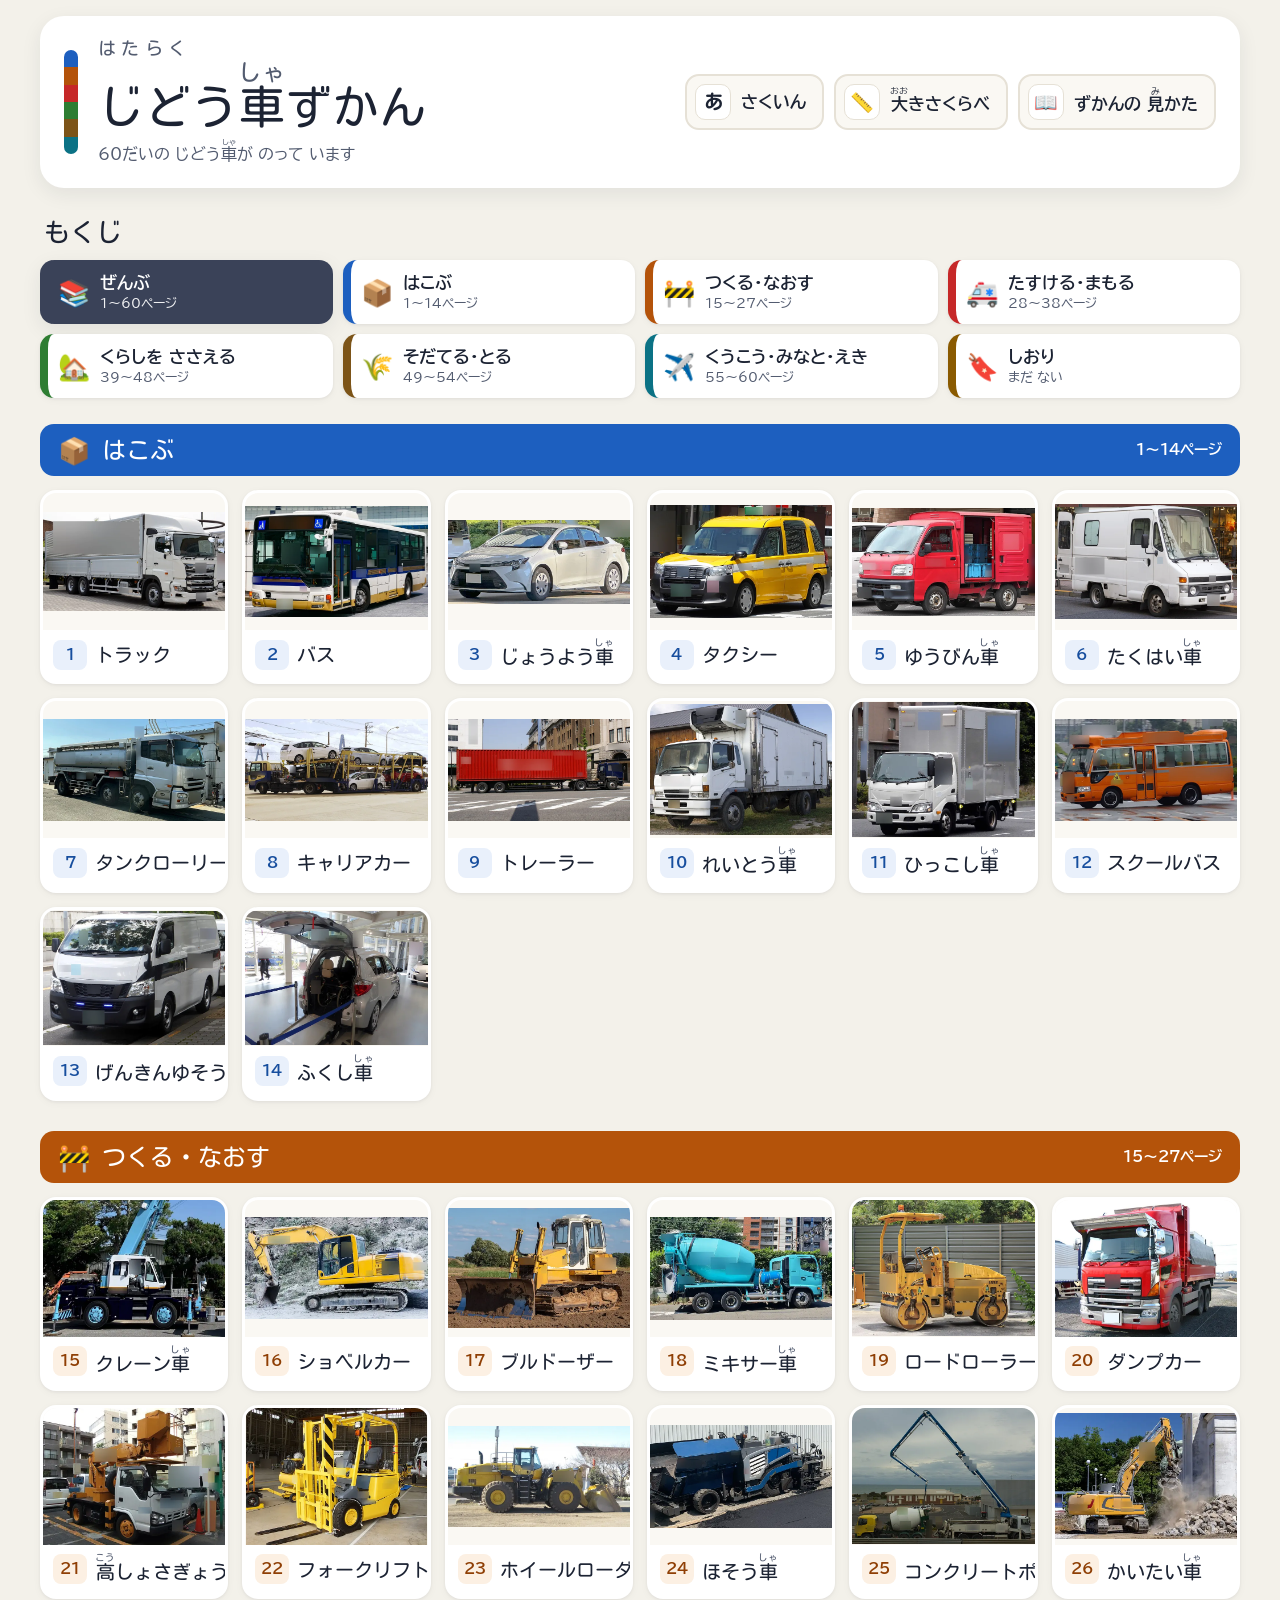
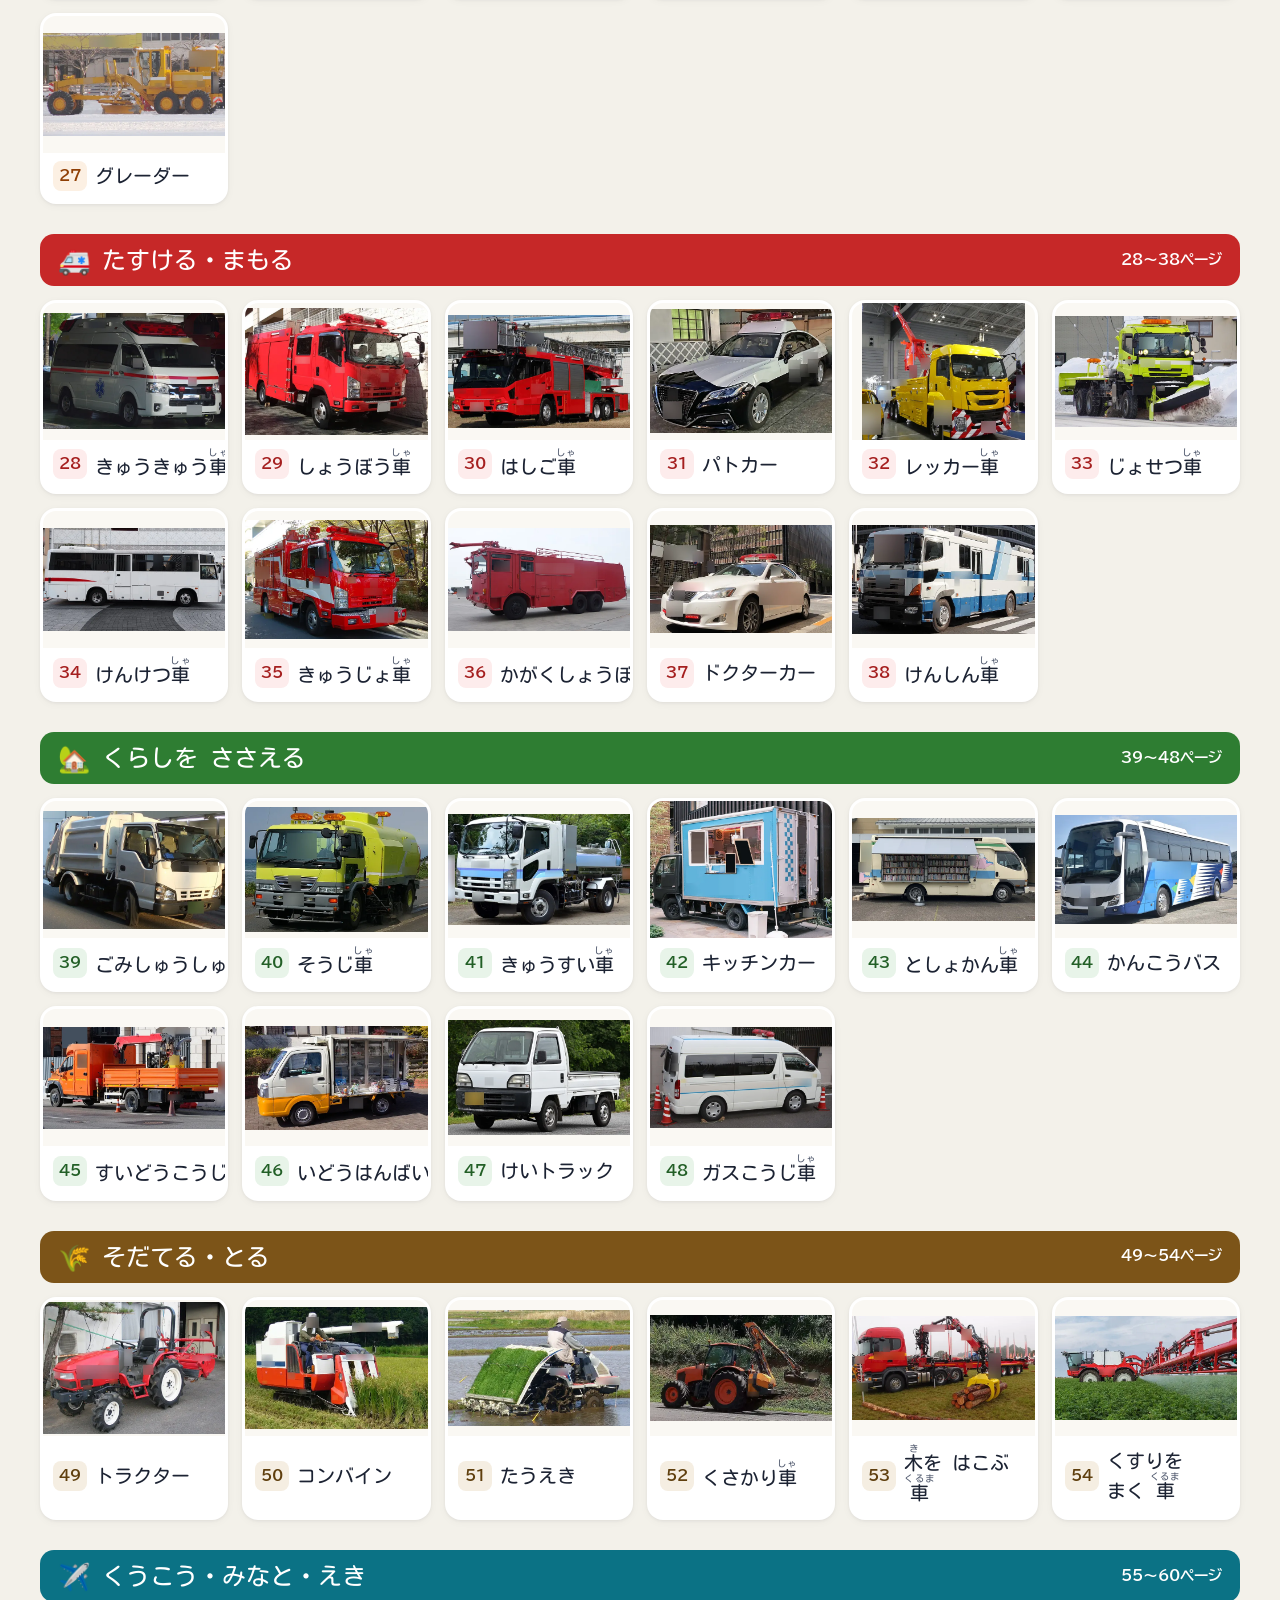
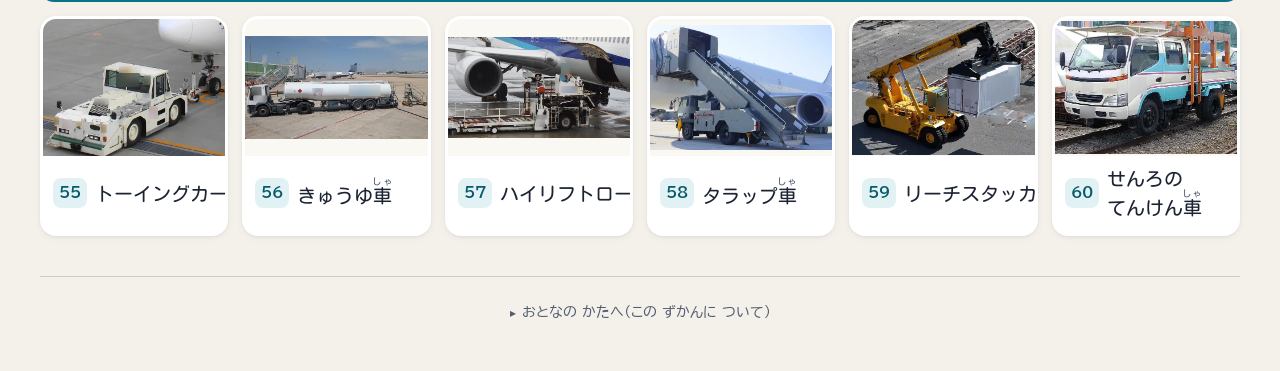
<file: index.html>
<!DOCTYPE html>
<html lang="ja">

<head>
  <meta charset="UTF-8">
  <meta name="viewport" content="width=device-width, initial-scale=1.0">
  <title>じどう車ずかん - はたらく じどう車 60だい</title>
  <meta name="description" content="小学1年生 国語「じどう車くらべ」「じどう車ずかんを つくろう」で つかう、はたらく じどう車の ずかん。60だいの 写真と 見出しの ついた せつめいを よんで、しごとと つくりを じぶんで 見つける ための ずかんです。">
  <meta property="og:type" content="website">
  <meta property="og:site_name" content="GIGA school">
  <meta property="og:locale" content="ja_JP">
  <meta property="og:title" content="じどう車ずかん - はたらく じどう車 60だい">
  <meta property="og:description" content="小学1年生 国語「じどう車くらべ」「じどう車ずかんを つくろう」で つかう、はたらく じどう車の ずかん。60だいの 写真と 見出しの ついた せつめいを よんで、しごとと つくりを じぶんで 見つける ための ずかんです。">
  <meta property="og:url" content="https://jidosha-zukan.giga-school.com/">
  <meta property="og:image" content="https://giga-school.com/assets/og.png">
  <meta property="og:image:width" content="1200">
  <meta property="og:image:height" content="630">
  <meta property="og:image:alt" content="GIGA school｜学校で使える Web アプリ">
  <meta name="twitter:card" content="summary_large_image">
  <link rel="icon" type="image/svg+xml"
    href="data:image/svg+xml,%3Csvg xmlns='http://www.w3.org/2000/svg' viewBox='0 0 100 100'%3E%3Ctext y='.9em' font-size='90'%3E%F0%9F%9A%9A%3C/text%3E%3C/svg%3E">
  <!-- 書体は自分のところから配る（生成物。node tools/fonts/build-fonts.mjs で作り直す）。
       ここに Google Fonts への link を戻さないこと。学校のフィルタが
       塞ぐと書体が当たらず、塞ぎ方によっては画面そのものが出ない。 -->
  <link rel="stylesheet" href="./fonts.css" />
  <link rel="stylesheet" href="index.css">
  <link rel="stylesheet" href="hon.css">
  <link rel="stylesheet" href="kansatsu.css">
  <link rel="stylesheet" href="car3d.css">
</head>

<body>
  <a class="skip-link" href="#main">ほんぶんへ すすむ</a>

  <!-- ============ ずかんの 中の ページで 出す ほそい バー ============
       もくじ（#/）では 出さない。ほかの ページでは「もくじに もどる」と、
       車の ページでは「しおり」を 出す。 -->
  <div class="topbar" id="topbar" hidden>
    <a class="btn btn--nav" id="btn-back" href="#/"><span aria-hidden="true">←</span> もくじ</a>
    <p class="topbar__where" id="topbar-where"></p>
    <button class="btn btn--shiori" id="btn-shiori" type="button" aria-pressed="false" hidden>
      <span class="btn--shiori__ico" aria-hidden="true">🔖</span><span class="btn--shiori__text">しおりを はさむ</span>
    </button>
  </div>

  <main id="main">

    <!-- ==================== ひょうし と もくじ（#/） ==================== -->
    <section class="view" id="view-mokuji">
      <header class="cover">
        <div class="cover__spine" aria-hidden="true"><i></i><i></i><i></i><i></i><i></i><i></i></div>
        <div class="cover__text">
          <p class="cover__kicker">はたらく</p>
          <h1 class="cover__title">じどう<ruby>車<rt>しゃ</rt></ruby>ずかん</h1>
          <p class="cover__sub">60だいの じどう<ruby>車<rt>しゃ</rt></ruby>が のって います</p>
        </div>
        <nav class="cover__nav" aria-label="ずかんの とくべつな ページ">
          <a class="booklink" href="#/sakuin"><span class="booklink__ico" aria-hidden="true">あ</span><span>さくいん</span></a>
          <a class="booklink" href="#/kurabe"><span class="booklink__ico" aria-hidden="true">📏</span><span><ruby>大<rt>おお</rt></ruby>きさくらべ</span></a>
          <a class="booklink" href="#/mikata"><span class="booklink__ico" aria-hidden="true">📖</span><span>ずかんの <ruby>見<rt>み</rt></ruby>かた</span></a>
        </nav>
      </header>

      <h2 class="mokuji__h" id="mokuji-h">もくじ</h2>
      <!-- しごとの なかま（しょう）の つめ。中身は app.js の renderTabs() -->
      <nav class="tabs" id="tabs" aria-labelledby="mokuji-h"></nav>

      <div class="grid" id="grid"></div>
      <p class="empty" id="empty" hidden>
        まだ しおりを はさんだ ページが ありません。<br>
        <ruby>車<rt>くるま</rt></ruby>の ページの <ruby>上<rt>うえ</rt></ruby>に ある「🔖 しおりを はさむ」を おすと、ここに あつまります。
      </p>
    </section>

    <!-- ==================== 車の ページ（#/car/<id>。中身は hon.js） ==================== -->
    <section class="view" id="view-page" hidden></section>

    <!-- ==================== さくいん（#/sakuin） ==================== -->
    <section class="view" id="view-sakuin" hidden></section>

    <!-- ==================== ずかんの 見かた（#/mikata） ==================== -->
    <section class="view" id="view-mikata" hidden></section>

    <!-- ==================== 大きさくらべ（#/kurabe） ==================== -->
    <section class="view" id="view-compare" hidden></section>

    <!-- ============ くわしく 見る（ぜんがめん。#/kansatsu/<id>） ============ -->
    <section class="view" id="view-kansatsu" hidden></section>

  </main>

  <!-- 子どもには いらない ことは、ここに 小さく まとめる -->
  <footer class="site-footer">
    <details class="otona">
      <summary>おとなの かたへ（この ずかんに ついて）</summary>
      <div class="otona__body">
        <p>
          小学1年生 国語「じどう車くらべ」「じどう車ずかんを つくろう」で、
          図書室の 図鑑の かわりに 読む ための ずかんです。
          文は 教科書の 型（「〜しごとを して います」「その ために」）では 書いて いません。
          どれが しごとで どれが つくりかを、子どもが 読んで 見つける ためです。
        </p>
        <p>
          文は、消防・警察・自治体・メーカー などの 公式の 資料で しらべて 新しく 書き、
          べつの 人が もう いちど たしかめて います。資料は 各ページの いちばん 下に あります。
          イラストと 3Dは この サイトで 作りました。
          写真は 使って よいと きめられた 本物の 写真です（<a href="credits.html">写真の 出典</a>）。
        </p>
      </div>
    </details>
    <!-- ⚠️ 行き先の リンクを 手で 書かない こと。中身は 正本の 部品
         standards/web/giga-app-links.js（配布物 web/giga-app-links.js）が
         この 中に 出す。文言も 並びも 行き先も、あちらで 決まって いる。
         ここに 手で 書くと、次に 文言が 変わった ときに 42 本ぶんの
         直し忘れが 起きる。

         ⚠️ <div> にしないこと。そこで 改行が 入って、1 行に 収まらなく なる。

         ⚠️ data-links で「つかいかた」を 外して ある。この アプリには まだ
            docs/manual/ が 無く、既定の まま 出すと 行き止まりの リンクに なる。
            マニュアルを 書いたら、この 属性ごと 消す こと。 -->
    <p class="site-footer__links"><span data-giga-links data-links="terms,privacy"></span></p>
  </footer>

  <!-- 利用規約・プライバシーへの 行き先を、上の <span data-giga-links> に 出す。 -->
  <script src="web/giga-app-links.js" defer></script>

  <script src="car-art.js"></script>
  <script src="cars-data.js"></script>
  <script src="photo-credits.js"></script>
  <script src="parts-data.js"></script>
  <!-- 車の ページ（hon-data.js が 中身、hon.js が 画面） -->
  <script src="hon-data.js"></script>
  <script src="hon.js"></script>
  <script src="kansatsu-common.js"></script>
  <script src="kansatsu.js"></script>
  <script src="kansatsu3d.js"></script>

  <!-- 3Dモデル（つかえる 端末だけ 読みこむ。だめでも イラストで そのまま 動きます）

       car3d.js は three.js を いっしょに つれて くるので、ふたつで 1MB を こえます。
       3Dを つかうのは「くわしく 見る」だけなので、そこを ひらいた ときに
       はじめて 読みこみます（app.js が window.jzLoad3d() を よぶ）。 -->
  <script type="module">
    var loading = null;
    window.jzLoad3d = function () {
      if (loading) { return loading; }                /* 読みこみは 1かいだけ */
      loading = import('./car3d.js').then(function (m) {
        window.jz3d = { createViewer: m.createViewer, MODEL3D: m.MODEL3D };
        window.dispatchEvent(new CustomEvent('jz3d-ready'));
      }).catch(function () { /* 3Dなしで つづける */ });
      return loading;
    };
    /* app.js より さきに この module が 走るとは かぎらないので、
       app.js が よびそこねた ぶんを ここで ひろう */
    if (window.jzNeeds3d) { window.jzLoad3d(); }
  </script>

  <script src="app.js"></script>
</body>

</html>
</file>
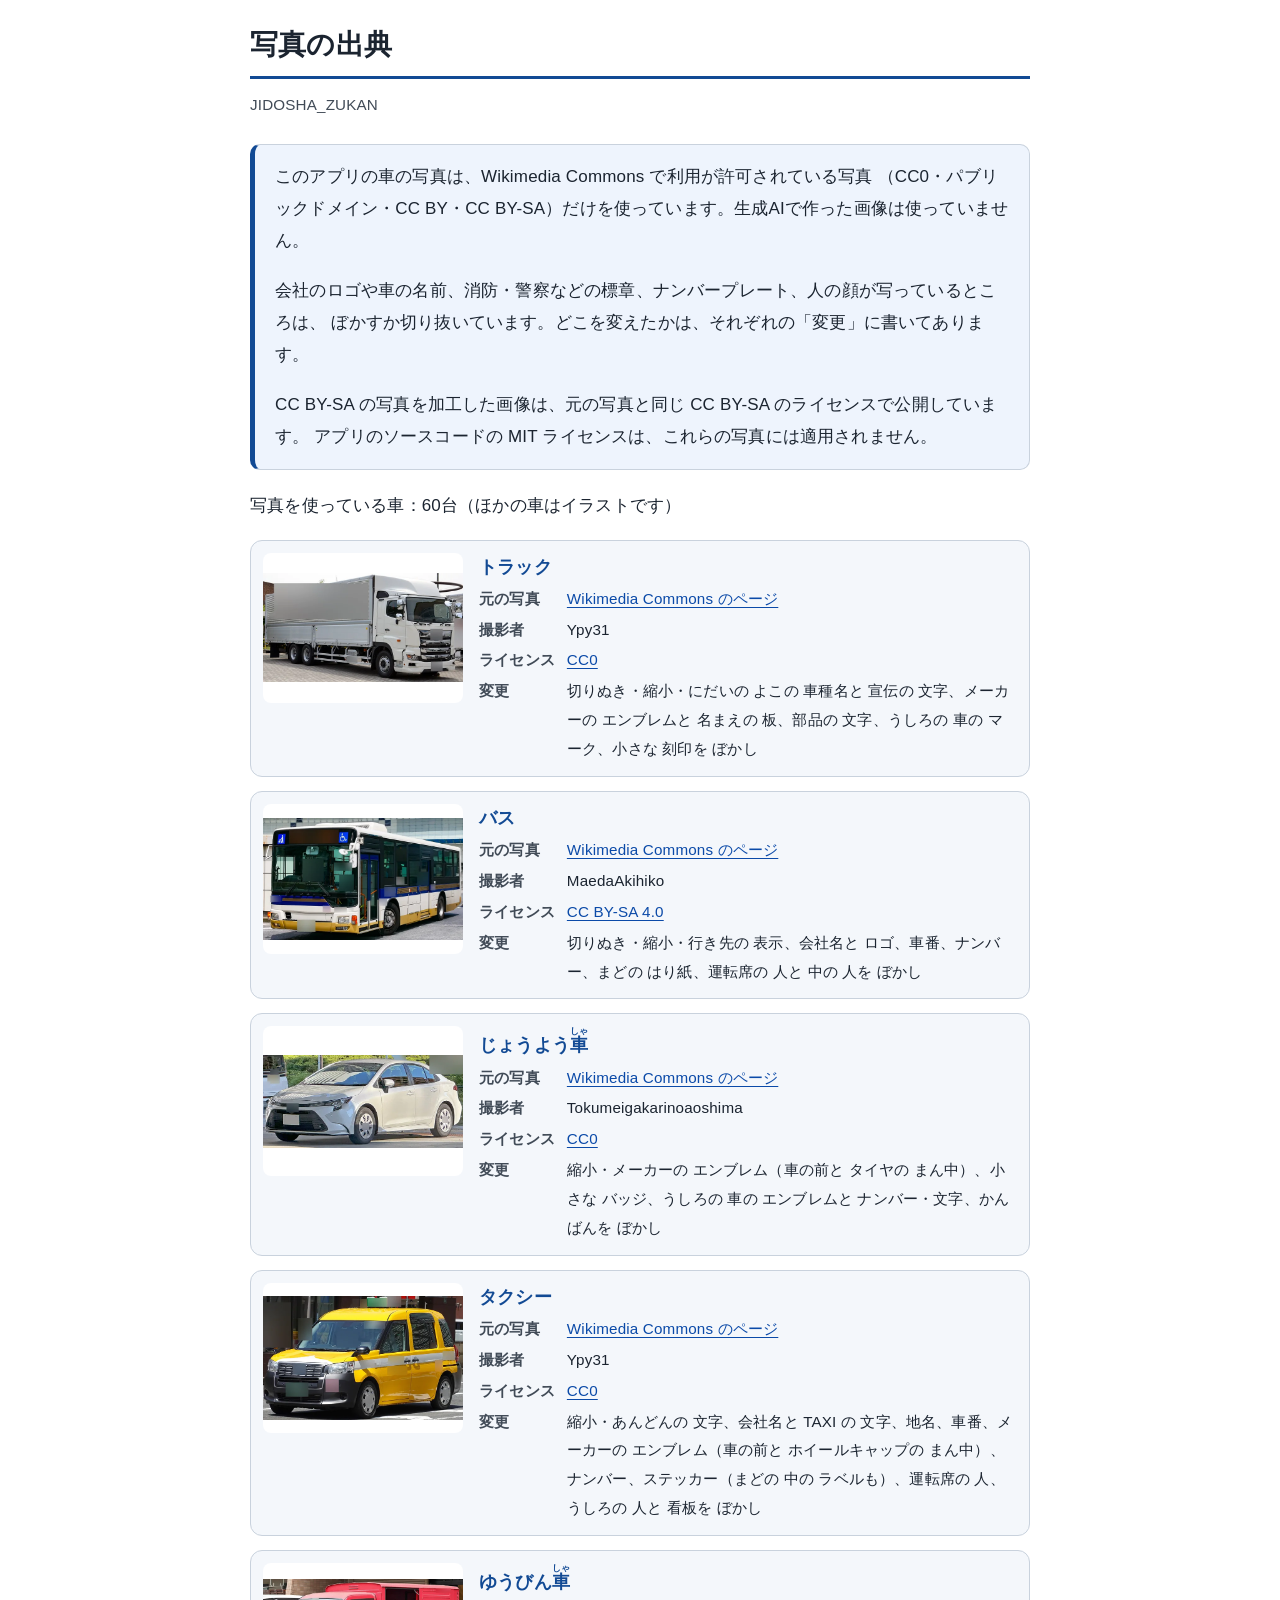
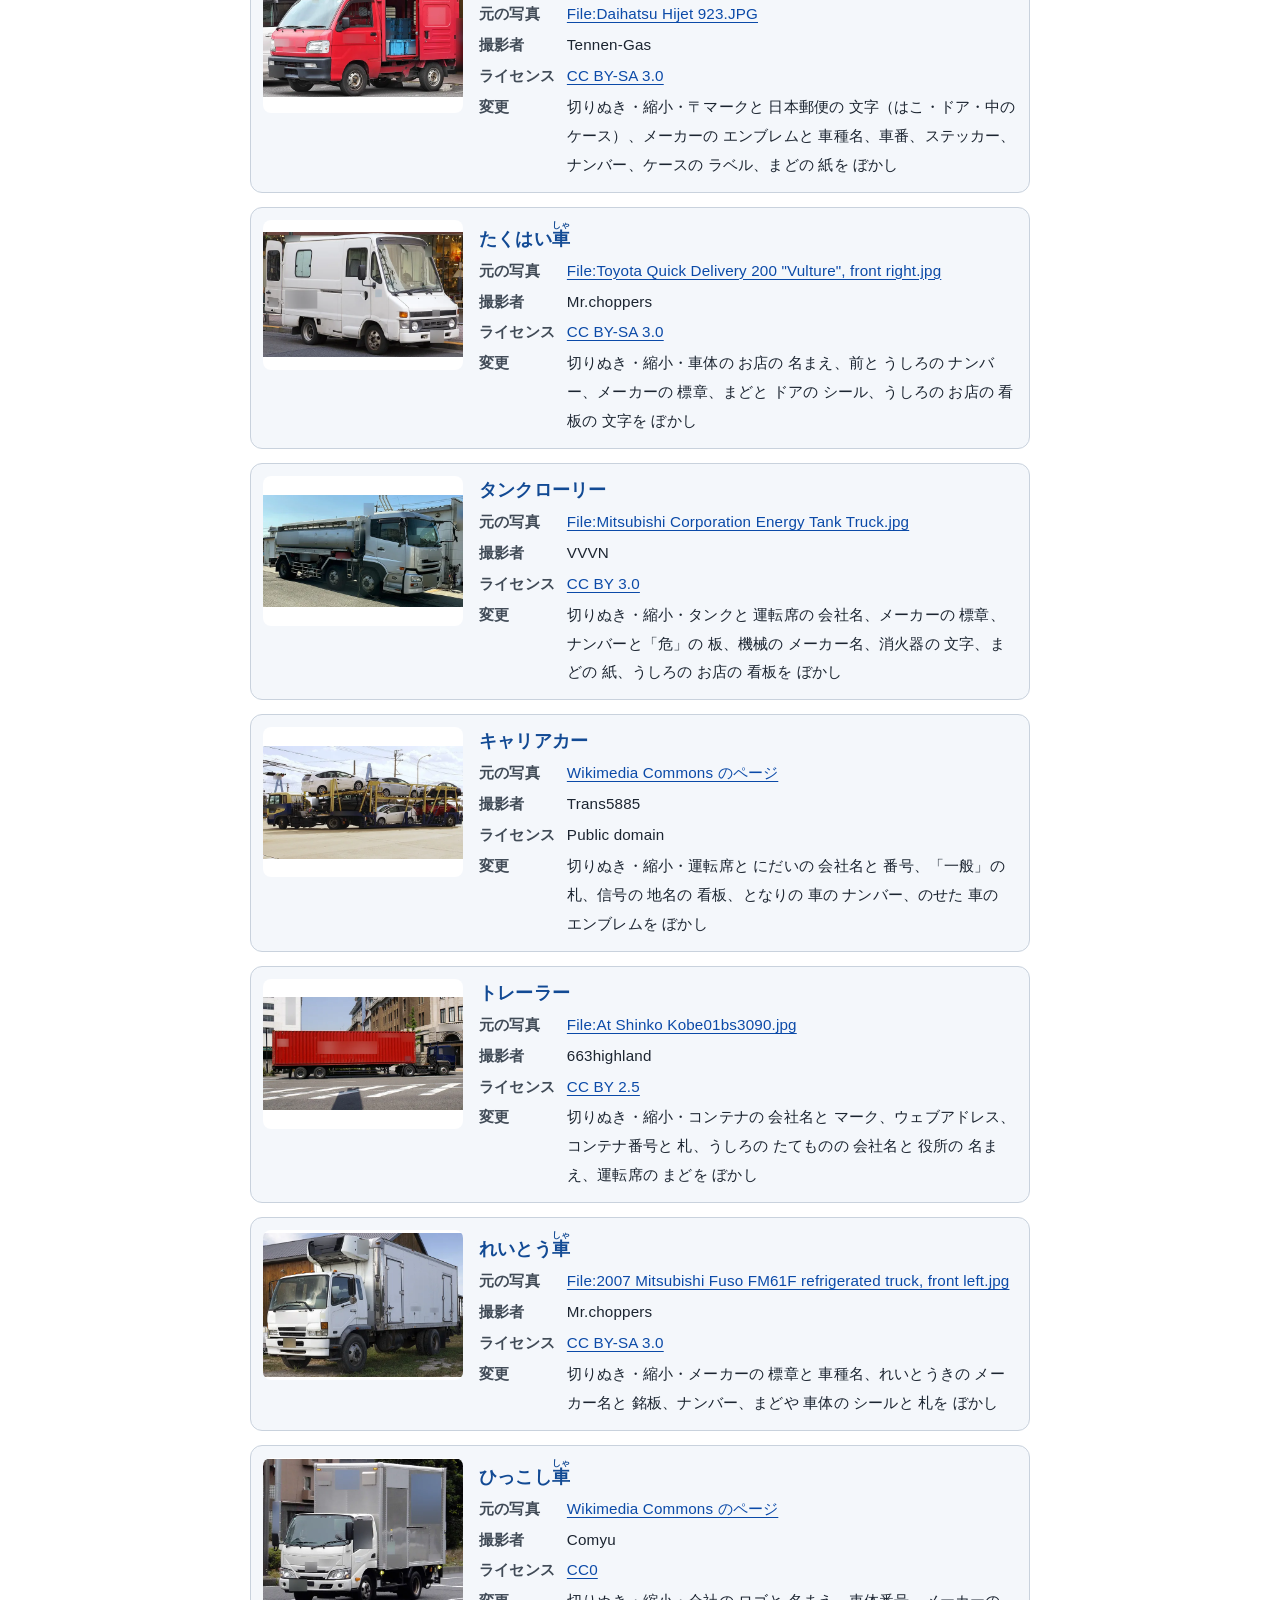
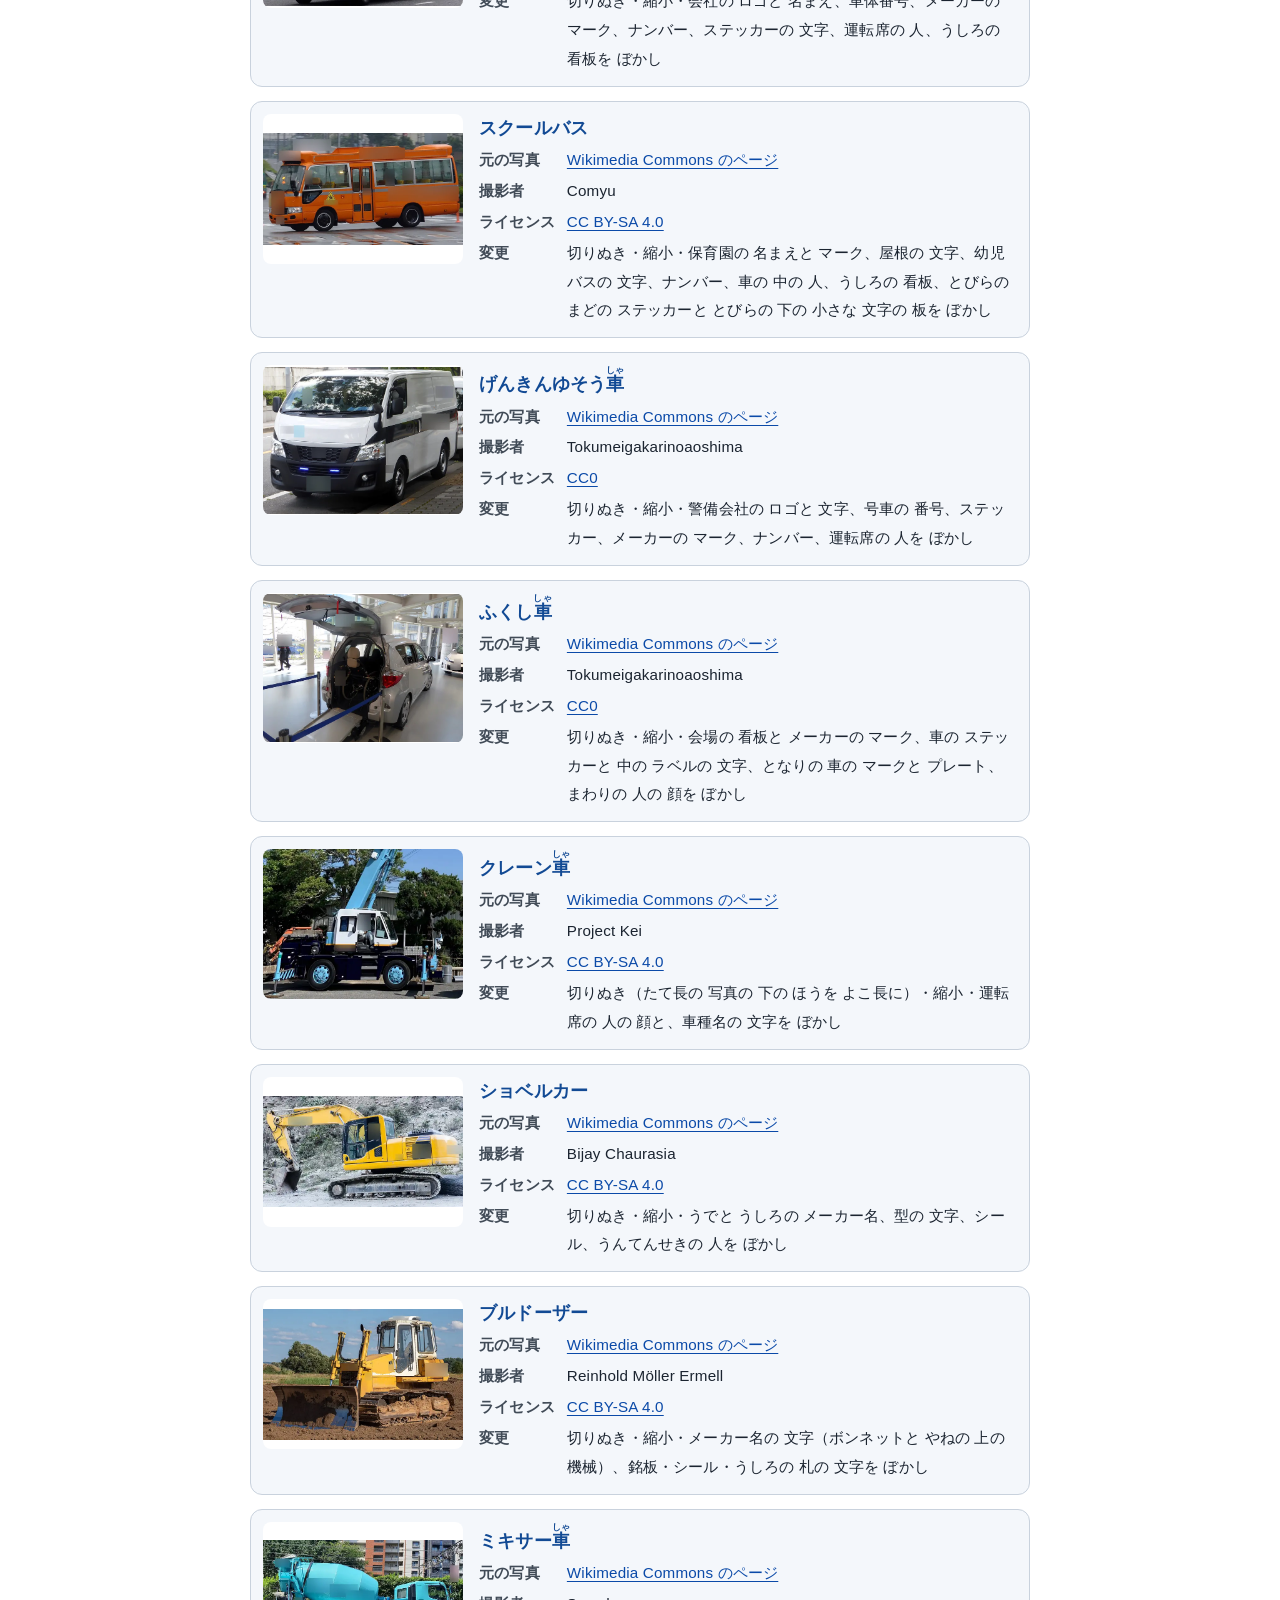
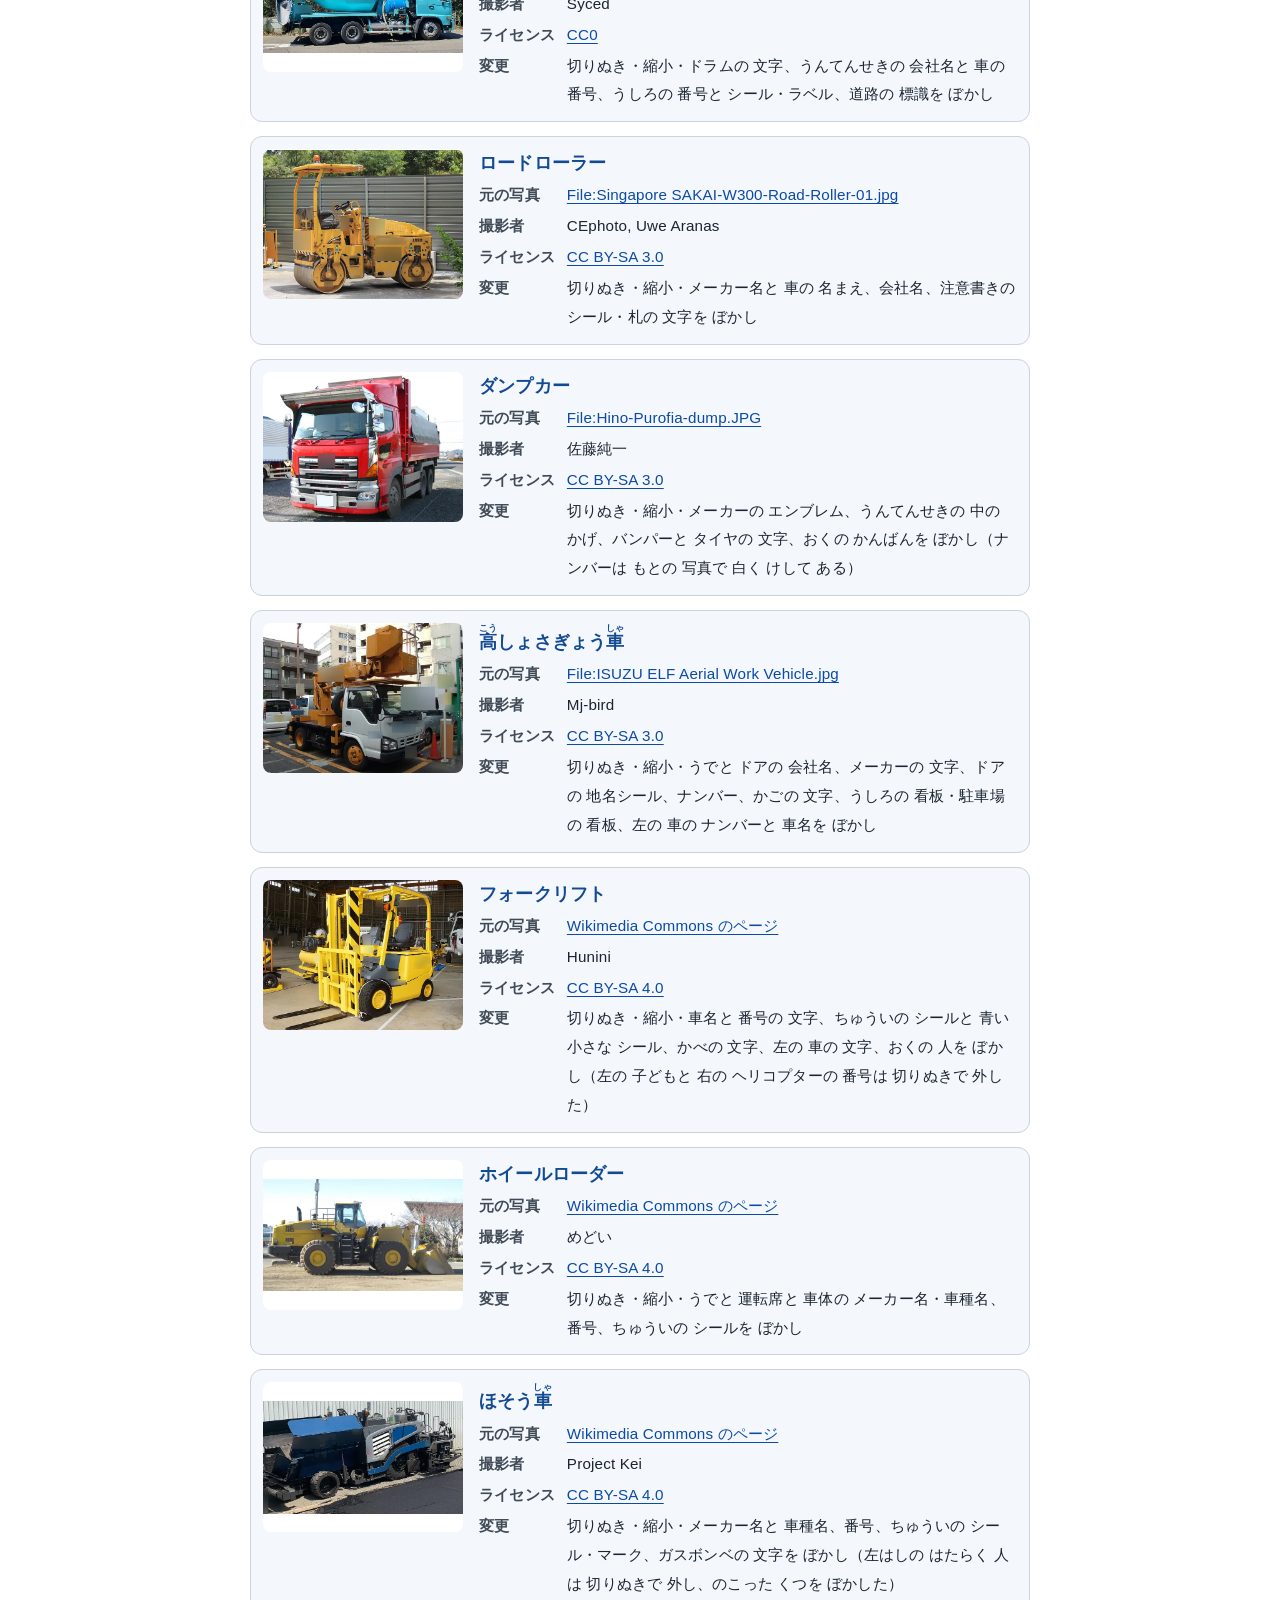
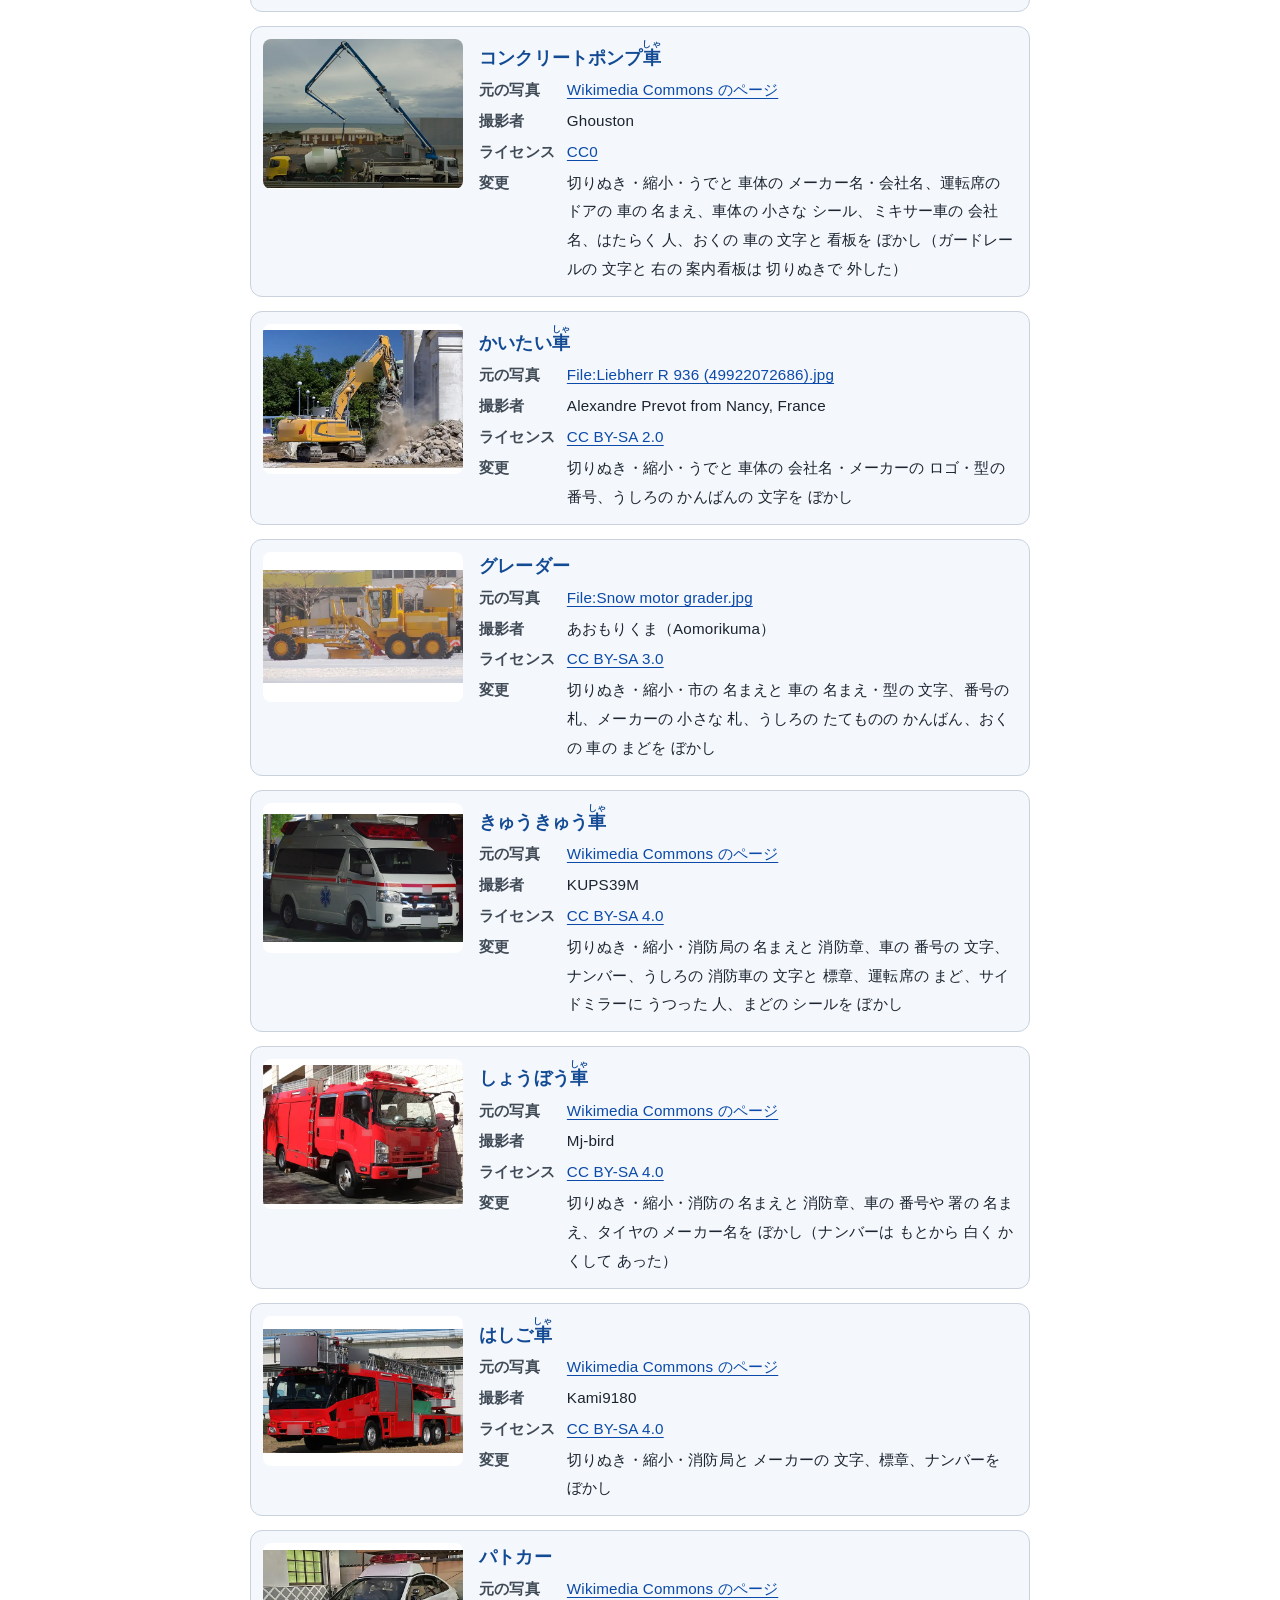
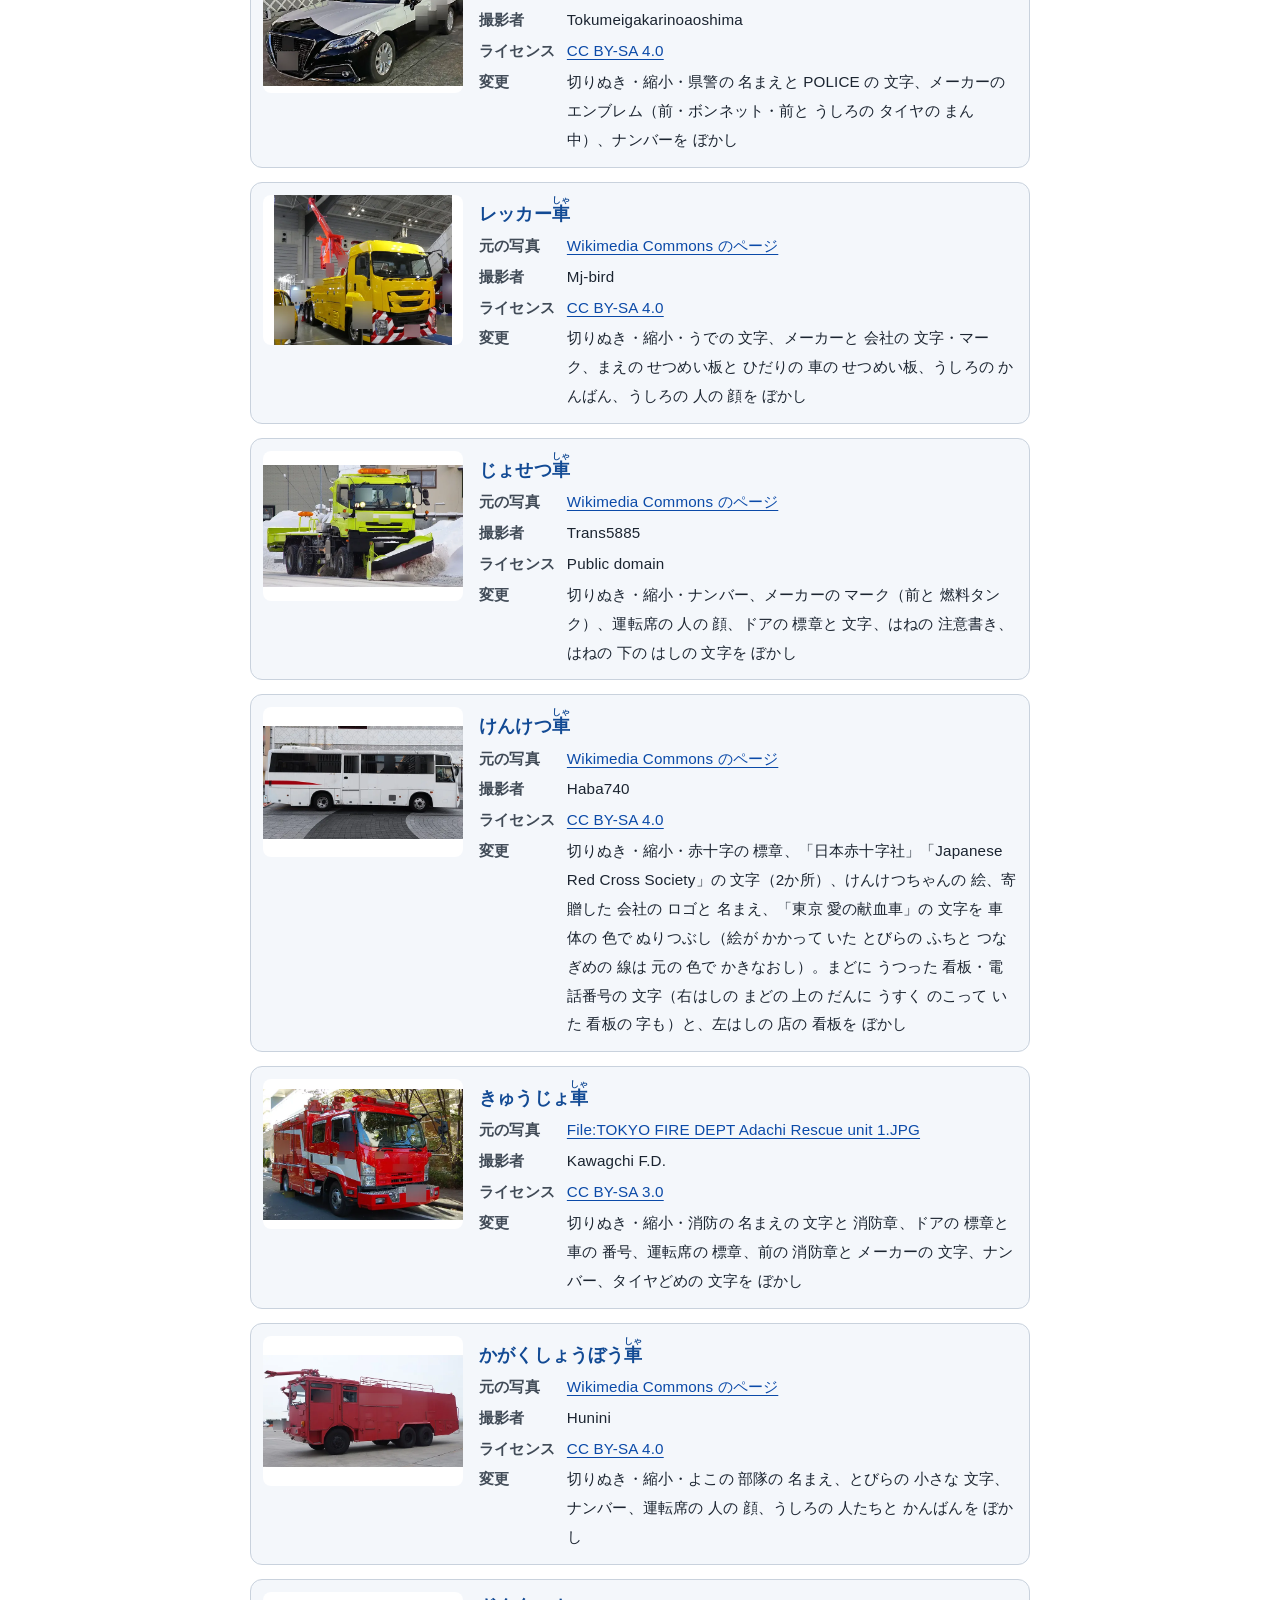
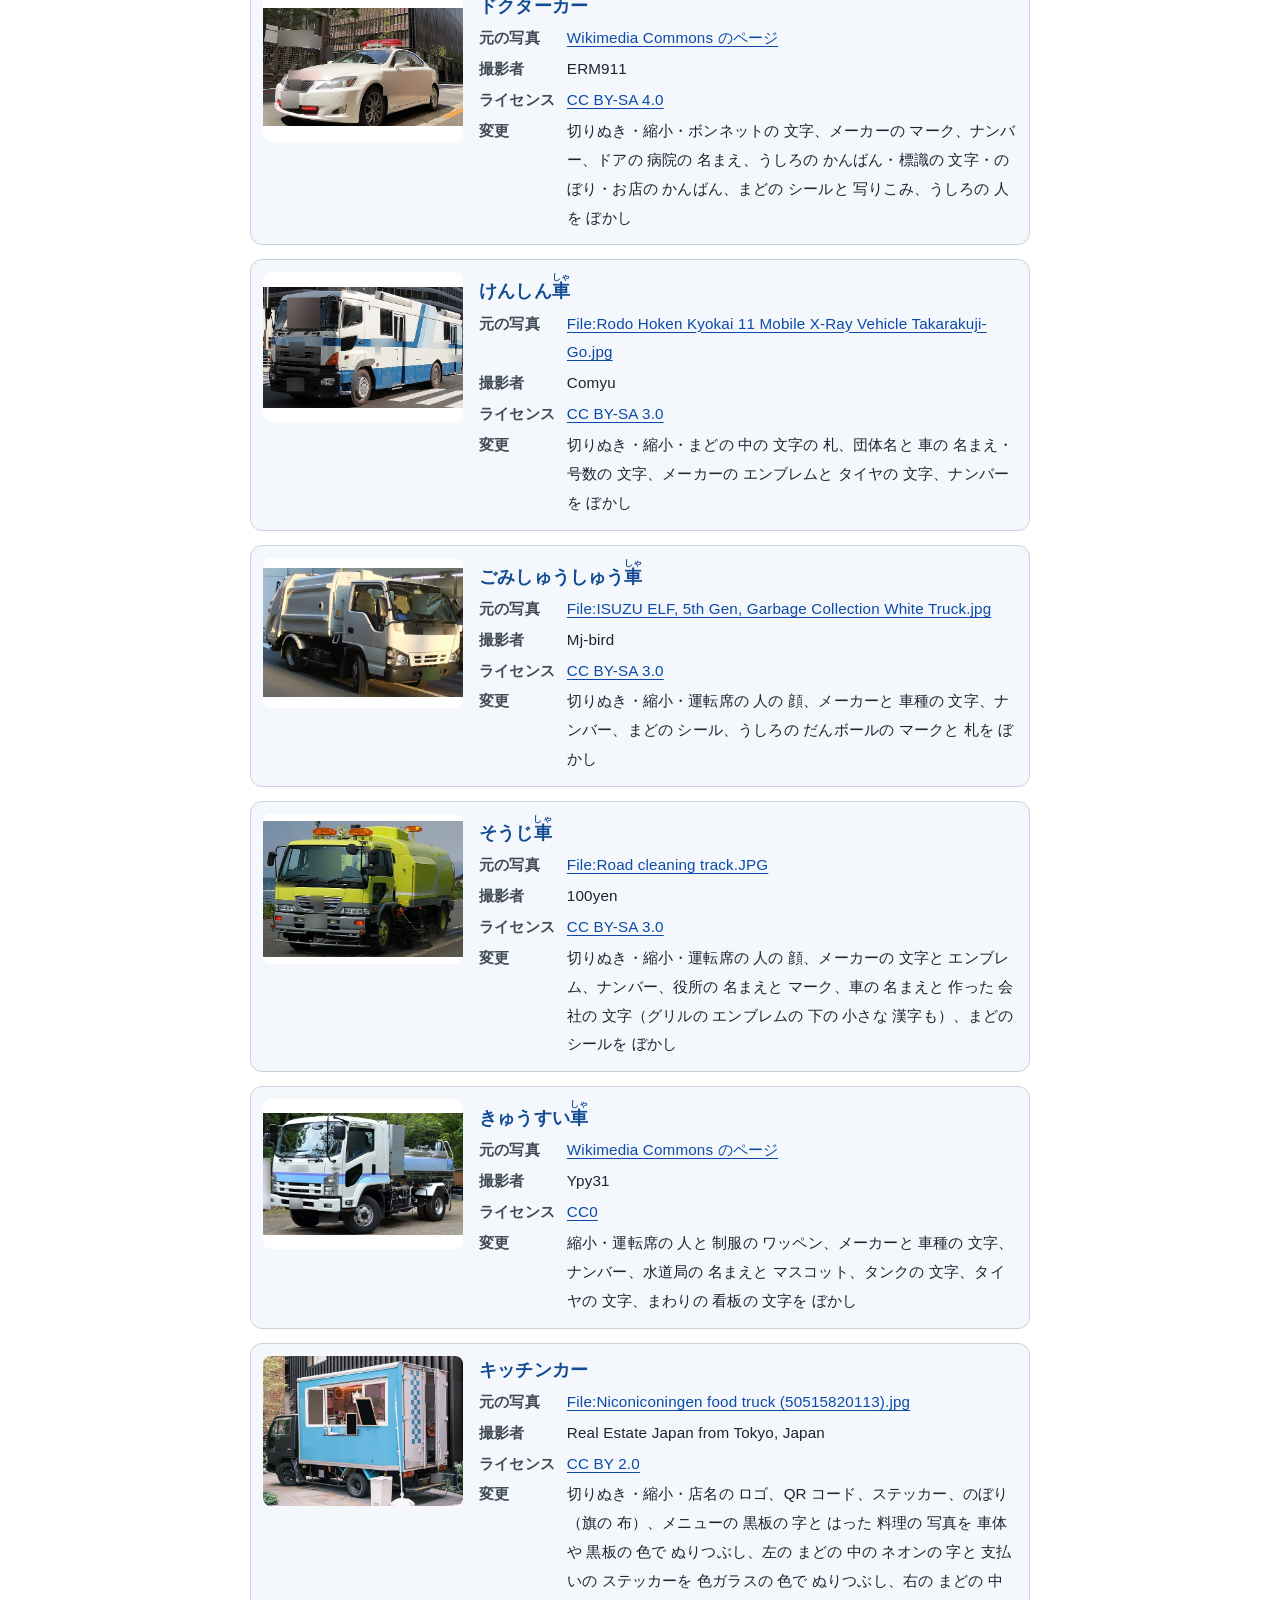
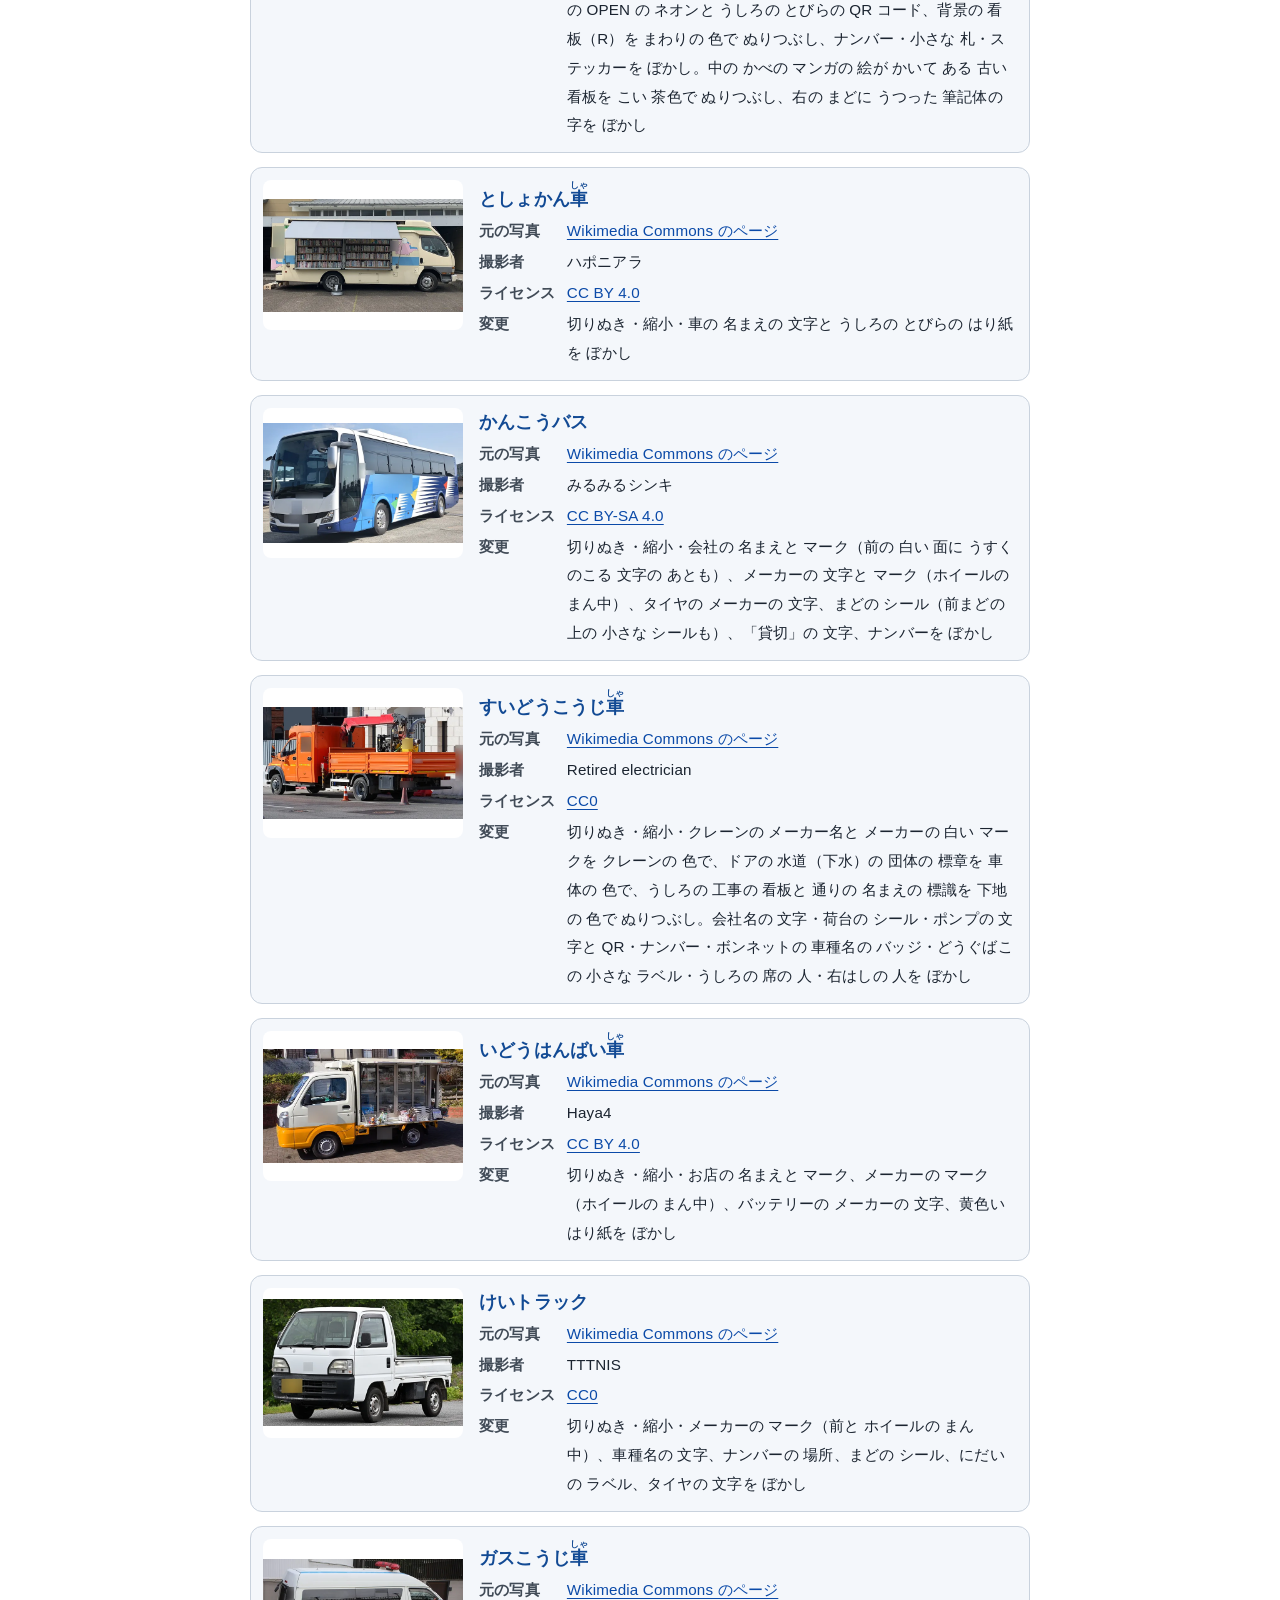
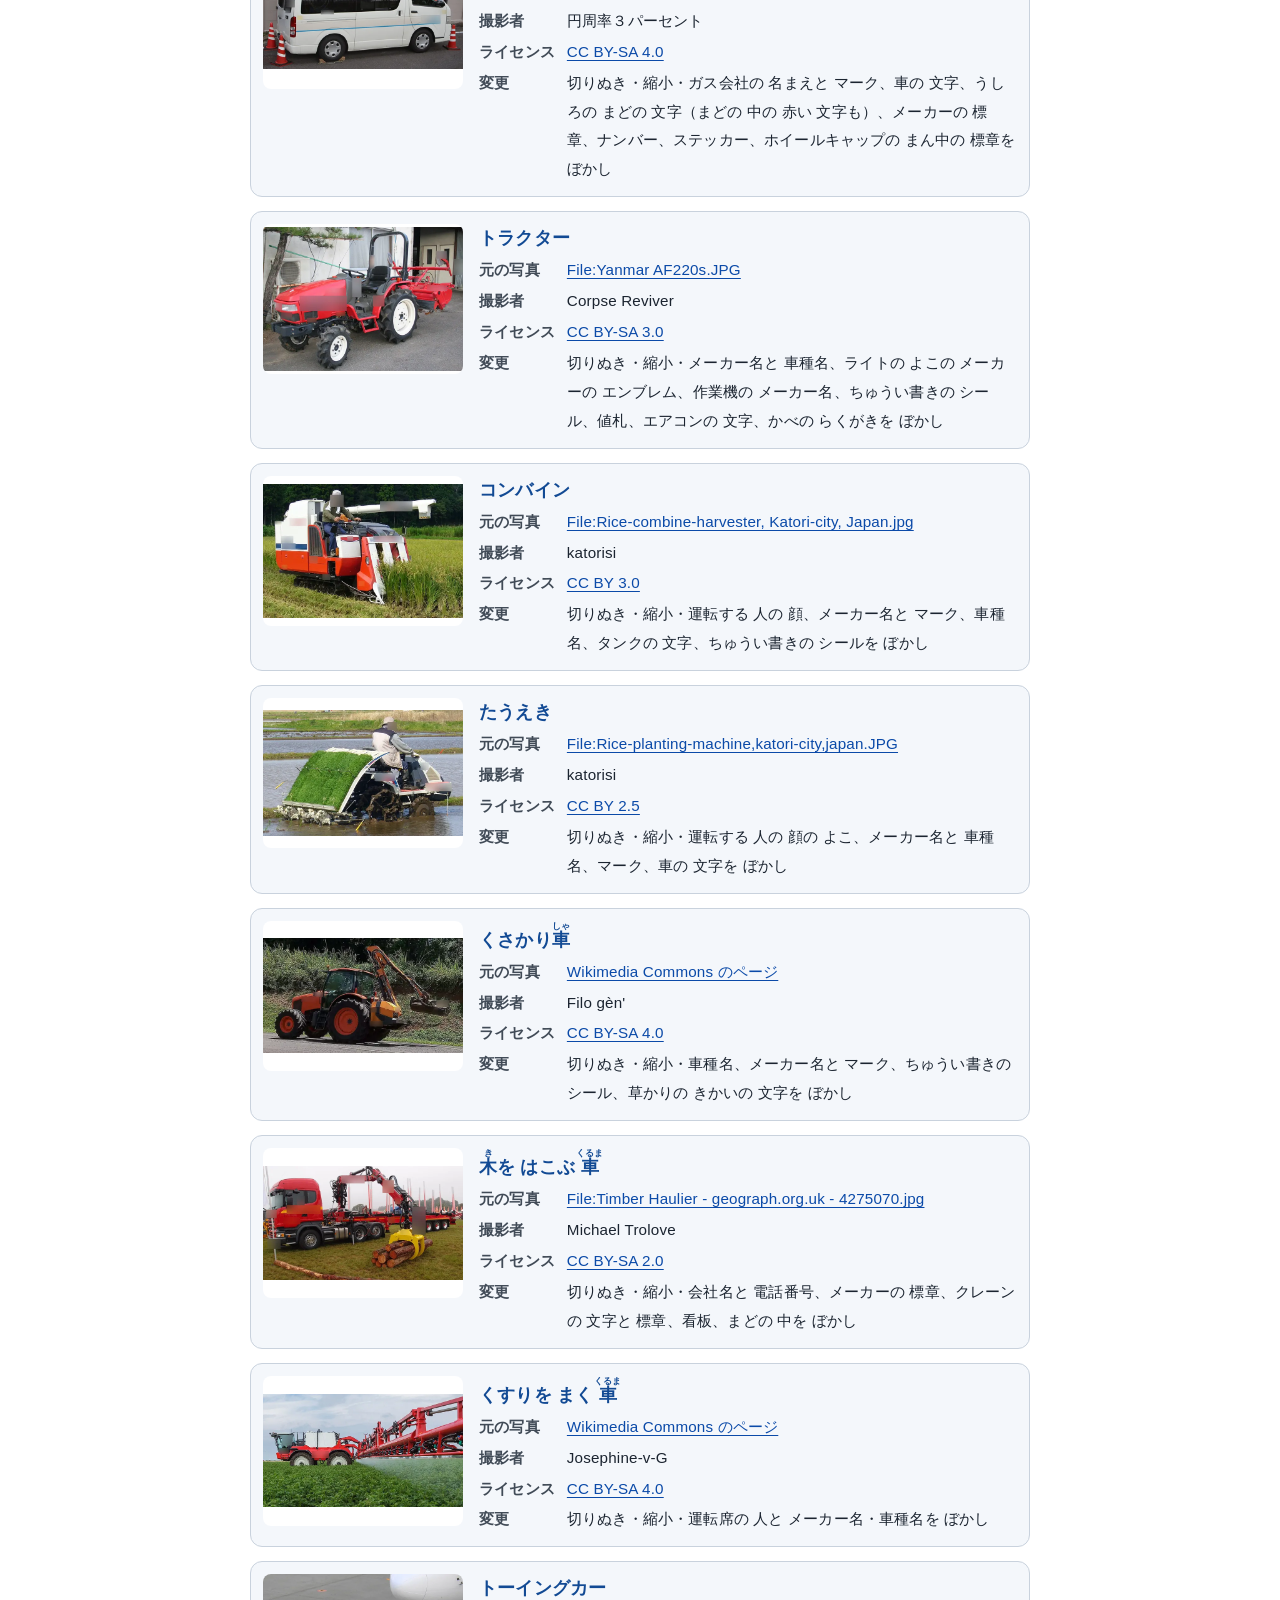
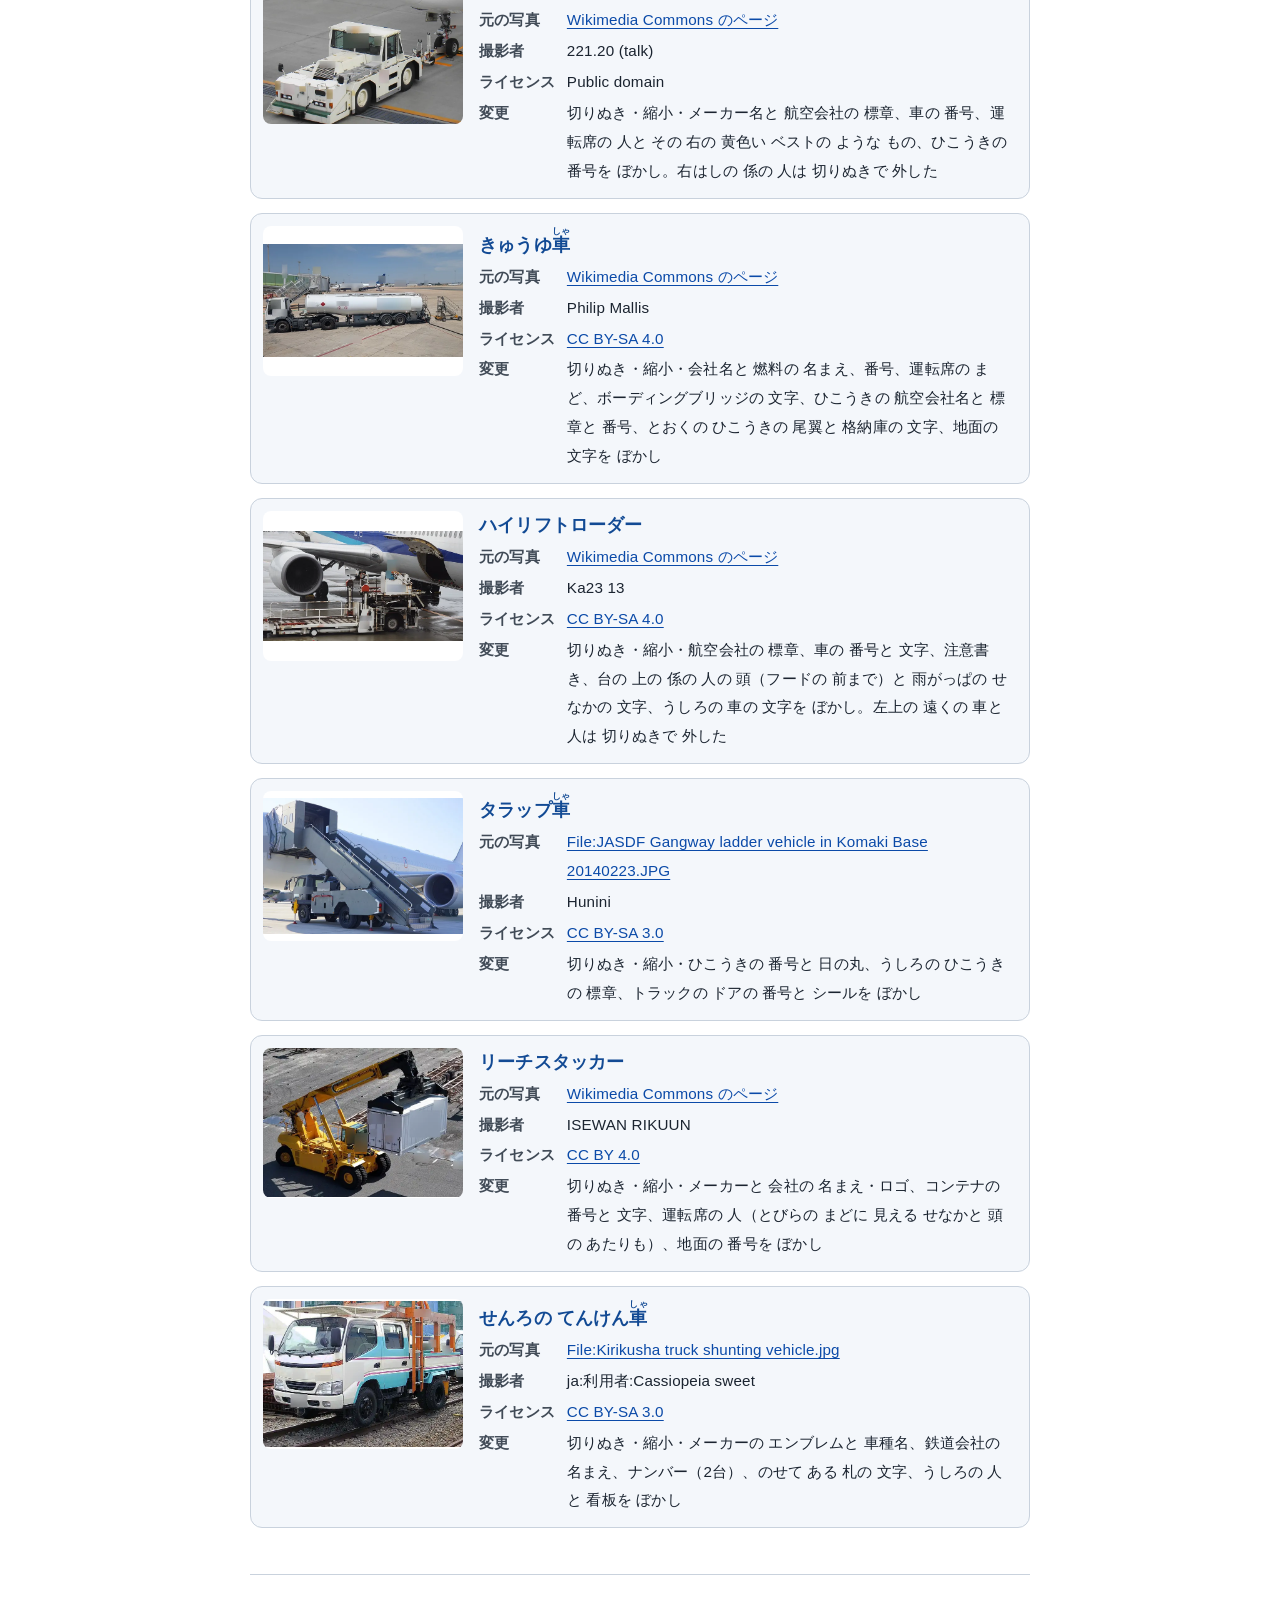
<file: credits.html>
<!DOCTYPE html>
<html lang="ja">

<head>
  <meta charset="UTF-8">
  <meta name="viewport" content="width=device-width, initial-scale=1.0, viewport-fit=cover">
  <title>写真の出典｜JIDOSHA_ZUKAN</title>
  <meta name="description" content="JIDOSHA_ZUKAN で使っている車の写真の、撮影者・ライセンス・元のページの一覧です。">
  <meta name="theme-color" content="#124a94">
  <link rel="canonical" href="https://jidosha-zukan.giga-school.com/credits.html">
  <style>
    :root {
      color-scheme: light dark;
      --bg: #ffffff; --surface: #f4f7fb; --surface-strong: #e8eefa;
      --text: #1b2430; --text-muted: #414b57; --accent: #124a94;
      --link: #0b4aa8; --link-visited: #5e3590; --border: #c9d2dd;
      --code-bg: #eef1f5; --callout-bg: #eef4fd;
    }
    @media (prefers-color-scheme: dark) {
      :root {
        --bg: #14171b; --surface: #1e232a; --surface-strong: #262d36;
        --text: #e8ebef; --text-muted: #aab3bd; --accent: #8ab4f8;
        --link: #9cc3fb; --link-visited: #d3b6f5; --border: #3a424c;
        --code-bg: #262d36; --callout-bg: #1c2530;
      }
    }
    * { box-sizing: border-box; }
    body {
      font-family: "Hiragino Sans", "Hiragino Kaku Gothic ProN", "Noto Sans JP",
        "Yu Gothic UI", "Meiryo", -apple-system, "Segoe UI", sans-serif;
      font-size: 1.0625rem; line-height: 1.9; letter-spacing: .01em;
      max-width: 820px; margin: 0 auto; padding: 24px 20px 48px;
      color: var(--text); background: var(--bg); -webkit-text-size-adjust: 100%;
    }
    a { color: var(--link); text-decoration: underline; text-underline-offset: .18em; }
    a:visited { color: var(--link-visited); }
    :focus-visible { outline: 3px solid var(--link); outline-offset: 2px; border-radius: 3px; }
    h1 { font-size: 1.75rem; line-height: 1.5; margin: 0 0 12px; padding-bottom: 10px; border-bottom: 3px solid var(--accent); }
    h2 { font-size: 1.25rem; line-height: 1.6; margin: 2.2em 0 .6em; color: var(--accent); }
    p, li { color: var(--text); }
    ul, ol { padding-left: 1.5em; }
    li { margin-bottom: .4em; }
    code { font-family: ui-monospace, SFMono-Regular, Menlo, Consolas, monospace; background: var(--code-bg); padding: 2px 6px; border-radius: 4px; font-size: .92em; overflow-wrap: anywhere; }
    .meta { font-size: .95rem; color: var(--text-muted); margin: 0 0 24px; }
    .callout { background: var(--callout-bg); border: 1px solid var(--border); border-left: 5px solid var(--accent); border-radius: 10px; padding: 16px 20px; margin: 20px 0; }
    .callout :first-child { margin-top: 0; } .callout :last-child { margin-bottom: 0; }
    .table-wrap { overflow-x: auto; margin: 16px 0; border: 1px solid var(--border); border-radius: 10px; }
    table { border-collapse: collapse; width: 100%; font-size: .98rem; }
    th, td { border-bottom: 1px solid var(--border); padding: 10px 14px; text-align: left; vertical-align: top; }
    thead th { background: var(--surface-strong); white-space: nowrap; }
    tbody tr:last-child th, tbody tr:last-child td { border-bottom: 0; }
    @media screen and (max-width: 600px) {
      .table-wrap { border: 0; border-radius: 0; overflow-x: visible; }
      table { display: block; } thead { display: none; }
      tbody, tbody tr, tbody th, tbody td { display: block; width: 100%; }
      tbody tr { border: 1px solid var(--border); border-radius: 10px; padding: 12px 14px; margin-bottom: 12px; }
      tbody th, tbody td { border-bottom: 0; padding: 0; }
      tbody th { margin-bottom: 6px; font-weight: 600; }
      td::before { content: attr(data-label); display: block; font-size: .85em; font-weight: 600; color: var(--text-muted); margin-bottom: 2px; }
    }
    .credits { list-style: none; padding: 0; }
    .credits li { display: grid; grid-template-columns: 200px 1fr; gap: 16px; align-items: start;
      border: 1px solid var(--border); border-radius: 12px; padding: 12px; margin-bottom: 14px; background: var(--surface); }
    .credits img { width: 200px; height: 150px; object-fit: contain; background: #fff; border-radius: 8px; display: block; }
    .credits h2 { margin: 0 0 4px; font-size: 1.1rem; }
    .credits dl { margin: 0; display: grid; grid-template-columns: auto 1fr; gap: 2px 12px; font-size: .95rem; }
    .credits dt { color: var(--text-muted); font-weight: 600; }
    .credits dd { margin: 0; overflow-wrap: anywhere; }
    @media (max-width: 600px) { .credits li { grid-template-columns: 1fr; } .credits img { width: 100%; height: 180px; } }
    footer { margin-top: 3em; padding-top: 16px; border-top: 1px solid var(--border); font-size: .95rem; color: var(--text-muted); }
    @media (max-width: 480px) { body { padding: 16px 14px 40px; } h1 { font-size: 1.5rem; } }
    @media print {
      :root { --bg:#fff; --surface:#fff; --surface-strong:#fff; --text:#000; --text-muted:#333; --accent:#000; --link:#000; --link-visited:#000; --border:#999; --code-bg:#fff; --callout-bg:#fff; }
      body { max-width: none; font-size: 10.5pt; }
    }
  </style>
</head>

<body>
  <main>
    <h1>写真の出典</h1>
    <p class="meta">JIDOSHA_ZUKAN</p>

    <div class="callout">
      <p>このアプリの車の写真は、Wikimedia Commons で利用が許可されている写真
        （CC0・パブリックドメイン・CC BY・CC BY-SA）だけを使っています。生成AIで作った画像は使っていません。</p>
      <p>会社のロゴや車の名前、消防・警察などの標章、ナンバープレート、人の顔が写っているところは、
        ぼかすか切り抜いています。どこを変えたかは、それぞれの「変更」に書いてあります。</p>
      <p>CC BY-SA の写真を加工した画像は、元の写真と同じ CC BY-SA のライセンスで公開しています。
        アプリのソースコードの MIT ライセンスは、これらの写真には適用されません。</p>
    </div>

    <p id="count"></p>
    <ul class="credits" id="list"></ul>
    <noscript><p>一覧を表示するには JavaScript を有効にしてください。出典は <code>photo-credits.js</code> にも書いてあります。</p></noscript>

    <footer>
      <p><a href="./">じどう車ずかんに もどる</a> ・ <a href="terms.html">利用規約</a> ・ <a href="privacy.html">プライバシーポリシー</a></p>
    </footer>
  </main>

  <script src="cars-data.js"></script>
  <script src="photo-credits.js"></script>
  <script>
    (function () {
      'use strict';
      var cars = window.carsData || [], cr = window.photoCredits || {};
      function esc(t) {
        return String(t == null ? '' : t).replace(/[&<>"]/g, function (c) {
          return { '&': '&amp;', '<': '&lt;', '>': '&gt;', '"': '&quot;' }[c];
        });
      }
      function link(href, text) {
        return href ? '<a href="' + esc(href) + '" target="_blank" rel="noopener noreferrer">' + esc(text) + '</a>' : esc(text);
      }
      function needTitle(lic) {
        var m = /CC BY(?:-SA)? (\d(?:\.\d)?)/.exec(lic || '');
        return !!m && parseFloat(m[1]) < 4;
      }
      var rows = cars.filter(function (c) { return c.photo && cr[c.id]; }).map(function (c) {
        var p = cr[c.id];
        return '<li><img src="' + esc(c.photo) + '" alt="" loading="lazy" decoding="async">' +
          '<div><h2>' + c.name + '</h2><dl>' +
          /* 題名の表示は CC BY / BY-SA の 3.0 以前だけが条件にしている。それ以外は、
             ファイル名に会社名や施設名が入っていることがあるので、題名は出さずリンクだけにする */
          '<dt>元の写真</dt><dd>' + link(p.source, needTitle(p.license) ? p.title : 'Wikimedia Commons のページ') + '</dd>' +
          '<dt>撮影者</dt><dd>' + esc(p.author) + '</dd>' +
          '<dt>ライセンス</dt><dd>' + link(p.licenseUrl, p.license) + '</dd>' +
          '<dt>変更</dt><dd>' + esc(p.changes || 'なし') + '</dd>' +
          '</dl></div></li>';
      });
      document.getElementById('list').innerHTML = rows.join('');
      document.getElementById('count').textContent =
        '写真を使っている車：' + rows.length + '台（ほかの車はイラストです）';
    })();
  </script>
</body>

</html>
</file>
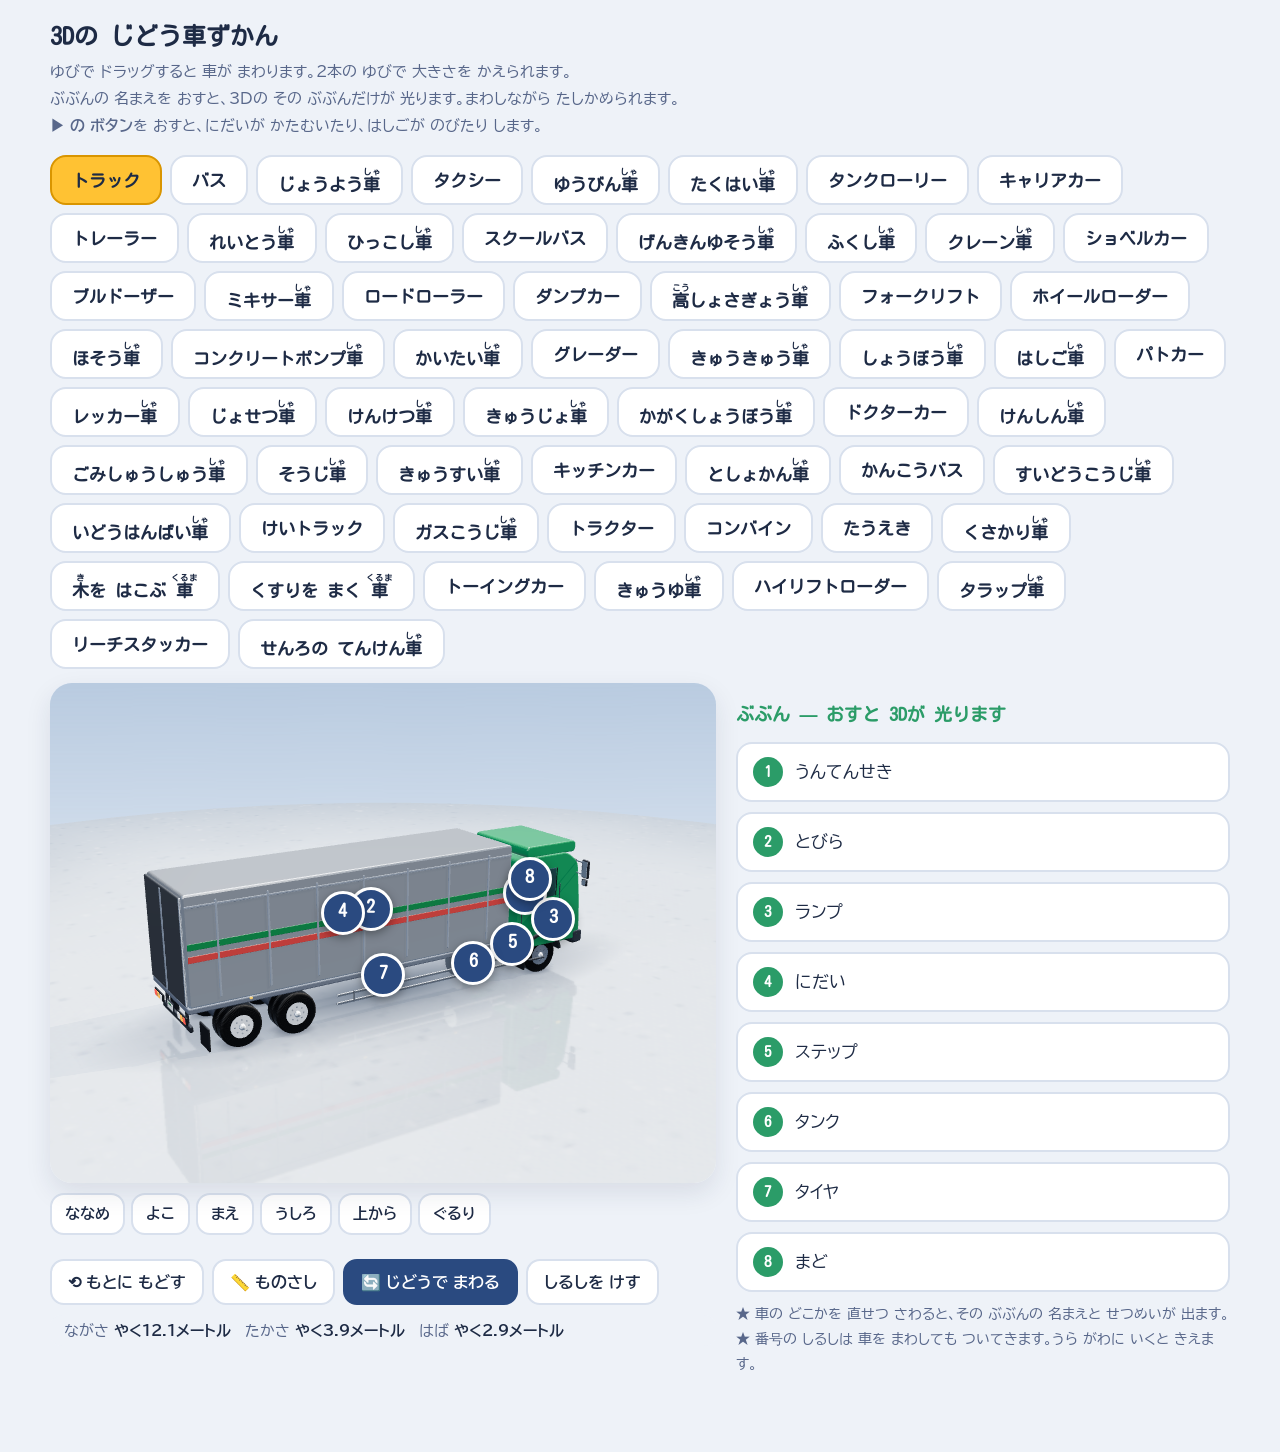
<file: demo3d.html>
<!DOCTYPE html>
<html lang="ja">

<head>
  <meta charset="UTF-8">
  <meta name="viewport" content="width=device-width, initial-scale=1.0, viewport-fit=cover">
  <!-- 書体は自分のところから配る（生成物。node tools/fonts/build-fonts.mjs で作り直す）。
       ここに Google Fonts への link を戻さないこと。 -->
  <link rel="stylesheet" href="./fonts.css">
  <title>3Dの じどう車ずかん（ためしに つくった もの）</title>
  <link rel="stylesheet" href="car3d.css">
  <style>
    body { margin: 0; background: #eef2f8; }
    .wrap { max-width: 1180px; margin: 0 auto; padding: 18px 16px 60px; }
    h1 { font: 700 24px/1.5 'Kosugi Maru', sans-serif; color: #1e2b45; margin: 0 0 4px; }
    .lead { font-size: 15px; line-height: 1.8; color: #58678a; margin: 0 0 16px; }
    .cars { display: flex; gap: 8px; flex-wrap: wrap; margin-bottom: 14px; }
    .car-chip {
      min-height: 50px; padding: 0 20px; border: 2px solid #d8e0ed; border-radius: 16px;
      background: #fff; font: 700 17px/1 'Kosugi Maru', sans-serif; color: #1e2b45; cursor: pointer;
    }
    .car-chip.is-on { background: #ffc233; border-color: #d99500; }
    h2 { font: 700 18px/1.5 'Kosugi Maru', sans-serif; color: #2b9c68; margin: 18px 0 6px; }
    .loading { padding: 40px; text-align: center; color: #58678a; }
  </style>
</head>

<body class="d3">
  <div class="wrap">
    <h1>3Dの じどう車ずかん</h1>
    <p class="lead">
      ゆびで ドラッグすると 車が まわります。2本の ゆびで 大きさを かえられます。<br>
      ぶぶんの 名まえを おすと、3Dの その ぶぶんだけが 光ります。まわしながら たしかめられます。<br>
      <b>▶ の ボタン</b>を おすと、にだいが かたむいたり、はしごが のびたり します。
    </p>

    <div class="cars" id="cars"></div>

    <div class="d3-split">
      <div>
        <div class="d3-stage" id="stage">
          <p class="d3-hint" id="hint">ゆびで ドラッグして まわしてみよう</p>
        </div>

        <div class="d3-views" id="views"></div>

        <div class="d3-bar" id="anims"></div>

        <div class="d3-bar">
          <button class="d3-btn" id="btn-reset">⟲ もとに もどす</button>
          <button class="d3-btn" id="btn-ruler">📏 ものさし</button>
          <button class="d3-btn" id="btn-spin">🔄 じどうで まわる</button>
          <button class="d3-btn" id="btn-marks">しるしを けす</button>
        </div>

        <div class="d3-meters" id="meters"></div>
      </div>

      <div>
        <!-- ⚠️ ここには むかし、教科書の 型の 文（② しごと・③ つくり）を 出して いた。
             2026-11-08 に cars-data.js から その 文を けしたので、ぶぶんの 名まえ だけに した。 -->
        <h2>ぶぶん — おすと 3Dが 光ります</h2>
        <div class="d3-list" id="list"></div>
        <p class="d3-note">
          ★ 車の どこかを 直せつ さわると、その ぶぶんの 名まえと せつめいが 出ます。<br>
          ★ 番号の しるしは 車を まわしても ついてきます。うら がわに いくと きえます。
        </p>
      </div>
    </div>
  </div>

  <script src="cars-data.js"></script>
  <script src="parts-data.js"></script>
  <script type="module">
    import { createViewer, MODEL3D } from './car3d.js';

    const stage = document.getElementById('stage');
    const listEl = document.getElementById('list');
    const carsEl = document.getElementById('cars');
    const viewsEl = document.getElementById('views');
    const hint = document.getElementById('hint');
    const metersEl = document.getElementById('meters');
    const plain = s => String(s).replace(/<rt>.*?<\/rt>/g, '').replace(/<[^>]+>/g, '');

    /* 3Dモデルの ある 車だけ ならべる */
    const cars = window.carsData.filter(c => MODEL3D[c.art]);

    const VIEWS = [
      { name: 'ななめ', az: -0.62, pl: 1.24 },
      { name: 'よこ', az: -Math.PI / 2, pl: 1.40 },
      { name: 'まえ', az: Math.PI / 2 - Math.PI, pl: 1.36 },
      { name: 'うしろ', az: Math.PI / 2, pl: 1.36 },
      { name: '上から', az: -0.62, pl: 0.42 },
      { name: 'ぐるり', spin: true }
    ];

    let viewer = null, current = null, markers = [], callout = null, seen = new Set();

    function makeCallout() {
      const el = document.createElement('div');
      el.className = 'd3-callout';
      el.hidden = true;
      el.innerHTML = '<button class="d3-callout__close" aria-label="とじる">✕</button>' +
        '<p class="d3-callout__name"></p><p class="d3-callout__text"></p>';
      el.querySelector('.d3-callout__close').addEventListener('click', () => {
        el.hidden = true; viewer.clearHighlight();
        listEl.querySelectorAll('.d3-item').forEach(b => b.classList.remove('is-on'));
        markers.forEach(m => m.el.classList.remove('is-on'));
      });
      stage.appendChild(el);
      return el;
    }

    function showPart(part) {
      const info = window.partInfo[part];
      callout.hidden = false;
      callout.querySelector('.d3-callout__name').innerHTML = info ? info.name : part;
      callout.querySelector('.d3-callout__text').innerHTML = info ? info.text : '';
      seen.add(part);
      markers.forEach(m => {
        m.el.classList.toggle('is-on', m.part === part);
        m.el.classList.toggle('is-seen', seen.has(m.part));
      });
    }

    function pick(part, focus) {
      viewer.highlight(part);
      if (focus) viewer.focusPart(part);
      showPart(part);
      hint.hidden = true;
    }

    function load(car) {
      if (viewer) viewer.dispose();
      stage.querySelectorAll('.d3-marker, .d3-callout').forEach(e => e.remove());
      markers = []; seen = new Set(); current = car;

      viewer = createViewer(stage, car.art, { autoRotate: true });
      window.V = viewer;
      callout = makeCallout();

      /* 番号の しるし — モデルの ぶぶん ぜんぶに つける */
      const parts = viewer.parts().slice().sort();
      parts.forEach((part, i) => {
        const el = document.createElement('div');
        el.className = 'd3-marker';
        el.textContent = String(i + 1);
        el.addEventListener('click', () => pick(part, true));
        stage.appendChild(el);
        markers.push({ part: part, el: el });
      });

      viewer.onFrame(() => {
        markers.forEach(m => {
          const p = viewer.screenPos(m.part);
          if (!p || !p.visible) { m.el.hidden = true; return; }
          m.el.hidden = false;
          m.el.style.left = p.x + 'px';
          m.el.style.top = p.y + 'px';
        });
      });

      /* 車を 直せつ さわる → その ぶぶんの 名まえ */
      let downXY = null;
      stage.addEventListener('pointerdown', e => { downXY = [e.clientX, e.clientY]; });
      stage.addEventListener('pointerup', e => {
        if (!downXY) return;
        const moved = Math.hypot(e.clientX - downXY[0], e.clientY - downXY[1]);
        downXY = null;
        if (moved > 8) return;
        const part = viewer.pick(e.clientX, e.clientY);
        if (!part) return;
        pick(part, false);
        listEl.querySelectorAll('.d3-item').forEach(b => b.classList.toggle('is-on', b.dataset.part === part));
      });

      /* ぶぶんの 名まえ（parts-data.js） */
      listEl.innerHTML = '';
      parts.forEach((part, i) => {
        const info = window.partInfo[part];
        const b = document.createElement('button');
        b.className = 'd3-item';
        b.dataset.part = part;
        b.innerHTML = '<span class="d3-item__no">' + (i + 1) + '</span><span>' + (info ? info.name : part) + '</span>';
        b.addEventListener('click', () => {
          listEl.querySelectorAll('.d3-item').forEach(x => x.classList.remove('is-on'));
          b.classList.add('is-on');
          pick(part, true);
        });
        listEl.appendChild(b);
      });

      const m = viewer.meters();
      metersEl.innerHTML =
        '<span>ながさ <b>やく' + m.length.toFixed(1) + 'メートル</b></span>' +
        '<span>たかさ <b>やく' + m.height.toFixed(1) + 'メートル</b></span>' +
        '<span>はば <b>やく' + m.width.toFixed(1) + 'メートル</b></span>';

      /* うごかす ボタン（3Dだから できる こと）*/
      const animsEl = document.getElementById('anims');
      animsEl.innerHTML = '';
      viewer.animations().forEach(a => {
        const b = document.createElement('button');
        b.className = 'd3-btn d3-btn--anim' + (a.value > 0.5 ? ' is-on' : '');
        b.textContent = '▶ ' + a.label;
        b.addEventListener('click', () => {
          const on = viewer.toggleAnim(a.key);
          b.classList.toggle('is-on', on);
          viewer.setAutoRotate(false);
          document.getElementById('btn-spin').classList.remove('is-on');
        });
        animsEl.appendChild(b);
      });

      hint.hidden = false;
      setTimeout(() => { hint.hidden = true; }, 6000);
      document.getElementById('btn-spin').classList.add('is-on');
      document.getElementById('btn-ruler').classList.remove('is-on');
    }

    /* 車えらび */
    cars.forEach((c, i) => {
      const b = document.createElement('button');
      b.className = 'car-chip' + (i === 0 ? ' is-on' : '');
      b.innerHTML = c.name;
      b.addEventListener('click', () => {
        carsEl.querySelectorAll('.car-chip').forEach(x => x.classList.remove('is-on'));
        b.classList.add('is-on');
        load(c);
      });
      carsEl.appendChild(b);
    });

    /* 見る むき */
    VIEWS.forEach(v => {
      const b = document.createElement('button');
      b.className = 'd3-btn';
      b.textContent = v.name;
      b.addEventListener('click', () => {
        if (v.spin) { viewer.setAutoRotate(true); document.getElementById('btn-spin').classList.add('is-on'); return; }
        viewer.setView(v.az, v.pl);
        document.getElementById('btn-spin').classList.remove('is-on');
      });
      viewsEl.appendChild(b);
    });

    document.getElementById('btn-reset').addEventListener('click', () => {
      viewer.resetView(); viewer.clearHighlight();
      callout.hidden = true;
      listEl.querySelectorAll('.d3-item').forEach(b => b.classList.remove('is-on'));
      markers.forEach(m => m.el.classList.remove('is-on'));
    });
    let ruler = false;
    document.getElementById('btn-ruler').addEventListener('click', e => {
      ruler = !ruler; viewer.showRuler(ruler); e.currentTarget.classList.toggle('is-on', ruler);
    });
    let spin = true;
    document.getElementById('btn-spin').addEventListener('click', e => {
      spin = !spin; viewer.setAutoRotate(spin); e.currentTarget.classList.toggle('is-on', spin);
    });
    let marksOn = true;
    document.getElementById('btn-marks').addEventListener('click', e => {
      marksOn = !marksOn;
      markers.forEach(m => { m.el.style.display = marksOn ? '' : 'none'; });
      e.currentTarget.classList.toggle('is-on', !marksOn);
      e.currentTarget.textContent = marksOn ? 'しるしを けす' : 'しるしを 出す';
    });

    load(cars[0]);
    window.__demoReady = true;
  </script>
</body>

</html>
</file>
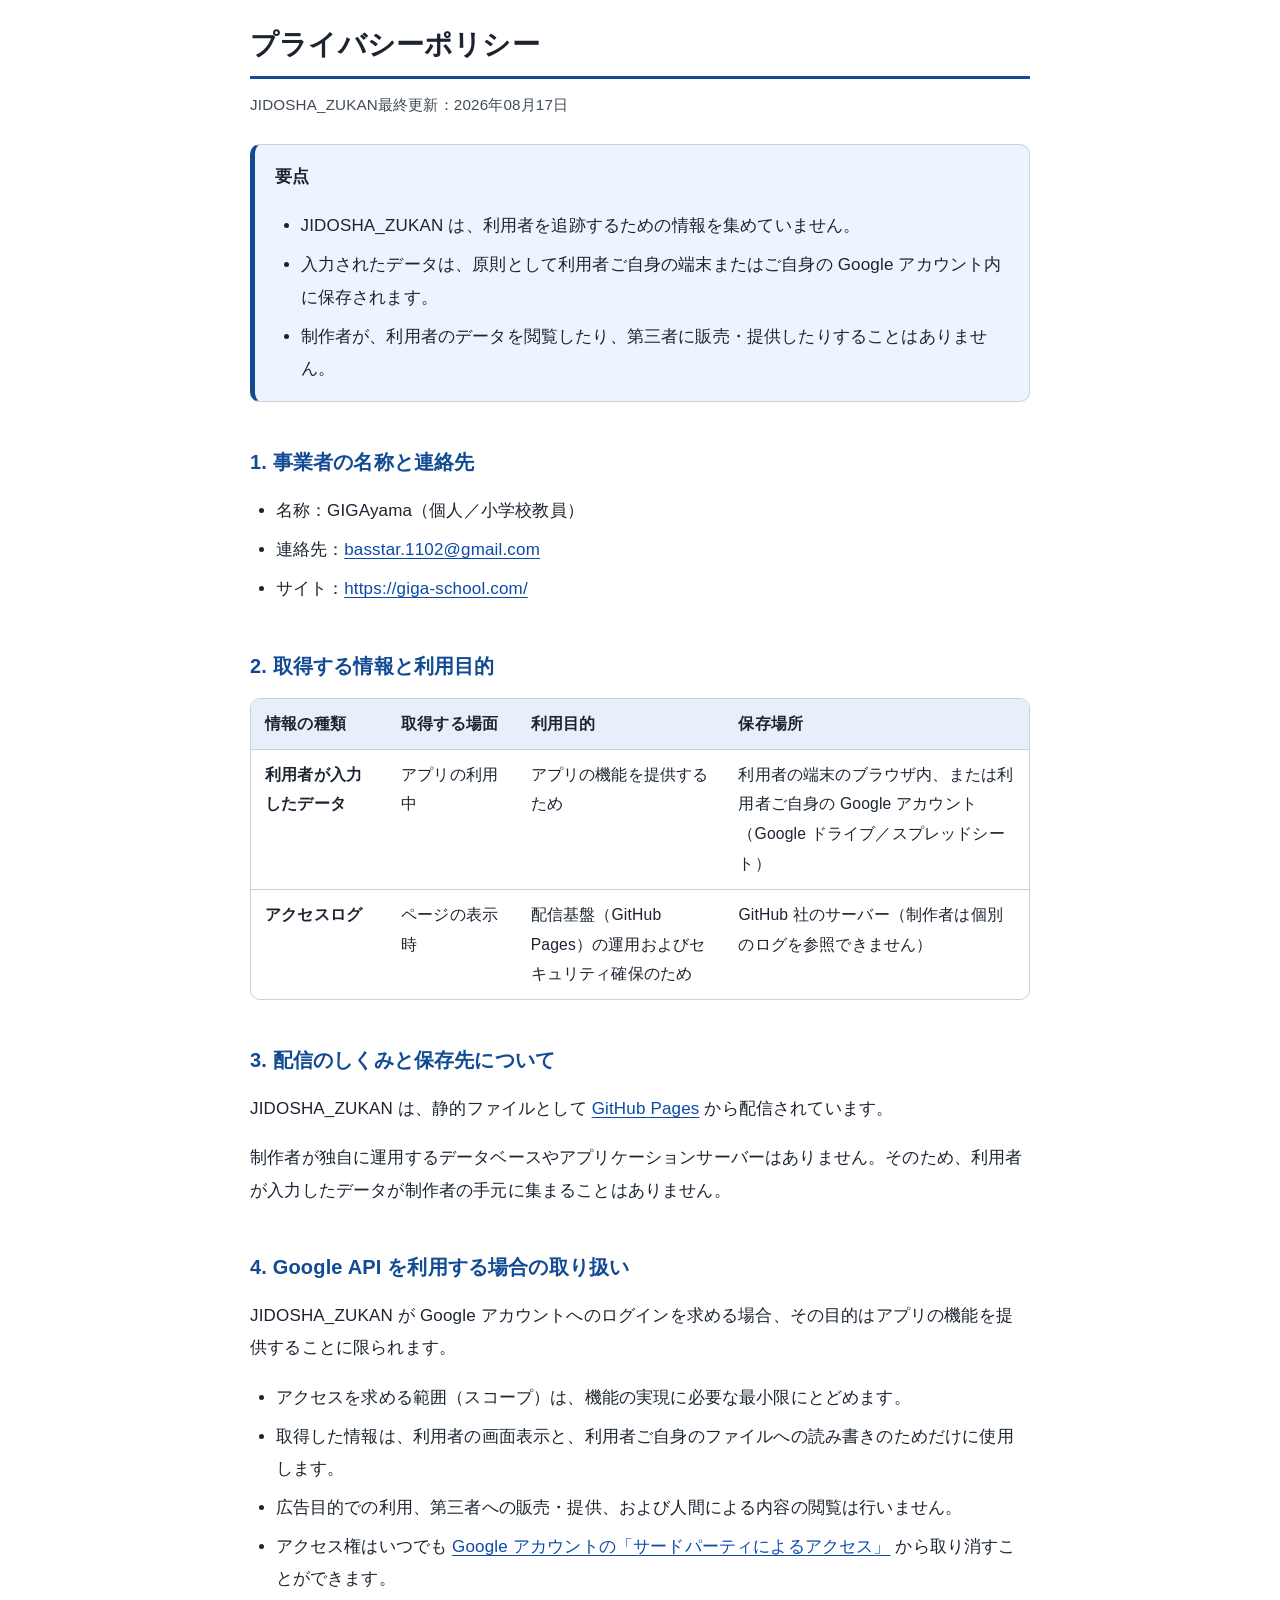
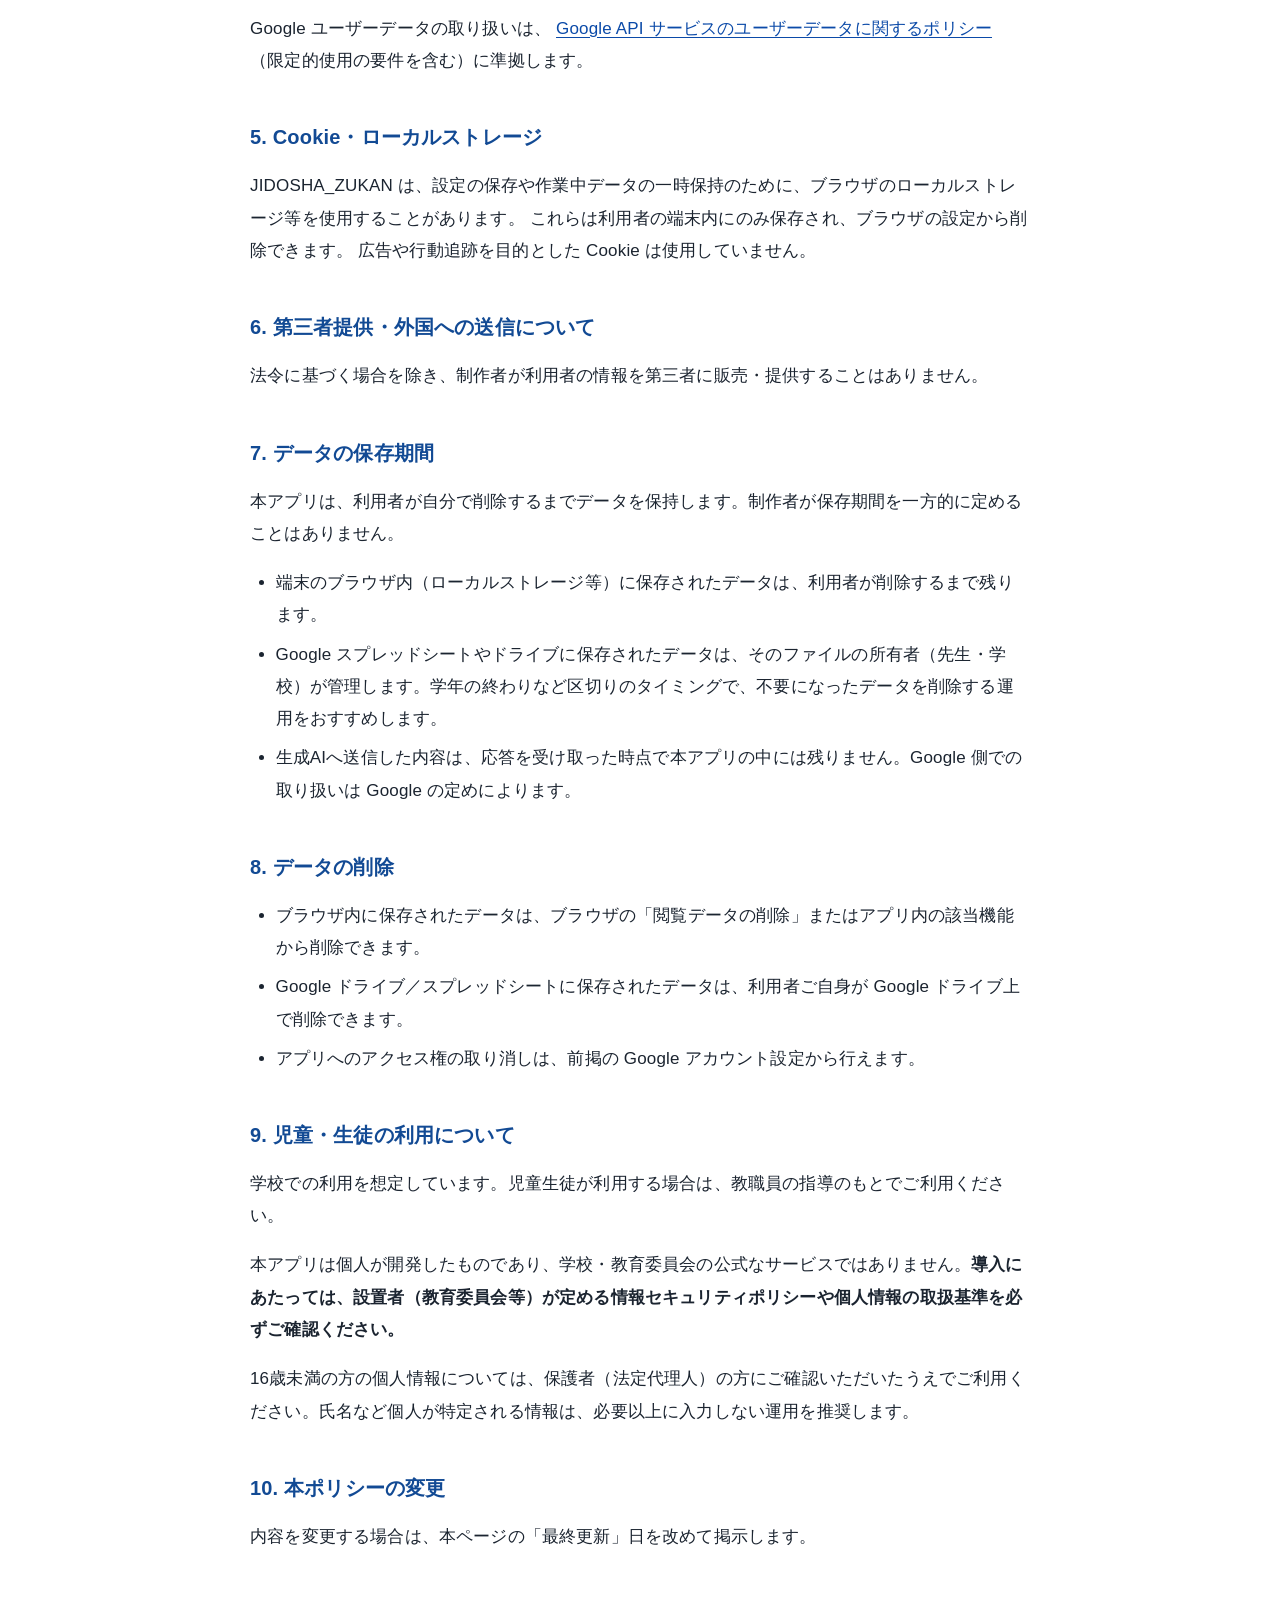
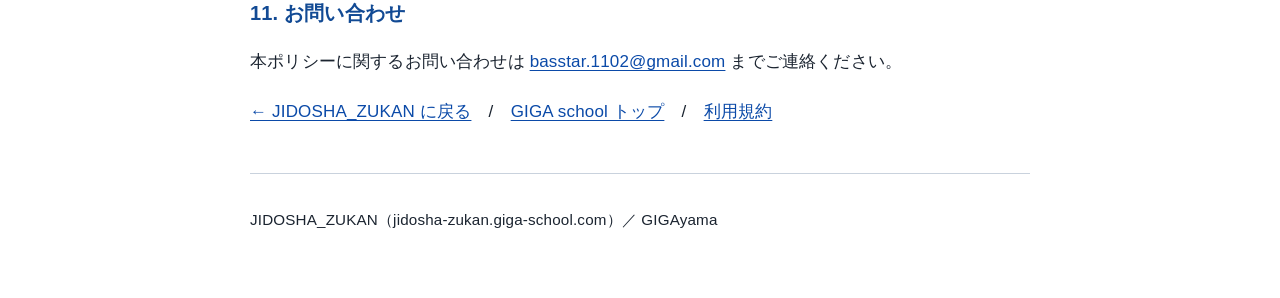
<file: privacy.html>
﻿<!DOCTYPE html>
<html lang="ja">

<head>
  <meta charset="UTF-8">
  <meta name="viewport" content="width=device-width, initial-scale=1.0, viewport-fit=cover">
  <title>プライバシーポリシー｜JIDOSHA_ZUKAN</title>
  <meta name="description" content="JIDOSHA_ZUKAN のプライバシーポリシーです。取得する情報、利用目的、保存場所、第三者提供について説明しています。">
  <meta name="theme-color" content="#124a94">
  <link rel="canonical" href="https://jidosha-zukan.giga-school.com/privacy.html">
  <style>
    :root {
      color-scheme: light dark;
      --bg: #ffffff; --surface: #f4f7fb; --surface-strong: #e8eefa;
      --text: #1b2430; --text-muted: #414b57; --accent: #124a94;
      --link: #0b4aa8; --link-visited: #5e3590; --border: #c9d2dd;
      --code-bg: #eef1f5; --callout-bg: #eef4fd;
    }
    @media (prefers-color-scheme: dark) {
      :root {
        --bg: #14171b; --surface: #1e232a; --surface-strong: #262d36;
        --text: #e8ebef; --text-muted: #aab3bd; --accent: #8ab4f8;
        --link: #9cc3fb; --link-visited: #d3b6f5; --border: #3a424c;
        --code-bg: #262d36; --callout-bg: #1c2530;
      }
    }
    * { box-sizing: border-box; }
    body {
      font-family: "Hiragino Sans", "Hiragino Kaku Gothic ProN", "Noto Sans JP",
        "Yu Gothic UI", "Meiryo", -apple-system, "Segoe UI", sans-serif;
      font-size: 1.0625rem; line-height: 1.9; letter-spacing: .01em;
      max-width: 820px; margin: 0 auto; padding: 24px 20px 48px;
      color: var(--text); background: var(--bg); -webkit-text-size-adjust: 100%;
    }
    a { color: var(--link); text-decoration: underline; text-underline-offset: .18em; }
    a:visited { color: var(--link-visited); }
    :focus-visible { outline: 3px solid var(--link); outline-offset: 2px; border-radius: 3px; }
    h1 { font-size: 1.75rem; line-height: 1.5; margin: 0 0 12px; padding-bottom: 10px; border-bottom: 3px solid var(--accent); }
    h2 { font-size: 1.25rem; line-height: 1.6; margin: 2.2em 0 .6em; color: var(--accent); }
    p, li { color: var(--text); }
    ul, ol { padding-left: 1.5em; }
    li { margin-bottom: .4em; }
    code { font-family: ui-monospace, SFMono-Regular, Menlo, Consolas, monospace; background: var(--code-bg); padding: 2px 6px; border-radius: 4px; font-size: .92em; overflow-wrap: anywhere; }
    .meta { font-size: .95rem; color: var(--text-muted); margin: 0 0 24px; }
    .callout { background: var(--callout-bg); border: 1px solid var(--border); border-left: 5px solid var(--accent); border-radius: 10px; padding: 16px 20px; margin: 20px 0; }
    .callout :first-child { margin-top: 0; } .callout :last-child { margin-bottom: 0; }
    .table-wrap { overflow-x: auto; margin: 16px 0; border: 1px solid var(--border); border-radius: 10px; }
    table { border-collapse: collapse; width: 100%; font-size: .98rem; }
    th, td { border-bottom: 1px solid var(--border); padding: 10px 14px; text-align: left; vertical-align: top; }
    thead th { background: var(--surface-strong); white-space: nowrap; }
    tbody tr:last-child th, tbody tr:last-child td { border-bottom: 0; }
    @media screen and (max-width: 600px) {
      .table-wrap { border: 0; border-radius: 0; overflow-x: visible; }
      table { display: block; } thead { display: none; }
      tbody, tbody tr, tbody th, tbody td { display: block; width: 100%; }
      tbody tr { border: 1px solid var(--border); border-radius: 10px; padding: 12px 14px; margin-bottom: 12px; }
      tbody th, tbody td { border-bottom: 0; padding: 0; }
      tbody th { margin-bottom: 6px; font-weight: 600; }
      td::before { content: attr(data-label); display: block; font-size: .85em; font-weight: 600; color: var(--text-muted); margin-bottom: 2px; }
    }
    footer { margin-top: 3em; padding-top: 16px; border-top: 1px solid var(--border); font-size: .95rem; color: var(--text-muted); }
    @media (max-width: 480px) { body { padding: 16px 14px 40px; } h1 { font-size: 1.5rem; } }
    @media print {
      :root { --bg:#fff; --surface:#fff; --surface-strong:#fff; --text:#000; --text-muted:#333; --accent:#000; --link:#000; --link-visited:#000; --border:#999; --code-bg:#fff; --callout-bg:#fff; }
      body { max-width: none; font-size: 10.5pt; }
    }
  </style>
</head>

<body>
  <main>
    <h1>プライバシーポリシー</h1>
    <p class="meta"><span>JIDOSHA_ZUKAN</span><span>最終更新：2026年08月17日</span></p>

    <div class="callout">
      <p><strong>要点</strong></p>
      <ul>
        <li>JIDOSHA_ZUKAN は、利用者を追跡するための情報を集めていません。</li>
        <li>入力されたデータは、原則として利用者ご自身の端末またはご自身の Google アカウント内に保存されます。</li>
        <li>制作者が、利用者のデータを閲覧したり、第三者に販売・提供したりすることはありません。</li>
      </ul>
    </div>

        <h2>1. 事業者の名称と連絡先</h2>
    <ul>
      <li>名称：GIGAyama（個人／小学校教員）</li>
      <li>連絡先：<a href="mailto:basstar.1102@gmail.com">basstar.1102@gmail.com</a></li>
      <li>サイト：<a href="https://giga-school.com/">https://giga-school.com/</a></li>
    </ul>

        <h2>2. 取得する情報と利用目的</h2>
    <div class="table-wrap">
      <table>
        <thead>
          <tr><th>情報の種類</th><th>取得する場面</th><th>利用目的</th><th>保存場所</th></tr>
        </thead>
        <tbody>
          <tr>
            <th>利用者が入力したデータ</th>
            <td data-label="取得する場面">アプリの利用中</td>
            <td data-label="利用目的">アプリの機能を提供するため</td>
            <td data-label="保存場所">利用者の端末のブラウザ内、または利用者ご自身の Google アカウント（Google ドライブ／スプレッドシート）</td>
          </tr>
          <tr>
            <th>アクセスログ</th>
            <td data-label="取得する場面">ページの表示時</td>
            <td data-label="利用目的">配信基盤（GitHub Pages）の運用およびセキュリティ確保のため</td>
            <td data-label="保存場所">GitHub 社のサーバー（制作者は個別のログを参照できません）</td>
          </tr>
        </tbody>
      </table>
    </div>

        <h2>3. 配信のしくみと保存先について</h2>
    <p>JIDOSHA_ZUKAN は、静的ファイルとして <a href="https://pages.github.com/" target="_blank" rel="noopener">GitHub Pages</a> から配信されています。</p><p>制作者が独自に運用するデータベースやアプリケーションサーバーはありません。そのため、利用者が入力したデータが制作者の手元に集まることはありません。</p>

    <h2>4. Google API を利用する場合の取り扱い</h2>
    <p>JIDOSHA_ZUKAN が Google アカウントへのログインを求める場合、その目的はアプリの機能を提供することに限られます。</p>
    <ul>
      <li>アクセスを求める範囲（スコープ）は、機能の実現に必要な最小限にとどめます。</li>
      <li>取得した情報は、利用者の画面表示と、利用者ご自身のファイルへの読み書きのためだけに使用します。</li>
      <li>広告目的での利用、第三者への販売・提供、および人間による内容の閲覧は行いません。</li>
      <li>アクセス権はいつでも
        <a href="https://myaccount.google.com/permissions" target="_blank" rel="noopener">Google アカウントの「サードパーティによるアクセス」</a>
        から取り消すことができます。</li>
    </ul>
    <p>Google ユーザーデータの取り扱いは、
      <a href="https://developers.google.com/terms/api-services-user-data-policy" target="_blank" rel="noopener">Google API サービスのユーザーデータに関するポリシー</a>
      （限定的使用の要件を含む）に準拠します。</p>

        <h2>5. Cookie・ローカルストレージ</h2>
    <p>JIDOSHA_ZUKAN は、設定の保存や作業中データの一時保持のために、ブラウザのローカルストレージ等を使用することがあります。
      これらは利用者の端末内にのみ保存され、ブラウザの設定から削除できます。
      広告や行動追跡を目的とした Cookie は使用していません。</p>

        <h2>6. 第三者提供・外国への送信について</h2>
    <p>法令に基づく場合を除き、制作者が利用者の情報を第三者に販売・提供することはありません。</p>

    <h2>7. データの保存期間</h2>
    <p>本アプリは、利用者が自分で削除するまでデータを保持します。制作者が保存期間を一方的に定めることはありません。</p><ul><li>端末のブラウザ内（ローカルストレージ等）に保存されたデータは、利用者が削除するまで残ります。</li><li>Google スプレッドシートやドライブに保存されたデータは、そのファイルの所有者（先生・学校）が管理します。学年の終わりなど区切りのタイミングで、不要になったデータを削除する運用をおすすめします。</li><li>生成AIへ送信した内容は、応答を受け取った時点で本アプリの中には残りません。Google 側での取り扱いは Google の定めによります。</li></ul>

    <h2>8. データの削除</h2>
    <ul>
      <li>ブラウザ内に保存されたデータは、ブラウザの「閲覧データの削除」またはアプリ内の該当機能から削除できます。</li>
      <li>Google ドライブ／スプレッドシートに保存されたデータは、利用者ご自身が Google ドライブ上で削除できます。</li>
      <li>アプリへのアクセス権の取り消しは、前掲の Google アカウント設定から行えます。</li>
    </ul>

        <h2>9. 児童・生徒の利用について</h2>
    <p>学校での利用を想定しています。児童生徒が利用する場合は、教職員の指導のもとでご利用ください。</p><p>本アプリは個人が開発したものであり、学校・教育委員会の公式なサービスではありません。<strong>導入にあたっては、設置者（教育委員会等）が定める情報セキュリティポリシーや個人情報の取扱基準を必ずご確認ください。</strong></p><p>16歳未満の方の個人情報については、保護者（法定代理人）の方にご確認いただいたうえでご利用ください。氏名など個人が特定される情報は、必要以上に入力しない運用を推奨します。</p>

    <h2>10. 本ポリシーの変更</h2>
    <p>内容を変更する場合は、本ページの「最終更新」日を改めて掲示します。</p>

        <h2>11. お問い合わせ</h2>
    <p>本ポリシーに関するお問い合わせは <a href="mailto:basstar.1102@gmail.com">basstar.1102@gmail.com</a> までご連絡ください。</p>

    <p><a href="https://jidosha-zukan.giga-school.com/">← JIDOSHA_ZUKAN に戻る</a>　/　<a href="https://giga-school.com/">GIGA school トップ</a>　/　<a href="https://jidosha-zukan.giga-school.com/terms.html">利用規約</a></p>
  </main>

  <footer>
    <p>JIDOSHA_ZUKAN（jidosha-zukan.giga-school.com）／ GIGAyama</p>
  </footer>
</body>

</html>
</file>
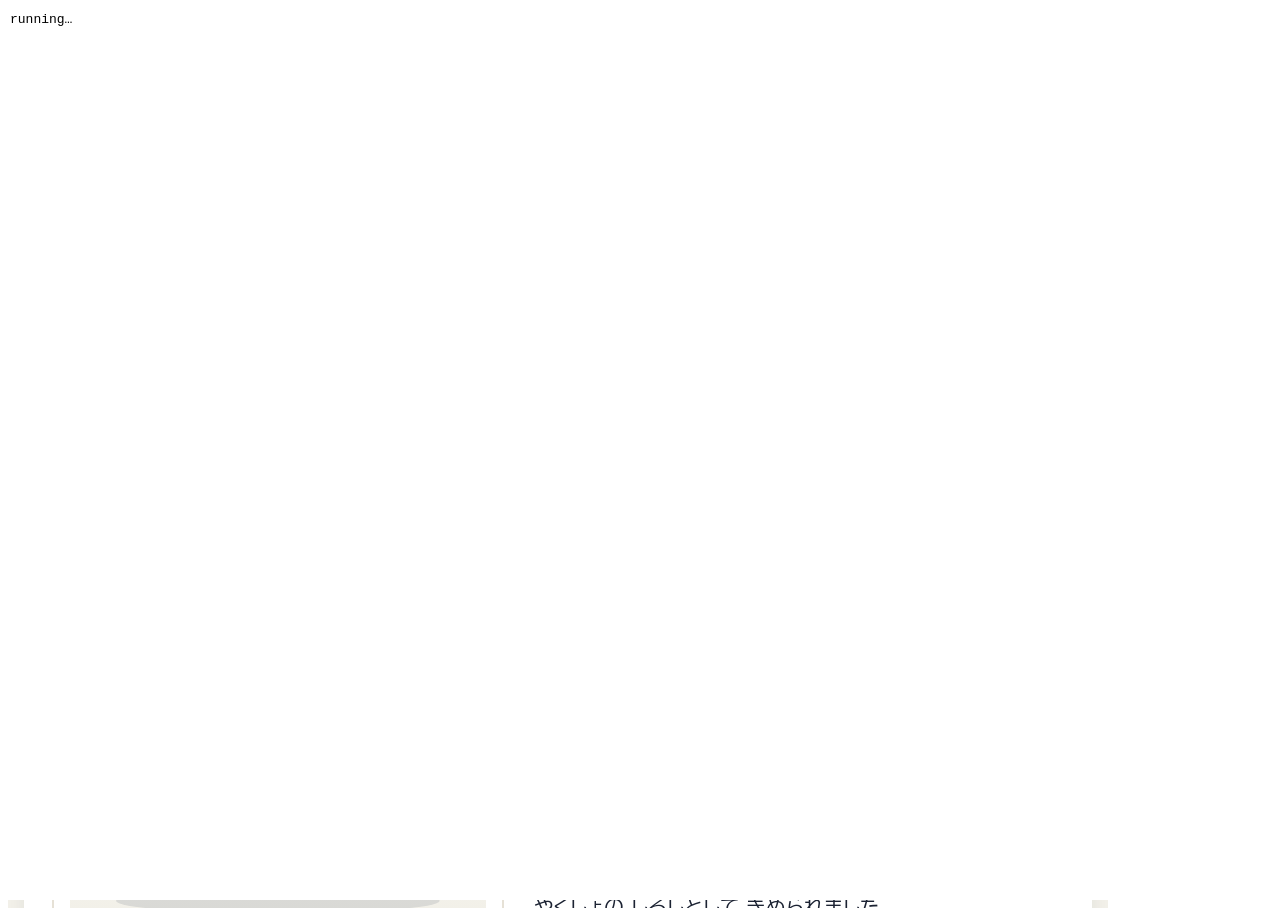
<file: selftest.html>
<!DOCTYPE html>
<html lang="ja">

<head>
  <meta charset="UTF-8">
  <title>selftest</title>
  <style>
    #tap {
      position: fixed;
      inset: 0;
      z-index: 9999;
      background: #fff;
      font: 13px/1.5 monospace;
      padding: 10px;
      overflow: auto;
      white-space: pre-wrap;
    }

    .ok {
      color: #157a3b;
    }

    .ng {
      color: #c0242c;
      font-weight: bold;
    }
  </style>
</head>

<body>
  <div id="tap">running…</div>
  <iframe id="fr" src="index.html" style="width:1100px;height:900px;border:0"></iframe>

  <script>
    /* =====================================================================
       selftest.html — じどう車ずかん を まとめて たしかめる

       ひらくだけで 走る。さいごに ALL PASS か FAILURES が 出る。
       ・はじめに、むかしの きのうの データ（ペンの 線・かきうつしシート・★の えらびかた）を
         たんまつに 入れてから もういちど 読みこみ、かたづけと ひきつぎを 見る。
       ・この ずかんは「こたえ」を 出さない。①②③の こたえの ページ・教科書の 型の 文・
         メモが どこにも 出て こない ことも 見る。文に 線を ひく ペンは あるが、
         アプリが さきに 線を ひいて いる ところが ない ことを 見る。
       ===================================================================== */
    var out = [], fails = 0;
    function ok(cond, msg) {
      if (!cond) fails++;
      out.push((cond ? '<span class="ok">ok  </span>' : '<span class="ng">NG  </span>') + msg);
    }
    function flush() {
      document.getElementById('tap').innerHTML =
        (fails ? '<span class="ng">FAILURES: ' + fails + '</span>' : '<span class="ok">ALL PASS</span>') +
        '  (' + out.length + ' checks)\n\n' + out.join('\n');
    }
    function wait(ms) { return new Promise(function (r) { setTimeout(r, ms); }); }

    var fr = document.getElementById('fr');
    var phase = 0;
    fr.addEventListener('load', function () {
      if (phase === 0) {
        /* 1かいめ: むかしの データを 入れて、読みこみなおす */
        phase = 1;
        var ls = fr.contentWindow.localStorage;
        ls.clear();
        ls.setItem('jz.hon.ladder', JSON.stringify({ abc: 's' }));
        ls.setItem('jz.hon.truck', JSON.stringify({ def: 't' }));
        ls.setItem('jz.sheet.truck', JSON.stringify({ x: 1 }));
        ls.setItem('jz.stars', JSON.stringify(['ladder']));
        ls.setItem('jz.filter', JSON.stringify('star'));
        /* この テストは イラスト（SVG）の 動きを たしかめる。3Dは selftest3d.html */
        ls.setItem('jz.use3d', 'false');
        fr.contentWindow.location.hash = '#/';
        fr.contentWindow.location.reload();
        return;
      }
      if (phase === 1) {
        phase = 2;
        run().catch(function (e) { ok(false, 'EXCEPTION ' + e + '\n' + (e.stack || '')); flush(); });
      }
    });

    async function go(hash) {
      fr.contentWindow.location.hash = hash;
      await wait(60);
    }

    /* おそい たんまつでは まにあわない ことが ある。「出るまで まつ」に して、時間で こけないように する。 */
    async function until(fn, ms) {
      var t0 = Date.now();
      while (Date.now() - t0 < (ms || 2000)) {
        try { if (fn()) return true; } catch (e) { }
        await wait(30);
      }
      return false;
    }

    async function run() {
      var W = fr.contentWindow, D = fr.contentDocument;
      var $ = function (s) { return D.querySelector(s); };
      var $$ = function (s) { return Array.prototype.slice.call(D.querySelectorAll(s)); };
      var cars = W.carsData, cats = W.carCategories, HON = W.honData || {};
      var KANJI = /[㐀-鿿豈-﫿々〆]/;
      var bare = function (el) {
        var c = el.cloneNode(true);
        Array.prototype.forEach.call(c.querySelectorAll('rt'), function (r) { r.remove(); });
        return c.textContent.replace(/\s+/g, ' ');
      };
      var partsOf = function (car) {
        var seen = {}, list = [];
        (W.carArt.svg(car.art, 'fit').match(/data-part="[a-zA-Z0-9_]+"/g) || []).forEach(function (m) {
          var k = m.slice(11, -1);
          if (!seen[k]) { seen[k] = true; list.push(k); }
        });
        return list;
      };

      /* ページばんごう（しょうの じゅん → その 中は cars-data.js の じゅん） */
      var book = [];
      cats.forEach(function (c) { cars.forEach(function (x) { if (x.category === c.id) book.push(x); }); });
      var pageOf = {};
      book.forEach(function (c, i) { pageOf[c.id] = i + 1; });

      /* ---- 0. むかしの データの かたづけと ひきつぎ ---- */
      var LS = W.localStorage;
      ok(LS.getItem('jz.hon.ladder') === null && LS.getItem('jz.hon.truck') === null, 'ペンの 線（jz.hon.*）は 読みこみで 消える');
      ok(LS.getItem('jz.sheet.truck') === null, 'かきうつしシート（jz.sheet.*）は 消える');
      ok(JSON.parse(LS.getItem('jz.stars') || '[]').indexOf('ladder') >= 0, '★（jz.stars）は しおりと して のこる');
      var act = $('#tabs .tab.is-active');
      ok(act && act.getAttribute('data-filter') === 'shiori', 'むかしの「★ えらんだ 車」の えらびは「しおり」に ひきつぐ');
      ok($$('#grid .card').length === 1 && !!$('#grid .card[data-id="ladder"] .card__shiori'), 'しおりの つめに はしご車 1だい');
      $('#tabs .tab[data-filter="all"]').click();

      /* ---- 1. ページの 行き先 ---- */
      await go('#/');
      ok(!$('#view-mokuji').hidden && $('#view-page').hidden && $('#view-sakuin').hidden, '#/ で もくじが 出る');
      ok($('#topbar').hidden, 'もくじでは うえの バーを 出さない');
      ok($$('#grid .card').length === cars.length, 'もくじに ' + cars.length + 'だい ならぶ');
      ok($$('#grid .chap').length === cats.length, 'しょうが ' + cats.length + 'つ');
      var badChap = [];
      cats.forEach(function (c) {
        var n = cars.filter(function (x) { return x.category === c.id; }).length;
        var got = $$('#grid .chap[data-cat="' + c.id + '"] .card').length;
        if (n !== got) badChap.push(c.id + ' ' + got + '≠' + n);
      });
      ok(badChap.length === 0, 'しょうごとに その なかまの 車が ならぶ ' + badChap.join(' / '));
      var nos = $$('#grid .card__no').map(function (e) { return Number(e.textContent); });
      ok(nos.every(function (n, i) { return n === i + 1; }), 'カードの ページばんごうが 1〜' + cars.length + ' の じゅん');
      ok($$('#grid .card').every(function (a) { return /^#\/car\/[a-z]+$/.test(a.getAttribute('href')); }), 'カードは 車の ページへ 行く');

      var tabMamoru = $('#tabs .tab[data-filter="mamoru"]');
      tabMamoru.click();
      ok($$('#grid .card').length === cars.filter(function (x) { return x.category === 'mamoru'; }).length &&
        $$('#grid .chap').length === 1, 'しょうの つめを おすと その しょうだけ 出る');
      $('#tabs .tab[data-filter="all"]').click();

      await go('#/sakuin');
      ok(!$('#view-sakuin').hidden && $('#view-mokuji').hidden && !$('#topbar').hidden, '#/sakuin で さくいん');
      var sk = $$('#view-sakuin .sakuin__a');
      ok(sk.length === cars.length, 'さくいんに ' + cars.length + 'だい');
      var badSk = [];
      sk.forEach(function (a) {
        var id = a.getAttribute('href').slice('#/car/'.length);
        var no = parseInt(a.querySelector('.sakuin__no').textContent, 10);
        if (pageOf[id] !== no) badSk.push(id + ':' + no);
      });
      ok(badSk.length === 0, 'さくいんの ページばんごうが もくじと おなじ ' + badSk.join(','));
      var heads = $$('#view-sakuin .sakuin__kana').map(function (e) { return e.textContent; });
      var GYO = 'あかさたなはまやらわ';
      ok(heads.every(function (h, i) { return i === 0 || GYO.indexOf(h) > GYO.indexOf(heads[i - 1]); }), 'さくいんの ぎょうが あいうえおの じゅん → ' + heads.join(''));

      await go('#/mikata');
      ok(!$('#view-mikata').hidden && $$('#view-mikata .mikata__list li').length === 8, '#/mikata で ずかんの 見かた（8こ）');

      await go('#/kurabe');
      ok(!$('#view-compare').hidden && $$('.crow').length === cars.length, '#/kurabe で 大きさくらべに ' + cars.length + 'だい');

      await go('#/car/does-not-exist');
      await wait(60);
      ok(W.location.hash === '#/' && !$('#view-mokuji').hidden, 'しらない 車は もくじへ');

      await go('#/hon');
      await wait(60);
      ok(W.location.hash === '#/' && !$('#view-mokuji').hidden, 'むかしの #/hon は もくじへ');
      await go('#/hon/ladder');
      await wait(60);
      ok(W.location.hash === '#/car/ladder' && !$('#view-page').hidden, 'むかしの #/hon/<id> は 車の ページへ');

      await go('#/car/truck');
      await go('#main');
      ok(!$('#view-page').hidden, '「ほんぶんへ すすむ」（#main）で ページが かわらない');

      /* ---- 2. 「こたえ」を 出さない ---- */
      ok(cars.every(function (c) { return !('shigoto' in c) && !('tsukuri' in c) && !('hakken' in c); }),
        'cars-data.js に 教科書の 型の 文（shigoto / tsukuri / hakken）が ない');
      var ANSWER = /しごとを ?して ?います|その ?ために|② ?しごと|③ ?つくり|① ?とい|こたえを 見る/;

      /* ---- 3. ぜんぶの 車の ページ ---- */
      var badPage = [], badChip = [], badAns = [], badRead = [], badTurn = [], badPhoto = [];
      for (var i = 0; i < cars.length; i++) {
        var car = cars[i], d = HON[car.id];
        await go('#/car/' + car.id);
        if ($('#view-page').hidden || !$('#view-page .page')) { badPage.push(car.id + ':ひらかない'); continue; }
        var pg = $('#view-page .page');
        if (pg.getAttribute('data-cat') !== car.category) badPage.push(car.id + ':しょうの 色');
        if (parseInt($('#view-page .page__no').textContent, 10) !== pageOf[car.id]) badPage.push(car.id + ':ページばんごう');
        if ($$('#view-page .sec').length !== d.pages.length) badPage.push(car.id + ':見出しの かず');
        if ($$('#view-page .kazu__row').length !== d.kazu.length) badPage.push(car.id + ':かずで 見る');
        if (!$('#view-page .kazu__size svg')) badPage.push(car.id + ':1年生と くらべる え');
        var otona = $('#view-page details.otona');
        if (!otona || otona.open || $$('#view-page details.otona li a').length !== d.src.length) badPage.push(car.id + ':おとなの かたへ');
        if (!$('#view-page a[href="#/kansatsu/' + car.id + '"]')) badPage.push(car.id + ':くわしく 見る');
        /* ほんぶんの 文が ぜんぶ 出て いる */
        var text = bare(pg);
        d.pages.forEach(function (p) {
          p.s.forEach(function (s) {
            var t = s.t.replace(/<rt>[\s\S]*?<\/rt>/g, '').replace(/<[^>]+>/g, '').replace(/\s+/g, ' ');
            if (text.indexOf(t) < 0) badPage.push(car.id + ':文が ない「' + t.slice(0, 12) + '」');
          });
        });

        /* こたえ・メモ が ない。線を ひく ペンは ある（2026-11-26 に もどした）が、
           線を ひくのは 子ども。アプリが さきに 線や 色を つけて いる ところは 1つも ない */
        if (ANSWER.test(text)) badAns.push(car.id + ':「' + text.match(ANSWER)[0] + '」');
        if ($('#hon-memo, #view-page .memo__frame, #btn-next, #view-page .step'))
          badAns.push(car.id + ':メモ・①②③の のこり');
        if ($$('#view-page .penbar .js-pen').length !== 3) badAns.push(car.id + ':線を ひく ペンが ない');
        if ($('#view-page .sen, #view-page .is-s, #view-page .is-t')) badAns.push(car.id + ':ひいて いないのに 線が ある');
        $$('#view-page button:not(.js-pen), #view-page h3').forEach(function (el) {
          var t = bare(el).trim();
          if (t === 'しごと' || t === 'つくり') badAns.push(car.id + ':ラベル「' + t + '」');
        });

        /* 写真と 出典 */
        if (car.photo) {
          var img = $('#view-page .photo img');
          if (!img || img.getAttribute('src') !== car.photo) badPhoto.push(car.id + ':写真');
          if (!$('#view-page .photo .photo-credit a[href^="https://commons.wikimedia.org/"]')) badPhoto.push(car.id + ':写真の 下の 出典');
          if (!/Wikimedia Commons/.test(otona ? otona.textContent : '')) badPhoto.push(car.id + ':おとなの かたへに 出典');
        } else {
          if ($('#view-page .photo') || !pg.classList.contains('page--nophoto') || $('#view-page .photo-credit')) badPhoto.push(car.id + ':写真なし');
        }

        /* ページを めくる */
        var prev = book[pageOf[car.id] - 2], next = book[pageOf[car.id]];
        var pa = $('#view-page .turn__a--prev'), na = $('#view-page .turn__a--next');
        if (prev ? !(pa && pa.getAttribute('href') === '#/car/' + prev.id) : !!pa) badTurn.push(car.id + ':まえ');
        if (next ? !(na && na.getAttribute('href') === '#/car/' + next.id) : !!na) badTurn.push(car.id + ':つぎ');

        /* ぶぶんの 名まえ: えに ある ぶぶん ぜんぶ。おすと 光って ふきだし */
        var want = partsOf(car), chips = $$('#view-page .js-part');
        if (chips.length !== want.length) badChip.push(car.id + ':ボタン ' + chips.length + '≠' + want.length);
        for (var q = 0; q < chips.length; q++) {
          var part = chips[q].getAttribute('data-part');
          chips[q].click();
          if (!$$('#page-stage svg .is-lit').length) badChip.push(car.id + '/' + part + ':光らない');
          var co = $('#page-callout'), stg = $('#page-stage');
          if (co.hidden) badChip.push(car.id + '/' + part + ':ふきだし');
          else if (co.offsetLeft < 0 || co.offsetLeft > stg.clientWidth || co.offsetTop < 0 || co.offsetTop > stg.clientHeight)
            badChip.push(car.id + '/' + part + ':ふきだしが えの そと');
          if (chips[q].getAttribute('aria-pressed') !== 'true') badChip.push(car.id + '/' + part + ':aria-pressed');
          chips[q].click();
          if ($$('#page-stage svg .is-lit').length) badChip.push(car.id + '/' + part + ':もう一度 おしても きえない');
        }

        /* 読み上げは ルビの よみ（漢字が のこらない） */
        $$('#view-page .sec').forEach(function (sec) {
          var box = D.createElement('div');
          box.appendChild(sec.querySelector('.js-h').cloneNode(true));
          box.appendChild(sec.querySelector('.js-p').cloneNode(true));
          var r = W.jzSpeech.reading(box);
          if (KANJI.test(r)) badRead.push(car.id + ':「' + r.match(KANJI)[0] + '」');
        });
      }
      ok(badPage.length === 0, cars.length + 'だい ぜんぶ ページが 出る ' + badPage.slice(0, 8).join(' / '));
      ok(badAns.length === 0, 'どの ページにも こたえ・型・メモ・しごと/つくりの ラベル・さきに ひいた 線が なく、線を ひく ペンが ある ' + badAns.slice(0, 8).join(' / '));
      ok(badPhoto.length === 0, '写真と 出典の 出かた ' + badPhoto.slice(0, 8).join(' / '));
      ok(badTurn.length === 0, 'まえ・つぎの ページへ めくれる ' + badTurn.slice(0, 8).join(' / '));
      ok(badChip.length === 0, 'ぶぶんの 名まえを おすと えの その ぶぶんが 光る ' + badChip.slice(0, 8).join(' / '));
      ok(badRead.length === 0, '読み上げに 漢字が のこらない ' + badRead.slice(0, 8).join(' / '));

      /* 写真の 車でも、ぶぶんの 名まえは えで 光る（写真は そのまま） */
      await go('#/car/truck');
      $$('#view-page .js-part')[0].click();
      ok(!!$('#view-page .photo img') && $$('#page-stage svg .is-lit').length > 0, '写真は のこした まま、えの ほうが 光る');
      D.dispatchEvent(new W.KeyboardEvent('keydown', { key: 'Escape', bubbles: true }));
      ok($$('#page-stage svg .is-lit').length === 0, 'Esc で 光りが きえる');

      /* ---- 3b. 文に 線を ひく（なぞる・けす・もどす・のこる） ---- */
      W.localStorage.removeItem('jz.sen.ladder');
      await go('#/car/ladder');
      var pev = function (type, el, x, y) {
        el.dispatchEvent(new W.PointerEvent(type, {
          bubbles: true, cancelable: true, pointerId: 7, pointerType: 'mouse', isPrimary: true,
          button: 0, buttons: type === 'pointerup' ? 0 : 1, clientX: x, clientY: y
        }));
      };
      var trace = async function (pi, i0, i1) {
        var p = $('#view-page .js-p[data-pi="' + pi + '"]');
        p.scrollIntoView({ block: 'center' });
        await wait(30);
        var ch = function (i) { return p.querySelector('.ch[data-i="' + i + '"]').getBoundingClientRect(); };
        var a = ch(i0), b = ch(i1);
        pev('pointerdown', D.elementFromPoint(a.left + a.width / 2, a.top + a.height / 2), a.left + a.width / 2, a.top + a.height / 2);
        pev('pointermove', p, b.left + b.width / 2, b.top + b.height / 2);
        pev('pointerup', p, b.left + b.width / 2, b.top + b.height / 2);
      };
      var nMark = function (k) { return $$('#view-page .is-' + k + ' .ch').length; };
      await trace(0, 0, 5);
      ok(nMark('s') === 0, 'ペンを えらぶ まえは、なぞっても 線は ひけない');
      $('#view-page .js-pen[data-tool="s"]').click();
      ok($('#view-page .page').classList.contains('is-pen') &&
        $('#view-page .js-pen[data-tool="s"]').getAttribute('aria-pressed') === 'true', 'しごとの ペンを えらべる');
      await trace(0, 2, 9);
      ok(nMark('s') === 8, 'しごとの ペンで なぞった ところに 線（8もじ）: ' + nMark('s'));
      $('#view-page .js-pen[data-tool="t"]').click();
      await trace(1, 0, 4);
      ok(nMark('t') === 5 && nMark('s') === 8, 'つくりの ペンで べつの 色の 線: ' + nMark('t'));
      ok(!$('#view-page .js-undo').disabled, 'ひいたら「もどす」が おせる');
      await go('#/car/truck');
      await go('#/car/ladder');
      ok(nMark('s') === 8 && nMark('t') === 5, 'ページを めくって もどっても 線が のこる');
      ok(!$('#view-page .page').classList.contains('is-pen'), 'ページを ひらきなおすと ペンは しまって ある');
      $('#view-page .js-pen[data-tool="e"]').click();
      var tch = $('#view-page .js-p[data-pi="1"] .is-t .ch').getBoundingClientRect();
      pev('pointerdown', D.elementFromPoint(tch.left + 3, tch.top + tch.height / 2), tch.left + 3, tch.top + tch.height / 2);
      pev('pointerup', $('#view-page .js-p[data-pi="1"]'), tch.left + 3, tch.top + tch.height / 2);
      ok(nMark('t') === 0 && nMark('s') === 8, 'けしゴムで おすと、その 線だけ きえる');
      $('#view-page .js-undo').click();
      ok(nMark('t') === 5, '「もどす」で けす まえに もどる');
      $('#view-page .js-clear').click();
      ok(nMark('s') === 8, '「ぜんぶ けす」は 1かい おした だけでは けさない');
      $('#view-page .js-clear').click();
      ok(nMark('s') + nMark('t') === 0 && W.localStorage.getItem('jz.sen.ladder') === null, '2かい おすと ぜんぶ きえ、ほぞんも のこらない');
      $('#view-page .js-undo').click();
      ok(nMark('s') === 8 && nMark('t') === 5, '「ぜんぶ けす」も 1かいの「もどす」で もどる');
      var spk = $('#view-page .sec'), sbox = D.createElement('div');
      sbox.appendChild(spk.querySelector('.js-p').cloneNode(true));
      ok(!KANJI.test(W.jzSpeech.reading(sbox)), '線を ひいても 読み上げは ルビの よみの まま');
      D.dispatchEvent(new W.KeyboardEvent('keydown', { key: 'Escape', bubbles: true }));
      ok(!$('#view-page .page').classList.contains('is-pen'), 'Esc で ペンを しまう');
      W.localStorage.removeItem('jz.sen.ladder');

      /* ---- 4. しおり ---- */
      W.localStorage.setItem('jz.stars', '[]');
      await go('#/car/truck');
      var bs = $('#btn-shiori');
      ok(!bs.hidden && bs.getAttribute('aria-pressed') === 'false', '車の ページに しおりの ボタン');
      bs.click();
      ok(bs.getAttribute('aria-pressed') === 'true' && /はさんだ/.test(bs.textContent), 'おすと しおりを はさむ');
      ok(JSON.parse(W.localStorage.getItem('jz.stars')).indexOf('truck') >= 0, 'しおりは ほぞんされる');
      $('#btn-back').click();
      await wait(80);
      ok(W.location.hash === '#/' && !$('#view-mokuji').hidden, '「← もくじ」で もくじに もどる');
      ok(!!$('#grid .card[data-id="truck"].is-last'), 'さっき 見た 車に わくが つく');
      ok(!!$('#grid .card[data-id="truck"] .card__shiori'), 'もくじの カードに しおりの しるし');
      $('#tabs .tab[data-filter="shiori"]').click();
      ok($$('#grid .card').length === 1 && $('#empty').hidden, 'しおりの つめに 1だい');
      await go('#/car/truck');
      $('#btn-shiori').click();
      await go('#/');
      ok($$('#grid .card').length === 0 && !$('#empty').hidden, 'しおりを ぬくと からっぽの おしらせ');
      $('#tabs .tab[data-filter="all"]').click();
      await go('#/sakuin');
      ok($('#btn-shiori').hidden, 'さくいんでは しおりの ボタンを 出さない');

      /* ---- 5. 写真の でどころ（ライセンスの 条件） ---- */
      ok(cars.every(function (c) { return 'photo' in c; }), 'ぜんぶの 車に photo 欄が ある');
      var PC = W.photoCredits || {}, badPC = [], LIC = /^(CC0|Public domain|CC BY(-SA)? \d(\.\d)?)$/;
      cars.forEach(function (c) {
        var p = PC[c.id];
        if (!c.photo) { if (p) badPC.push(c.id + ':写真が ないのに でどころが ある'); return; }
        if (!p) { badPC.push(c.id + ':でどころが ない'); return; }
        if (p.file !== c.photo) badPC.push(c.id + ':file と photo が ちがう');
        if (!LIC.test(p.license)) badPC.push(c.id + ':ライセンス ' + p.license);
        if (!/^https:\/\/commons\.wikimedia\.org\/wiki\/File:/.test(p.source)) badPC.push(c.id + ':source');
        if (!p.author || !p.title || !p.changes) badPC.push(c.id + ':撮影者・題・変更');
        if (/CC BY/.test(p.license) && !/^https:\/\/creativecommons\.org\//.test(p.licenseUrl)) badPC.push(c.id + ':licenseUrl');
      });
      Object.keys(PC).forEach(function (id) { if (!cars.some(function (c) { return c.id === id; })) badPC.push(id + ':しらない 車'); });
      ok(badPC.length === 0, '写真 ' + Object.keys(PC).length + 'まいに でどころが そろう ' + (badPC.join(' / ') || ''));
      /* 赤十字の 標章は ほうりつで つかえる ところが きまって いる。けんけつ車の 写真は、
         標章を ぜんぶ 車体の 色で ぬりつぶした もの だけ（変えた ところに 書いて ある こと） */
      var blood = cars.filter(function (c) { return c.id === 'blood'; })[0] || {};
      ok(!blood.photo || /赤十字/.test((PC.blood || {}).changes || ''),
        'けんけつ車の 写真は、赤十字の 標章を ぬりつぶした もの だけ');

      var badImg = [];
      await Promise.all(cars.filter(function (c) { return c.photo; }).map(function (c) {
        return new Promise(function (res) {
          var im = new Image();
          im.onload = function () {
            if (!im.naturalWidth || Math.max(im.naturalWidth, im.naturalHeight) > 640) badImg.push(c.id + ':' + im.naturalWidth + 'x' + im.naturalHeight);
            res();
          };
          im.onerror = function () { badImg.push(c.id + ':よめない'); res(); };
          im.src = c.photo;
        });
      }));
      ok(badImg.length === 0, '写真が よめて、長辺 640px いか ' + (badImg.join(' / ') || ''));

      /* ---- 6. くわしく 見る ---- */

      /* 6-1. ぶひん辞書（parts-data.js）が 絵の data-part を すべて カバーするか */
      var artKeys = {}, dict = W.partInfo || {};
      W.carArt.ids().forEach(function (id) {
        (W.carArt.svg(id, 'fit').match(/data-part="[a-zA-Z0-9_]+"/g) || []).forEach(function (m) {
          artKeys[m.slice(11, -1)] = true;
        });
      });
      var noInfo = Object.keys(artKeys).filter(function (k) { return !dict[k]; });
      var noUse = Object.keys(dict).filter(function (k) { return !artKeys[k]; });
      ok(noInfo.length === 0, 'ぶひん辞書が 絵の ぶぶんを ぜんぶ カバーする ' + (noInfo.join(',') || ''));
      ok(noUse.length === 0, '辞書に つかわない ぶぶんが ない ' + (noUse.join(',') || ''));

      var noRuby = [];
      Object.keys(dict).forEach(function (k) {
        ['name', 'text'].forEach(function (f) {
          var s = String(dict[k][f] || '').replace(/<ruby>[\s\S]*?<\/ruby>/g, '');
          if (KANJI.test(s)) noRuby.push(k + '.' + f);
        });
      });
      ok(noRuby.length === 0, 'ぶひん辞書の 漢字に ふりがなが ついて いる ' + (noRuby.join(',') || ''));

      /* 6-2. ぜんぶの 車で ◯マークが 出て、絵の 上に のって いるか */
      var badMark = [], badBox = [];
      for (var n = 0; n < cars.length; n++) {
        var c7 = cars[n];
        await go('#/kansatsu/' + c7.id);
        await until(function () { return $$('.kz-mark').length > 0; }, 2500);
        await wait(60);
        var kinds = {};
        $$('#kz-stage svg [data-part]').forEach(function (e) { kinds[e.getAttribute('data-part')] = true; });
        var marks = $$('.kz-mark');
        if (marks.length !== Object.keys(kinds).length) badMark.push(c7.id + ':' + marks.length + '≠' + Object.keys(kinds).length);
        var st = $('#kz-stage').getBoundingClientRect();
        marks.forEach(function (m) {
          var r = m.getBoundingClientRect();
          if (r.left < st.left - 4 || r.right > st.right + 4 || r.top < st.top - 4 || r.bottom > st.bottom + 4) {
            badBox.push(c7.id + '/' + m.textContent);
          }
        });
        if ($$('.kz-chip').length !== marks.length) { badMark.push(c7.id + ':リストの 数が ちがう'); }
      }
      ok(badMark.length === 0, cars.length + 'だい ぜんぶ ◯マークが そろう ' + (badMark.join(' / ') || ''));
      ok(badBox.length === 0, '◯マークが がめんの 中に おさまる ' + (badBox.join(' / ') || ''));

      /* 6-3. ◯マークを おすと 光って、せつめいが 出て、✓が つく。こたえ（③ つくり）は 出さない */
      W.localStorage.removeItem('jz.kz.crane');
      await go('#/kansatsu/crane');
      await until(function () { return $$('.kz-mark').length > 0; }, 2500);
      await wait(60);
      ok(/0こ/.test($('#kz-count').textContent), 'はじめは 見た ぶぶん 0こ');
      $$('.kz-mark')[0].click();
      await wait(80);
      ok($$('#kz-stage svg .is-lit').length > 0, '◯を おすと 絵の ぶぶんが 光る');
      ok(!!$('#kz-panel') && $('#kz-panel .kz__panel-name').textContent.length > 0, 'ぶぶんの 名まえの パネルが 出る');
      ok(!$('#kz-panel .kz__tsukuri') && !/③|その ?ために/.test($('#kz-panel').textContent), 'パネルに こたえ（③ つくり）を 出さない');
      ok(/1こ/.test($('#kz-count').textContent), '見た ぶぶんが 1こに なる');
      ok(/is-found/.test($$('.kz-chip')[0].className), 'リストに ✓が つく');
      $('#kz-next').click();
      await wait(80);
      ok($('#kz-panel .kz__panel-n').textContent === '2' && /2こ/.test($('#kz-count').textContent), 'つぎの ぶぶんへ すすめる');
      $('#kz-pclose').click();
      await wait(30);
      ok(!$('#kz-panel') && $$('#kz-stage svg .is-lit').length === 0, 'とじると パネルも 光りも きえる');

      /* 6-4. ✓は ほぞんされ、車の ページに もどれる */
      await go('#/');
      await go('#/kansatsu/crane');
      await until(function () { return $$('.kz-mark').length > 0; }, 2500);
      await wait(60);
      ok(/2こ/.test($('#kz-count').textContent), '見た ✓が ほぞんされる');
      $('#kz-back').click();
      await wait(80);
      ok(!$('#view-page').hidden && $('#view-kansatsu').hidden && W.location.hash === '#/car/crane', '車の ページに もどれる');
      ok(!D.body.classList.contains('kz-open'), 'もどると ページを スクロール できる');

      /* 6-5. 3D ⇄ え の きりかえ（WebGL が つかえる ときだけ） */
      await go('#/kansatsu/ladder');
      var got3d = await until(function () { return W.jz3d && !$('#kz-mode').hidden; }, 6000);
      if (got3d) {
        ok(/3D/.test($('#kz-mode').textContent), 'えの ときは「3Dで 見る」が 出る');
        $('#kz-mode').click();
        var is3d = await until(function () { return !!$('.kz--3d'); }, 3000);
        if (is3d) {
          ok(/え/.test($('#kz-mode').textContent) && W.localStorage.getItem('jz.use3d') === 'true', '3Dに なり「えで 見る」が 出る');
          $('#kz-mode').click();
          await until(function () { return !$('.kz--3d') && $$('.kz-mark').length > 0; }, 3000);
          ok(!$('.kz--3d') && W.localStorage.getItem('jz.use3d') === 'false', 'えに もどせる');
        } else {
          ok(true, '（WebGL が つかえないので 3Dの きりかえは 見ない）');
        }
      } else {
        ok(true, '（3Dが 読みこめないので 3Dの きりかえは 見ない）');
      }
      await go('#/');

      /* ---- 7. 車の ページの 中身（hon-data.js）。tools/check-hon.mjs と おなじ ことを ブラウザでも 見る ---- */
      var noHon = [], badHon = [];
      cars.forEach(function (c) {
        var d = HON[c.id];
        if (!d) { noHon.push(c.id); return; }
        var parts = {};
        partsOf(c).forEach(function (k) { parts[k] = true; });
        var cnt = { s: 0, t: 0, o: 0 }, used = {}, texts = [d.catch];
        d.pages.forEach(function (pg) {
          texts.push(pg.h);
          pg.s.forEach(function (s) {
            cnt[s.k] = (cnt[s.k] || 0) + 1;
            texts.push(s.t);
            if (s.part) {
              if (!parts[s.part]) { badHon.push(c.id + ':絵に ない part ' + s.part); }
              used[s.part] = true;
            }
            var pl = s.t.replace(/<rt>[\s\S]*?<\/rt>/g, '').replace(/<[^>]+>/g, '');
            if (/その ?ために|しごとを ?して ?います/.test(pl)) { badHon.push(c.id + ':教科書の 型 「' + pl + '」'); }
          });
        });
        (d.kazu || []).forEach(function (k) { texts.push(k.l, k.v); });
        var total = cnt.s + cnt.t + cnt.o;
        if (cnt.s < 2 || cnt.t < 5 || cnt.o < 1 || total < 11 || total > 18) {
          badHon.push(c.id + ':文の かず s' + cnt.s + ' t' + cnt.t + ' o' + cnt.o);
        }
        if (Object.keys(used).length < 2) { badHon.push(c.id + ':本文に 出て くる ぶぶんが 2しゅるい より すくない'); }
        texts.forEach(function (t) {
          if (KANJI.test(String(t).replace(/<ruby>[\s\S]*?<\/ruby>/g, ''))) { badHon.push(c.id + ':ルビの ない 漢字 「' + t + '」'); }
        });
        if (!d.src || d.src.length < 2 || !d.src.every(function (s) { return /^https:\/\//.test(s.u); })) {
          badHon.push(c.id + ':しらべた ところ（src）');
        }
      });
      ok(noHon.length === 0, cars.length + 'だい ぜんぶに ページの 中身が ある ' + (noHon.join(',') || ''));
      ok(badHon.length === 0, 'ページの 中身が きまりを まもって いる ' + (badHon.slice(0, 8).join(' / ') || ''));

      W.localStorage.removeItem('jz.stars');
      W.localStorage.removeItem('jz.filter');
      flush();
      document.title = fails ? 'FAIL' : 'PASS';
    }
  </script>
</body>

</html>
</file>
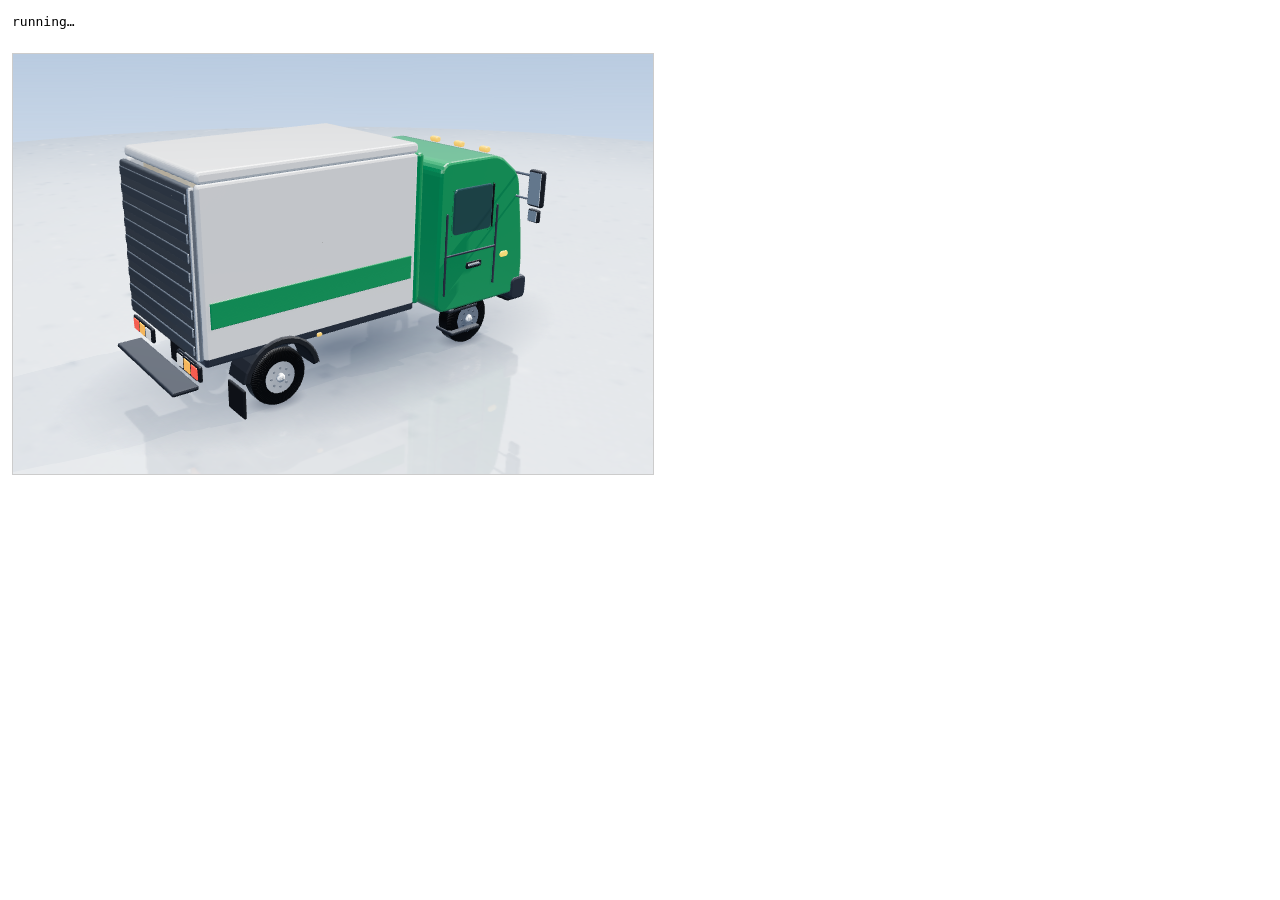
<file: selftest3d.html>
<!DOCTYPE html>
<html lang="ja">

<head>
  <meta charset="UTF-8">
  <title>selftest3d — 3Dモデルの たしかめ</title>
  <style>
    body { margin: 0; font: 13px/1.6 monospace; }
    #tap { padding: 12px; white-space: pre-wrap; }
    .ok { color: #157a3b; }
    .ng { color: #c0242c; font-weight: bold; }
    .h { color: #1e2b45; font-weight: bold; }
    #stage { width: 640px; height: 420px; margin: 8px 12px; border: 1px solid #ccc; }
  </style>
</head>

<body>
  <div id="tap">running…</div>
  <div id="stage"></div>

  <script src="cars-data.js"></script>
  <script src="parts-data.js"></script>
  <script src="hon-data.js"></script>
  <script type="module">
    import { createViewer, MODEL3D } from './car3d.js';

    const out = [];
    let fails = 0, checks = 0;
    function ok(cond, msg) {
      checks++;
      if (!cond) fails++;
      out.push((cond ? '<span class="ok">ok  </span>' : '<span class="ng">NG  </span>') + msg);
    }
    function head(t) { out.push('\n<span class="h">' + t + '</span>'); }
    function flush() {
      document.getElementById('tap').innerHTML =
        (fails ? '<span class="ng">FAILURES: ' + fails + '</span>' : '<span class="ok">ALL PASS</span>') +
        '  (' + checks + ' checks)\n\n' +
        out.join('\n');
    }
    const wait = ms => new Promise(r => setTimeout(r, ms));

    (async function () {
      const stage = document.getElementById('stage');
      const keys = Object.keys(MODEL3D);
      const usedParts = new Set();

      head('■ 3Dモデルの ある じどう車');
      const cars = window.carsData.filter(c => MODEL3D[c.art]);
      /* ずかんの 本文（hon-data.js）に 出て くる ぶぶん。くわしく 見る（3D）でも 見つけられる ように */
      const honParts = car => [...new Set(((window.honData[car.id] || {}).pages || [])
        .flatMap(pg => pg.s.map(s => s.part).filter(Boolean)))];
      ok(cars.length === keys.length,
        '3Dモデル ' + keys.length + '件 が すべて cars-data.js の art と つながって いる（' + cars.length + '件）');
      out.push('    ' + cars.map(c => c.art).join(', '));

      for (const car of cars) {
        head('■ ' + car.art + '（' + car.name.replace(/<[^>]+>/g, '') + '）');
        let v = null;
        try {
          v = createViewer(stage, car.art, { autoRotate: false });
        } catch (e) {
          ok(false, 'モデルが つくれる — ' + e.message);
          continue;
        }
        ok(true, 'モデルが つくれる');

        /* 1. ずかんの 本文に 出て くる ぶぶん（hon-data.js の part）を 3Dでも 光らせられる
              むかしは ①②③の「③ つくり」の part を 見て いた（その 文は 2026-11-08 に けした）。
              本文の part は イラストに あわせて あるので、3Dに まだ ない ものは 一らんに 出すだけ
              （くわしく 見る の 3Dは、モデルに ある ぶぶんを ぜんぶ ◯で 出すので こまらない）。 */
        const hp = honParts(car).filter(part => v.builder.parts.has(part));
        const miss = honParts(car).filter(part => !v.builder.parts.has(part));
        if (miss.length) out.push('    （3Dに まだ ない 本文の ぶぶん: ' + miss.join(', ') + '）');
        hp.forEach(part => {
          ok(v.highlight(part), '本文の ぶぶん「' + part + '」を 光らせられる');
          ok(v.focusPart(part), '　→ カメラが そこへ 飛べる');
        });
        v.clearHighlight();

        /* 2. モデルの part が parts-data.js に そろって いる */
        v.parts().forEach(p => {
          usedParts.add(p);
          ok(!!window.partInfo[p], 'part「' + p + '」の せつめいが parts-data.js に ある');
        });

        /* 3. 大きさが おかしくない */
        const m = v.meters();
        ok(m.length > 1 && m.length < 22, 'ながさ ' + m.length.toFixed(1) + 'm が 1〜22mの 中');
        ok(m.height > 0.8 && m.height < 16, 'たかさ ' + m.height.toFixed(1) + 'm が 0.8〜16mの 中');
        ok(m.width > 0.8 && m.width < 9, 'はば ' + m.width.toFixed(1) + 'm が 0.8〜8mの 中');

        /* 4. 本文に 出て くる ぶぶんの しるしが 画面の 中に おさまる */
        await wait(300);
        v.resetView();
        v.orbit.snap();
        await wait(300);
        hp.forEach((part, i) => {
          const p = v.screenPos(part);
          ok(p && p.visible && p.x > -40 && p.x < stage.clientWidth + 40 && p.y > -40 && p.y < stage.clientHeight + 40,
            'しるし' + (i + 1) + '（' + part + '）が 画面の 中に ある' +
            (p ? '  [x=' + Math.round(p.x) + ' y=' + Math.round(p.y) + ' / ' + stage.clientWidth + 'x' + stage.clientHeight +
              ' dist=' + v.orbit.dist.toFixed(1) + ']' : ' [screenPos=null]'));
        });

        /* 5. うごかす しかけ */
        const anims = v.animations();
        anims.forEach(a => {
          ok(!!a.label, 'うごき「' + a.key + '」に 名まえが ついて いる（' + a.label + '）');
          ok(v.setAnim(a.key, 1) && v.setAnim(a.key, 0), '　→ 0〜1で うごかせる');
        });
        if (!anims.length) out.push('    （うごく しかけ なし）');

        /* 6. さわった ところが 分かる */
        const cx = stage.getBoundingClientRect();
        ok(typeof v.pick(cx.left + stage.clientWidth / 2, cx.top + stage.clientHeight / 2) !== 'undefined',
          'さわった ところの part が しらべられる');

        v.dispose();
      }

      head('■ ぜんたい');
      const unused = Object.keys(window.partInfo).filter(k => !usedParts.has(k));
      out.push('    3Dで つかって いる part: ' + [...usedParts].sort().join(' '));
      out.push('    まだ 3Dに 出て こない part（' + unused.length + '件）: ' + unused.join(' '));
      ok(usedParts.size > 0, 'part が 1つ いじょう つかわれて いる');

      flush();
      window.__selftestDone = true;
      window.__fails = fails;
    })().catch(e => {
      ok(false, 'とちゅうで とまった: ' + e.message);
      flush();
      window.__selftestDone = true;
      window.__fails = fails;
    });
  </script>
</body>

</html>
</file>
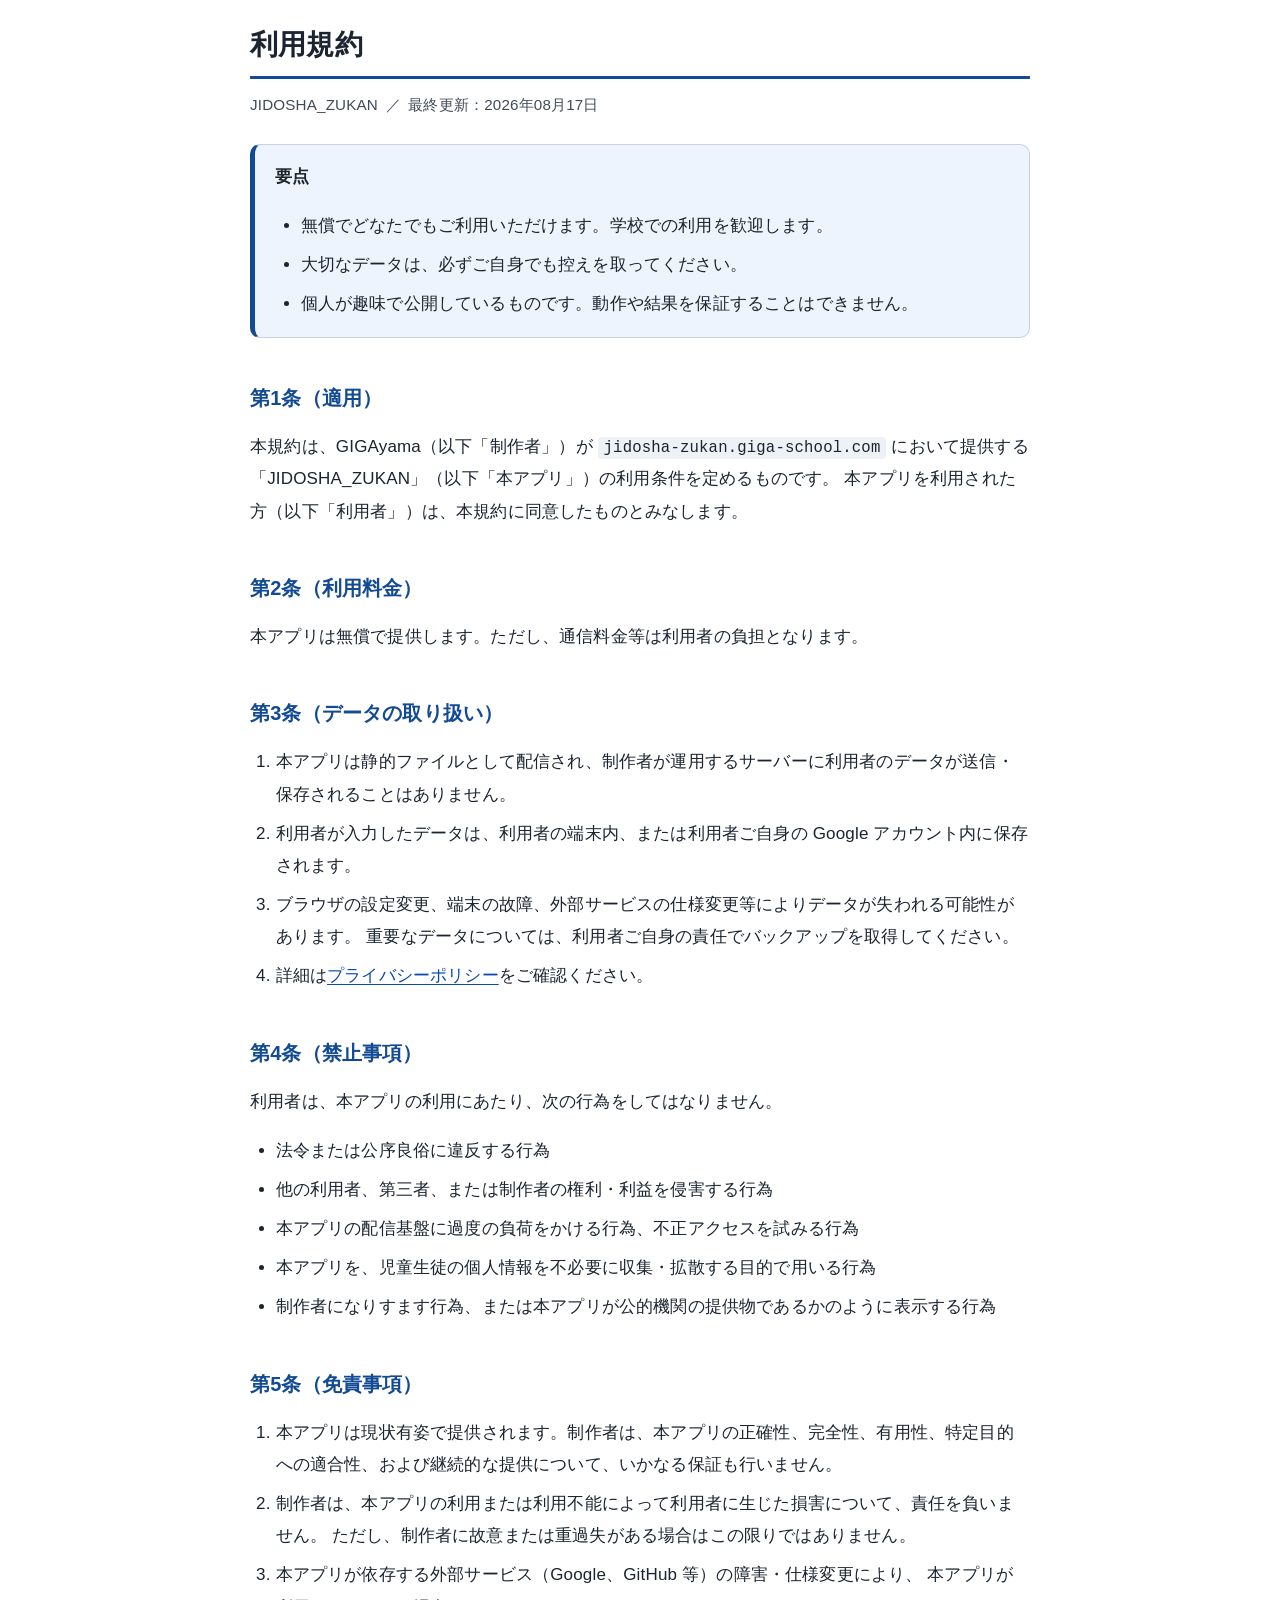
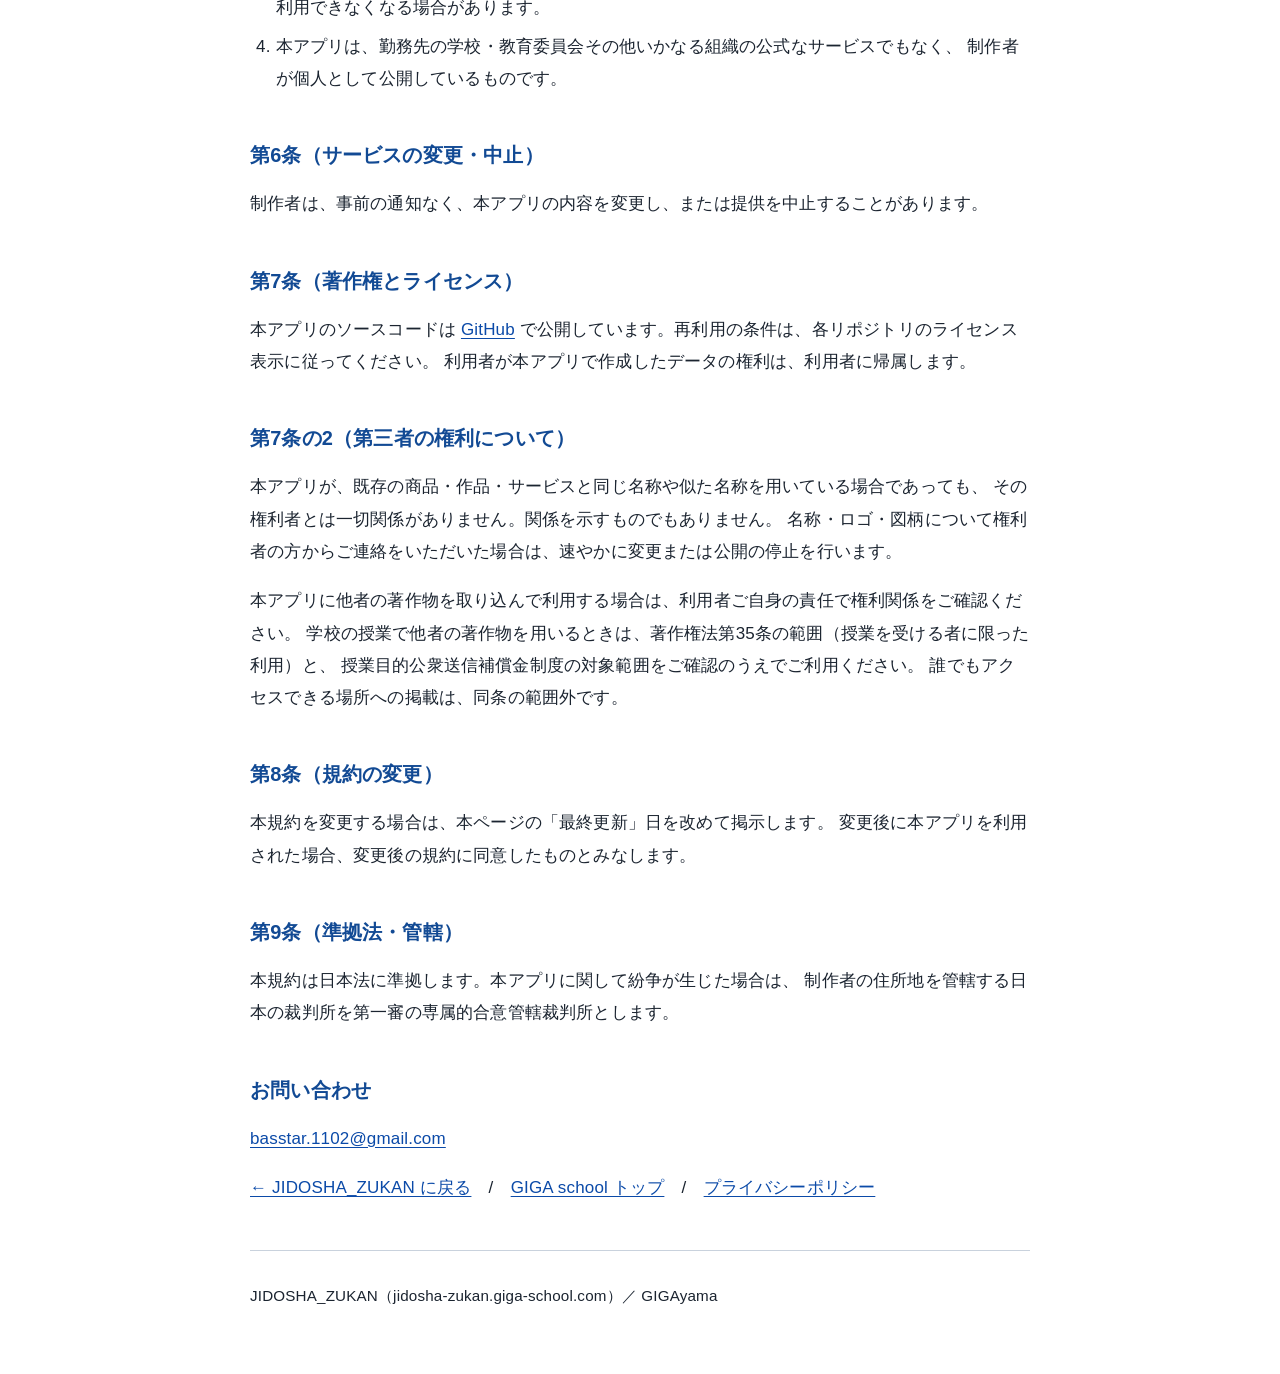
<file: terms.html>
﻿<!DOCTYPE html>
<html lang="ja">

<head>
  <meta charset="UTF-8">
  <meta name="viewport" content="width=device-width, initial-scale=1.0, viewport-fit=cover">
  <title>利用規約｜JIDOSHA_ZUKAN</title>
  <meta name="description" content="JIDOSHA_ZUKAN の利用規約です。利用条件、禁止事項、免責事項について定めています。">
  <meta name="theme-color" content="#124a94">
  <link rel="canonical" href="https://jidosha-zukan.giga-school.com/terms.html">
  <style>
    :root {
      color-scheme: light dark;
      --bg: #ffffff; --surface: #f4f7fb; --surface-strong: #e8eefa;
      --text: #1b2430; --text-muted: #414b57; --accent: #124a94;
      --link: #0b4aa8; --link-visited: #5e3590; --border: #c9d2dd;
      --code-bg: #eef1f5; --callout-bg: #eef4fd;
    }
    @media (prefers-color-scheme: dark) {
      :root {
        --bg: #14171b; --surface: #1e232a; --surface-strong: #262d36;
        --text: #e8ebef; --text-muted: #aab3bd; --accent: #8ab4f8;
        --link: #9cc3fb; --link-visited: #d3b6f5; --border: #3a424c;
        --code-bg: #262d36; --callout-bg: #1c2530;
      }
    }
    * { box-sizing: border-box; }
    body {
      font-family: "Hiragino Sans", "Hiragino Kaku Gothic ProN", "Noto Sans JP",
        "Yu Gothic UI", "Meiryo", -apple-system, "Segoe UI", sans-serif;
      font-size: 1.0625rem; line-height: 1.9; letter-spacing: .01em;
      max-width: 820px; margin: 0 auto; padding: 24px 20px 48px;
      color: var(--text); background: var(--bg); -webkit-text-size-adjust: 100%;
    }
    a { color: var(--link); text-decoration: underline; text-underline-offset: .18em; }
    a:visited { color: var(--link-visited); }
    :focus-visible { outline: 3px solid var(--link); outline-offset: 2px; border-radius: 3px; }
    h1 { font-size: 1.75rem; line-height: 1.5; margin: 0 0 12px; padding-bottom: 10px; border-bottom: 3px solid var(--accent); }
    h2 { font-size: 1.25rem; line-height: 1.6; margin: 2.2em 0 .6em; color: var(--accent); }
    p, li { color: var(--text); }
    ul, ol { padding-left: 1.5em; }
    li { margin-bottom: .4em; }
    code { font-family: ui-monospace, SFMono-Regular, Menlo, Consolas, monospace; background: var(--code-bg); padding: 2px 6px; border-radius: 4px; font-size: .92em; overflow-wrap: anywhere; }
    .meta { font-size: .95rem; color: var(--text-muted); margin: 0 0 24px; }
    .meta span+span::before { content: "／"; margin: 0 .5em; }
    .callout { background: var(--callout-bg); border: 1px solid var(--border); border-left: 5px solid var(--accent); border-radius: 10px; padding: 16px 20px; margin: 20px 0; }
    .callout :first-child { margin-top: 0; } .callout :last-child { margin-bottom: 0; }
    footer { margin-top: 3em; padding-top: 16px; border-top: 1px solid var(--border); font-size: .95rem; color: var(--text-muted); }
    @media (max-width: 480px) { body { padding: 16px 14px 40px; } h1 { font-size: 1.5rem; } }
    @media print {
      :root { --bg:#fff; --surface:#fff; --surface-strong:#fff; --text:#000; --text-muted:#333; --accent:#000; --link:#000; --link-visited:#000; --border:#999; --code-bg:#fff; --callout-bg:#fff; }
      body { max-width: none; font-size: 10.5pt; }
    }
  </style>
</head>

<body>
  <main>
    <h1>利用規約</h1>
    <p class="meta"><span>JIDOSHA_ZUKAN</span><span>最終更新：2026年08月17日</span></p>

    <div class="callout">
      <p><strong>要点</strong></p>
      <ul>
        <li>無償でどなたでもご利用いただけます。学校での利用を歓迎します。</li>
        <li>大切なデータは、必ずご自身でも控えを取ってください。</li>
        <li>個人が趣味で公開しているものです。動作や結果を保証することはできません。</li>
      </ul>
    </div>

    <h2>第1条（適用）</h2>
    <p>本規約は、GIGAyama（以下「制作者」）が <code>jidosha-zukan.giga-school.com</code> において提供する
      「JIDOSHA_ZUKAN」（以下「本アプリ」）の利用条件を定めるものです。
      本アプリを利用された方（以下「利用者」）は、本規約に同意したものとみなします。</p>

    <h2>第2条（利用料金）</h2>
    <p>本アプリは無償で提供します。ただし、通信料金等は利用者の負担となります。</p>

    <h2>第3条（データの取り扱い）</h2>
    <ol>
      <li>本アプリは静的ファイルとして配信され、制作者が運用するサーバーに利用者のデータが送信・保存されることはありません。</li>
      <li>利用者が入力したデータは、利用者の端末内、または利用者ご自身の Google アカウント内に保存されます。</li>
      <li>ブラウザの設定変更、端末の故障、外部サービスの仕様変更等によりデータが失われる可能性があります。
        重要なデータについては、利用者ご自身の責任でバックアップを取得してください。</li>
      <li>詳細は<a href="https://jidosha-zukan.giga-school.com/privacy.html">プライバシーポリシー</a>をご確認ください。</li>
    </ol>

    <h2>第4条（禁止事項）</h2>
    <p>利用者は、本アプリの利用にあたり、次の行為をしてはなりません。</p>
    <ul>
      <li>法令または公序良俗に違反する行為</li>
      <li>他の利用者、第三者、または制作者の権利・利益を侵害する行為</li>
      <li>本アプリの配信基盤に過度の負荷をかける行為、不正アクセスを試みる行為</li>
      <li>本アプリを、児童生徒の個人情報を不必要に収集・拡散する目的で用いる行為</li>
      <li>制作者になりすます行為、または本アプリが公的機関の提供物であるかのように表示する行為</li>
    </ul>

    <h2>第5条（免責事項）</h2>
    <ol>
      <li>本アプリは現状有姿で提供されます。制作者は、本アプリの正確性、完全性、有用性、特定目的への適合性、および継続的な提供について、いかなる保証も行いません。</li>
      <li>制作者は、本アプリの利用または利用不能によって利用者に生じた損害について、責任を負いません。
        ただし、制作者に故意または重過失がある場合はこの限りではありません。</li>
      <li>本アプリが依存する外部サービス（Google、GitHub 等）の障害・仕様変更により、
        本アプリが利用できなくなる場合があります。</li>
      <li>本アプリは、勤務先の学校・教育委員会その他いかなる組織の公式なサービスでもなく、
        制作者が個人として公開しているものです。</li>
    </ol>

    <h2>第6条（サービスの変更・中止）</h2>
    <p>制作者は、事前の通知なく、本アプリの内容を変更し、または提供を中止することがあります。</p>

    <h2>第7条（著作権とライセンス）</h2>
    <p>本アプリのソースコードは
      <a href="https://github.com/GIGAyama" target="_blank" rel="noopener">GitHub</a>
      で公開しています。再利用の条件は、各リポジトリのライセンス表示に従ってください。
      利用者が本アプリで作成したデータの権利は、利用者に帰属します。</p>

    <h2>第7条の2（第三者の権利について）</h2>
    <p>本アプリが、既存の商品・作品・サービスと同じ名称や似た名称を用いている場合であっても、
      その権利者とは一切関係がありません。関係を示すものでもありません。
      名称・ロゴ・図柄について権利者の方からご連絡をいただいた場合は、速やかに変更または公開の停止を行います。</p>
    <p>本アプリに他者の著作物を取り込んで利用する場合は、利用者ご自身の責任で権利関係をご確認ください。
      学校の授業で他者の著作物を用いるときは、著作権法第35条の範囲（授業を受ける者に限った利用）と、
      授業目的公衆送信補償金制度の対象範囲をご確認のうえでご利用ください。
      誰でもアクセスできる場所への掲載は、同条の範囲外です。</p>

    <h2>第8条（規約の変更）</h2>
    <p>本規約を変更する場合は、本ページの「最終更新」日を改めて掲示します。
      変更後に本アプリを利用された場合、変更後の規約に同意したものとみなします。</p>

    <h2>第9条（準拠法・管轄）</h2>
    <p>本規約は日本法に準拠します。本アプリに関して紛争が生じた場合は、
      制作者の住所地を管轄する日本の裁判所を第一審の専属的合意管轄裁判所とします。</p>

    <h2>お問い合わせ</h2>
    <p><a href="mailto:basstar.1102@gmail.com">basstar.1102@gmail.com</a></p>

    <p><a href="https://jidosha-zukan.giga-school.com/">← JIDOSHA_ZUKAN に戻る</a>　/　<a href="https://giga-school.com/">GIGA school トップ</a>　/　<a href="https://jidosha-zukan.giga-school.com/privacy.html">プライバシーポリシー</a></p>
  </main>

  <footer>
    <p>JIDOSHA_ZUKAN（jidosha-zukan.giga-school.com）／ GIGAyama</p>
  </footer>
</body>

</html>
</file>
<file: fonts.css>
/* ==========================================================================
 * BIZ UDPGothic / Kosugi Maru
 * SIL Open Font License 1.1 — 全文は fonts/OFL.txt
 *
 * このファイルは tools/fonts/build-fonts.mjs が生成する。**直接編集しないこと。**
 * 作り直すには: node tools/fonts/build-fonts.mjs
 *
 * unicode-range は Google Fonts が返した値をそのまま使っている。ここに無い字
 * （児童が入力した珍しい漢字など）は、このフォントを飛ばして端末内蔵フォントへ
 * 落ちる。書体が変わるだけで、□（豆腐）にはならない。
 *
 * 面が複数あるのは、1 リクエストに載せられる字数に上限があるため。
 * ブラウザは unicode-range を見て、実際に要る面だけを取りにいく。
 * ========================================================================== */

@font-face {
  font-family: 'BIZ UDPGothic';
  font-style: normal;
  font-weight: 400;
  font-display: swap;
  src: url('./fonts/biz-udpgothic-400-1.woff2') format('woff2');
  unicode-range: U+20-7e, U+2010, U+2015, U+2025-2026, U+2032-2033, U+203b, U+2103, U+2190-2193, U+2460-2462, U+25a0-25a1, U+25b2-25b3, U+25cb, U+25ce-25cf, U+2605-2606, U+2661, U+266a, U+2713, U+2715, U+2794, U+3001-3002, U+3008-3012, U+3014-3015, U+301c, U+3041-30ff, U+4e00, U+4e03, U+4e07, U+4e09-4e0b, U+4e2d, U+4e38, U+4e5d, U+4e8b-4e8c, U+4e94, U+4ea4, U+4eac, U+4eba, U+4eca, U+4f11, U+4f1a, U+4f53, U+4f55, U+4f5c, U+4f7f, U+5143-5144, U+5148-5149, U+5165, U+516b-516d, U+5185-5186, U+51ac, U+51fa, U+5200, U+5206-5207, U+524d, U+529b, U+5317, U+5341, U+5343, U+5348, U+534a, U+5357, U+5371, U+539f, U+53cb, U+53e3-53e4, U+53f0, U+53f3, U+5408, U+540c-540d, U+56db, U+56de, U+56f3, U+56fd, U+5712, U+571f, U+5730, U+5834, U+58f0, U+58f2, U+590f, U+5915-5916, U+591a, U+591c, U+5927, U+5929-592a, U+5973, U+59b9, U+59c9, U+5b50, U+5b57, U+5b66, U+5ba4, U+5bb6, U+5bfa, U+5c0f, U+5c11, U+5c4b, U+5c71, U+5ca9, U+5ddd, U+5de5-5de6, U+5e02, U+5e30, U+5e74, U+5e83, U+5e97, U+5f13, U+5f15, U+5f1f, U+5f31, U+5f37, U+5f53, U+5f62, U+5f8c, U+5fc3, U+601d, U+6025, U+6238, U+624b, U+624d, U+6551, U+6559, U+6570, U+6587, U+65b0, U+65b9, U+65e5, U+65e9, U+660e, U+661f, U+6625, U+663c, U+6642, U+6674, U+66dc, U+66f8, U+6708, U+671d, U+6728, U+672c, U+6751, U+6765, U+6771, U+6797, U+6821, U+68ee, U+697d, U+6b4c, U+6b62-6b63, U+6b69, U+6bcd-6bce, U+6bdb, U+6c17, U+6c34, U+6c60, U+6c7d, U+6d3b, U+6d77, U+706b, U+70b9, U+7236, U+725b, U+72ac, U+7389, U+738b, U+7406, U+751f, U+7528, U+7530, U+7537, U+753a-753b, U+756a, U+767d-767e, U+76ee, U+76f4, U+77e2, U+77e5, U+77f3, U+793e, U+79cb, U+79d1, U+7a7a, U+7acb, U+7af9, U+7b54, U+7b97, U+7c73, U+7cf8, U+7d19, U+7d30, U+7d44, U+7d75, U+7dda, U+7fbd, U+7fd2, U+8003, U+8033, U+805e, U+8089, U+81ea, U+8239, U+8272, U+82b1, U+8336, U+8349, U+866b, U+8840, U+884c, U+897f, U+898b, U+89aa, U+89d2, U+8a00, U+8a08, U+8a18, U+8a71, U+8a9e, U+8aad, U+8c37, U+8c9d, U+8cb7, U+8d64, U+8d70, U+8db3, U+8eca, U+8fd1, U+901a, U+9031, U+9053, U+9060, U+91cc, U+91ce, U+91d1, U+9451, U+9577, U+9580, U+9593, U+96e8, U+96ea, U+96f2, U+96fb, U+9752, U+9762, U+97f3, U+982d, U+9854, U+98a8, U+98df, U+9996, U+99ac, U+9ad8, U+9b5a, U+9ce5, U+9cf4, U+9ea6, U+9ec4, U+9ed2, U+ff01-ff5e, U+ffe5;
}

@font-face {
  font-family: 'BIZ UDPGothic';
  font-style: normal;
  font-weight: 700;
  font-display: swap;
  src: url('./fonts/biz-udpgothic-700-1.woff2') format('woff2');
  unicode-range: U+20-7e, U+2010, U+2015, U+2025-2026, U+2032-2033, U+203b, U+2103, U+2190-2193, U+2460-2462, U+25a0-25a1, U+25b2-25b3, U+25cb, U+25ce-25cf, U+2605-2606, U+2661, U+266a, U+2713, U+2715, U+2794, U+3001-3002, U+3008-3012, U+3014-3015, U+301c, U+3041-30ff, U+4e00, U+4e03, U+4e07, U+4e09-4e0b, U+4e2d, U+4e38, U+4e5d, U+4e8b-4e8c, U+4e94, U+4ea4, U+4eac, U+4eba, U+4eca, U+4f11, U+4f1a, U+4f53, U+4f55, U+4f5c, U+4f7f, U+5143-5144, U+5148-5149, U+5165, U+516b-516d, U+5185-5186, U+51ac, U+51fa, U+5200, U+5206-5207, U+524d, U+529b, U+5317, U+5341, U+5343, U+5348, U+534a, U+5357, U+5371, U+539f, U+53cb, U+53e3-53e4, U+53f0, U+53f3, U+5408, U+540c-540d, U+56db, U+56de, U+56f3, U+56fd, U+5712, U+571f, U+5730, U+5834, U+58f0, U+58f2, U+590f, U+5915-5916, U+591a, U+591c, U+5927, U+5929-592a, U+5973, U+59b9, U+59c9, U+5b50, U+5b57, U+5b66, U+5ba4, U+5bb6, U+5bfa, U+5c0f, U+5c11, U+5c4b, U+5c71, U+5ca9, U+5ddd, U+5de5-5de6, U+5e02, U+5e30, U+5e74, U+5e83, U+5e97, U+5f13, U+5f15, U+5f1f, U+5f31, U+5f37, U+5f53, U+5f62, U+5f8c, U+5fc3, U+601d, U+6025, U+6238, U+624b, U+624d, U+6551, U+6559, U+6570, U+6587, U+65b0, U+65b9, U+65e5, U+65e9, U+660e, U+661f, U+6625, U+663c, U+6642, U+6674, U+66dc, U+66f8, U+6708, U+671d, U+6728, U+672c, U+6751, U+6765, U+6771, U+6797, U+6821, U+68ee, U+697d, U+6b4c, U+6b62-6b63, U+6b69, U+6bcd-6bce, U+6bdb, U+6c17, U+6c34, U+6c60, U+6c7d, U+6d3b, U+6d77, U+706b, U+70b9, U+7236, U+725b, U+72ac, U+7389, U+738b, U+7406, U+751f, U+7528, U+7530, U+7537, U+753a-753b, U+756a, U+767d-767e, U+76ee, U+76f4, U+77e2, U+77e5, U+77f3, U+793e, U+79cb, U+79d1, U+7a7a, U+7acb, U+7af9, U+7b54, U+7b97, U+7c73, U+7cf8, U+7d19, U+7d30, U+7d44, U+7d75, U+7dda, U+7fbd, U+7fd2, U+8003, U+8033, U+805e, U+8089, U+81ea, U+8239, U+8272, U+82b1, U+8336, U+8349, U+866b, U+8840, U+884c, U+897f, U+898b, U+89aa, U+89d2, U+8a00, U+8a08, U+8a18, U+8a71, U+8a9e, U+8aad, U+8c37, U+8c9d, U+8cb7, U+8d64, U+8d70, U+8db3, U+8eca, U+8fd1, U+901a, U+9031, U+9053, U+9060, U+91cc, U+91ce, U+91d1, U+9451, U+9577, U+9580, U+9593, U+96e8, U+96ea, U+96f2, U+96fb, U+9752, U+9762, U+97f3, U+982d, U+9854, U+98a8, U+98df, U+9996, U+99ac, U+9ad8, U+9b5a, U+9ce5, U+9cf4, U+9ea6, U+9ec4, U+9ed2, U+ff01-ff5e, U+ffe5;
}

@font-face {
  font-family: 'Kosugi Maru';
  font-style: normal;
  font-weight: 400;
  font-display: swap;
  src: url('./fonts/kosugi-maru-400-1.woff2') format('woff2');
  unicode-range: U+20-7e, U+2010, U+2015, U+2025-2026, U+2032-2033, U+203b, U+2103, U+2190-2193, U+2460-2462, U+25a0-25a1, U+25b2-25b3, U+25cb, U+25ce-25cf, U+2605-2606, U+2661, U+266a, U+2713, U+2715, U+2794, U+3001-3002, U+3008-3012, U+3014-3015, U+301c, U+3041-30ff, U+4e00, U+4e03, U+4e07, U+4e09-4e0b, U+4e2d, U+4e38, U+4e5d, U+4e8b-4e8c, U+4e94, U+4ea4, U+4eac, U+4eba, U+4eca, U+4f11, U+4f1a, U+4f53, U+4f55, U+4f5c, U+4f7f, U+5143-5144, U+5148-5149, U+5165, U+516b-516d, U+5185-5186, U+51ac, U+51fa, U+5200, U+5206-5207, U+524d, U+529b, U+5317, U+5341, U+5343, U+5348, U+534a, U+5357, U+5371, U+539f, U+53cb, U+53e3-53e4, U+53f0, U+53f3, U+5408, U+540c-540d, U+56db, U+56de, U+56f3, U+56fd, U+5712, U+571f, U+5730, U+5834, U+58f0, U+58f2, U+590f, U+5915-5916, U+591a, U+591c, U+5927, U+5929-592a, U+5973, U+59b9, U+59c9, U+5b50, U+5b57, U+5b66, U+5ba4, U+5bb6, U+5bfa, U+5c0f, U+5c11, U+5c4b, U+5c71, U+5ca9, U+5ddd, U+5de5-5de6, U+5e02, U+5e30, U+5e74, U+5e83, U+5e97, U+5f13, U+5f15, U+5f1f, U+5f31, U+5f37, U+5f53, U+5f62, U+5f8c, U+5fc3, U+601d, U+6025, U+6238, U+624b, U+624d, U+6551, U+6559, U+6570, U+6587, U+65b0, U+65b9, U+65e5, U+65e9, U+660e, U+661f, U+6625, U+663c, U+6642, U+6674, U+66dc, U+66f8, U+6708, U+671d, U+6728, U+672c, U+6751, U+6765, U+6771, U+6797, U+6821, U+68ee, U+697d, U+6b4c, U+6b62-6b63, U+6b69, U+6bcd-6bce, U+6bdb, U+6c17, U+6c34, U+6c60, U+6c7d, U+6d3b, U+6d77, U+706b, U+70b9, U+7236, U+725b, U+72ac, U+7389, U+738b, U+7406, U+751f, U+7528, U+7530, U+7537, U+753a-753b, U+756a, U+767d-767e, U+76ee, U+76f4, U+77e2, U+77e5, U+77f3, U+793e, U+79cb, U+79d1, U+7a7a, U+7acb, U+7af9, U+7b54, U+7b97, U+7c73, U+7cf8, U+7d19, U+7d30, U+7d44, U+7d75, U+7dda, U+7fbd, U+7fd2, U+8003, U+8033, U+805e, U+8089, U+81ea, U+8239, U+8272, U+82b1, U+8336, U+8349, U+866b, U+8840, U+884c, U+897f, U+898b, U+89aa, U+89d2, U+8a00, U+8a08, U+8a18, U+8a71, U+8a9e, U+8aad, U+8c37, U+8c9d, U+8cb7, U+8d64, U+8d70, U+8db3, U+8eca, U+8fd1, U+901a, U+9031, U+9053, U+9060, U+91cc, U+91ce, U+91d1, U+9451, U+9577, U+9580, U+9593, U+96e8, U+96ea, U+96f2, U+96fb, U+9752, U+9762, U+97f3, U+982d, U+9854, U+98a8, U+98df, U+9996, U+99ac, U+9ad8, U+9b5a, U+9ce5, U+9cf4, U+9ea6, U+9ec4, U+9ed2, U+ff01-ff5e, U+ffe5;
}
</file>
<file: index.css>
/* =========================================================================
   index.css — じどう車ずかん（ぜんたい・もくじ・さくいん・見かた・大きさくらべ）

   ■ ねらい
     ・本物の ずかんの ように 見せる。白い 紙の ページ、しょう（しごとの なかま）ごとの 色、
       大きな 写真、見出し、ページばんごう。
     ・子どもに いる もの（名まえ・写真・見出し・文・かず）は 大きく はっきり。
       いらない もの（写真の 出典・しらべた 資料・この サイトの せつめい）は
       小さく、うすく、とじて おく。
     ・「しごと」「つくり」「その ために」と いう 色わけや ラベルは つかわない。
       どれが しごとで どれが つくりかは、子どもが 文を よんで 見つける。

   ■ 色
     しょうの 色は [data-cat] で きりかわる（--cat / --cat-soft / --cat-ink）。
     白い 字を のせても、うすい 地に その 色の 字を のせても AA（4.5:1 いじょう）。

   ■ 車の ページ（#/car/<id>）は hon.css
   ========================================================================= */

:root {
  --desk: #f3f1ea;          /* つくえ（ページの そと） */
  --paper: #ffffff;         /* 紙 */
  --paper-2: #faf8f3;       /* すこし 色の ついた 紙 */
  --ink: #1c2333;           /* 文字 */
  --ink-sub: #535c70;       /* うすい 文字（白・つくえの 上でも AA） */
  --line: #e6e1d6;
  --line-bold: #d3ccbd;

  --lit: #f59e0b;           /* 光る ぶぶん */
  --focus: #d97706;

  /* しょうの 色（ぜんぶ / しおりの つめも これで ぬる） */
  --cat: #3a4258;
  --cat-soft: #eceef3;
  --cat-ink: #2c3346;

  /* kansatsu.css が つかう 名まえ（かえない こと） */
  --bg-soft: #ecebe5;
  --yellow: #ffc83b;

  --radius-lg: 24px;
  --radius: 18px;
  --radius-s: 12px;
  --radius-pill: 9999px;

  --shadow-sm: 0 1px 3px rgba(28, 35, 51, .06), 0 2px 8px rgba(28, 35, 51, .04);
  --shadow: 0 6px 20px rgba(28, 35, 51, .08);
  --shadow-lg: 0 14px 34px rgba(28, 35, 51, .12);

  --font: 'BIZ UDPGothic', 'Hiragino Maru Gothic ProN', 'Hiragino Kaku Gothic ProN',
    'Yu Gothic Medium', 'Yu Gothic', Meiryo, sans-serif;
  --font-title: 'Kosugi Maru', 'BIZ UDPGothic', 'Hiragino Maru Gothic ProN', Meiryo, sans-serif;

  --tap: 48px;
  --ease: cubic-bezier(.22, 1, .36, 1);
}

/* しょうの 色（もくじの つめ・カード・車の ページで おなじ もの） */
[data-cat="hakobu"] { --cat: #1d5fbf; --cat-soft: #e9f0fb; --cat-ink: #174e9e; }
[data-cat="tsukuru"] { --cat: #b4530a; --cat-soft: #fcf0e3; --cat-ink: #8f3f05; }
[data-cat="mamoru"] { --cat: #c62828; --cat-soft: #fdecec; --cat-ink: #a51f1f; }
[data-cat="kurashi"] { --cat: #2e7d32; --cat-soft: #e8f4e9; --cat-ink: #225f26; }
[data-cat="sodateru"] { --cat: #7c5418; --cat-soft: #f5eee2; --cat-ink: #5f3f0e; }
[data-cat="basho"] { --cat: #0b7285; --cat-soft: #e2f2f4; --cat-ink: #075a69; }

* {
  box-sizing: border-box;
  margin: 0;
  padding: 0;
}

html {
  -webkit-text-size-adjust: 100%;
}

[hidden] {
  display: none !important;
}

body {
  font-family: var(--font);
  font-size: 19px;
  line-height: 1.9;
  color: var(--ink);
  background: var(--desk);
  -webkit-font-smoothing: antialiased;
  min-height: 100vh;
  padding: 0 16px 32px;
  word-break: keep-all;
  overflow-wrap: break-word;
}

/* ふりがな */
ruby {
  ruby-position: over;
  ruby-align: center;
}

ruby rt {
  font-size: 0.5em;
  font-weight: 400;
  color: var(--ink-sub);
  letter-spacing: .04em;
  line-height: 1.2;
}

.btn ruby rt,
.tab ruby rt,
.booklink ruby rt,
.chap__head ruby rt {
  color: inherit;
  opacity: .9;
}

b {
  font-weight: 700;
}

a {
  color: #1d4fa0;
}

:focus-visible {
  outline: 4px solid var(--focus);
  outline-offset: 3px;
  border-radius: 8px;
}

.skip-link {
  position: absolute;
  left: -9999px;
  top: 0;
  background: var(--ink);
  color: #fff;
  padding: 10px 18px;
  border-radius: 0 0 var(--radius-s) 0;
  z-index: 100;
  font-weight: 700;
}

.skip-link:focus {
  left: 0;
}

.visually-hidden {
  position: absolute;
  width: 1px;
  height: 1px;
  overflow: hidden;
  clip: rect(0 0 0 0);
  clip-path: inset(50%);
  white-space: nowrap;
}

main {
  max-width: 1200px;
  margin: 0 auto;
}

/* ============================ ボタン ============================
   kansatsu.js の パネルも .btn / .btn--audio を つかう */
.btn {
  display: inline-flex;
  align-items: center;
  justify-content: center;
  gap: 8px;
  min-height: var(--tap);
  padding: 8px 18px;
  border: 2px solid var(--line-bold);
  border-radius: var(--radius-s);
  background: var(--paper);
  color: var(--ink);
  font: 700 17px/1.4 var(--font);
  text-decoration: none;
  cursor: pointer;
  -webkit-tap-highlight-color: transparent;
  transition: background .15s, border-color .15s, transform .1s;
}

.btn:hover {
  border-color: #b9b09d;
}

.btn:active {
  transform: translateY(1px);
}

.btn--audio {
  min-height: 44px;
  padding: 4px 14px;
  font-size: 15px;
  border-width: 1px;
  border-radius: var(--radius-pill);
  background: var(--paper-2);
  color: var(--ink-sub);
}

.btn--audio.is-playing {
  background: var(--ink);
  border-color: var(--ink);
  color: #fff;
}

/* ============================ うえの バー ============================ */
.topbar {
  position: sticky;
  top: 0;
  z-index: 40;
  max-width: 1200px;
  margin: 0 auto;
  padding: 8px 0;
  display: grid;
  grid-template-columns: minmax(0, 1fr) auto minmax(0, 1fr);
  align-items: center;
  gap: 12px;
  background: rgba(243, 241, 234, .94);
  -webkit-backdrop-filter: blur(6px);
  backdrop-filter: blur(6px);
}

.btn--nav {
  justify-self: start;
  padding: 6px 18px;
}

.topbar__where {
  grid-column: 2;
  min-width: 0;
  font-size: 15px;
  color: var(--ink-sub);
  text-align: center;
  white-space: nowrap;
  overflow: hidden;
  text-overflow: ellipsis;
}

.btn--shiori {
  grid-column: 3;
  justify-self: end;
  padding: 6px 16px;
}

.btn--shiori[aria-pressed="true"] {
  background: #fff4cf;
  border-color: #e0a800;
  color: #6b4a00;
}

.btn--shiori__ico {
  font-size: 20px;
}

/* ============================ ひょうし ============================ */
.cover {
  display: grid;
  grid-template-columns: auto minmax(0, 1fr) auto;
  align-items: center;
  gap: 20px;
  margin: 16px 0 26px;
  padding: 20px 24px;
  background: var(--paper);
  border-radius: var(--radius-lg);
  box-shadow: var(--shadow);
}

/* 本の せなか（しょうの 色が 6本 ならぶ） */
.cover__spine {
  display: grid;
  grid-template-rows: repeat(6, 1fr);
  width: 14px;
  height: 104px;
  border-radius: 8px;
  overflow: hidden;
}

.cover__spine i:nth-child(1) { background: #1d5fbf; }
.cover__spine i:nth-child(2) { background: #b4530a; }
.cover__spine i:nth-child(3) { background: #c62828; }
.cover__spine i:nth-child(4) { background: #2e7d32; }
.cover__spine i:nth-child(5) { background: #7c5418; }
.cover__spine i:nth-child(6) { background: #0b7285; }

.cover__kicker {
  font-family: var(--font-title);
  font-size: 18px;
  letter-spacing: .3em;
  color: var(--ink-sub);
  line-height: 1.4;
}

.cover__title {
  font-family: var(--font-title);
  font-weight: 400;
  font-size: 46px;
  line-height: 1.35;
  letter-spacing: .02em;
}

.cover__sub {
  font-size: 16px;
  color: var(--ink-sub);
  line-height: 1.6;
}

.cover__nav {
  display: flex;
  flex-wrap: wrap;
  justify-content: flex-end;
  gap: 10px;
  max-width: 640px;
}

.booklink {
  display: inline-flex;
  align-items: center;
  gap: 10px;
  min-height: 56px;
  padding: 6px 16px 6px 8px;
  border: 2px solid var(--line);
  border-radius: 14px;
  background: var(--paper-2);
  color: var(--ink);
  font-weight: 700;
  font-size: 17px;
  text-decoration: none;
  line-height: 1.5;
}

.booklink:hover {
  border-color: var(--line-bold);
  background: #fff;
}

.booklink__ico {
  display: inline-grid;
  place-items: center;
  width: 36px;
  height: 36px;
  border-radius: 10px;
  background: #fff;
  border: 1px solid var(--line);
  font-family: var(--font-title);
  font-size: 19px;
  line-height: 1;
}

/* ============================ もくじ ============================ */
.mokuji__h {
  font-family: var(--font-title);
  font-weight: 400;
  font-size: 26px;
  line-height: 1.4;
  margin: 0 4px 10px;
}

/* しょうの つめ（えらぶと その しょうだけ 出る） */
.tabs {
  display: grid;
  grid-template-columns: repeat(4, minmax(0, 1fr));
  gap: 10px;
  margin-bottom: 26px;
}

.tab {
  display: flex;
  align-items: center;
  gap: 10px;
  min-height: 64px;
  padding: 8px 12px 8px 10px;
  border: 0;
  border-left: 8px solid var(--cat);
  border-radius: 14px;
  background: var(--paper);
  color: var(--ink);
  font: inherit;
  text-align: left;
  cursor: pointer;
  box-shadow: var(--shadow-sm);
  -webkit-tap-highlight-color: transparent;
}

.tab:hover {
  background: var(--cat-soft);
}

.tab__icon {
  flex: none;
  font-size: 26px;
  line-height: 1;
}

.tab__text {
  display: flex;
  flex-direction: column;
  min-width: 0;
}

.tab__name {
  font-weight: 700;
  font-size: 17px;
  line-height: 1.45;
}

.tab__pages {
  font-size: 13px;
  line-height: 1.4;
  color: var(--ink-sub);
}

.tab.is-active {
  background: var(--cat);
  color: #fff;
  box-shadow: var(--shadow);
}

.tab.is-active .tab__pages {
  color: rgba(255, 255, 255, .92);
}

.tab--shiori {
  --cat: #8a5a00;
  --cat-soft: #fff4cf;
}

/* しょうの かたまり */
.chap {
  margin-bottom: 30px;
}

.chap__head {
  display: flex;
  align-items: center;
  gap: 12px;
  padding: 8px 18px;
  margin-bottom: 14px;
  border-radius: 14px;
  background: var(--cat);
  color: #fff;
}

.chap__icon {
  font-size: 26px;
  line-height: 1;
}

.chap__name {
  font-family: var(--font-title);
  font-weight: 400;
  font-size: 24px;
  line-height: 1.5;
}

.chap__pages {
  margin-left: auto;
  font-size: 15px;
  white-space: nowrap;
}

.grid,
.chap__grid {
  display: grid;
  grid-template-columns: repeat(auto-fill, minmax(180px, 1fr));
  gap: 14px;
}

.grid.grid--chaps {
  display: block;
}

/* 車の カード（ぜんたいが リンク） */
.card {
  position: relative;
  display: flex;
  flex-direction: column;
  background: var(--paper);
  border: 3px solid transparent;
  border-radius: 16px;
  box-shadow: var(--shadow-sm);
  color: var(--ink);
  text-decoration: none;
  overflow: hidden;
  -webkit-tap-highlight-color: transparent;
  transition: transform .15s var(--ease), box-shadow .15s;
}

.card:hover {
  transform: translateY(-2px);
  box-shadow: var(--shadow);
}

.card:focus-visible {
  outline-offset: 2px;
  border-radius: 16px;
}

/* さっき 見て いた 車 */
.card.is-last {
  border-color: var(--cat);
}

.card__art {
  display: block;
  aspect-ratio: 4 / 3;
  background: var(--paper-2);
  overflow: hidden;
}

.card__art img,
.card__art svg {
  width: 100%;
  height: 100%;
  display: block;
  object-fit: contain;
}

.card__body {
  display: flex;
  align-items: center;
  gap: 8px;
  padding: 8px 10px 10px;
  flex: 1;
}

.card__no {
  flex: none;
  min-width: 34px;
  height: 30px;
  padding: 0 6px;
  border-radius: 8px;
  background: var(--cat-soft);
  color: var(--cat-ink);
  font-weight: 700;
  font-size: 15px;
  line-height: 30px;
  text-align: center;
}

.card__name {
  font-family: var(--font-title);
  font-size: 19px;
  line-height: 1.55;
}

.card__shiori {
  position: absolute;
  top: 6px;
  right: 8px;
  font-size: 22px;
  line-height: 1;
  filter: drop-shadow(0 1px 1px rgba(0, 0, 0, .2));
}

.empty {
  margin: 10px auto 30px;
  max-width: 720px;
  padding: 22px 24px;
  background: var(--paper);
  border: 2px dashed var(--line-bold);
  border-radius: var(--radius);
  text-align: center;
  color: var(--ink-sub);
  font-size: 17px;
}

/* ============================ ずかんの 紙（さくいん・見かた・大きさくらべ） ============================ */
.sheet {
  margin: 8px 0 0;
  padding: 26px 30px 30px;
  background: var(--paper);
  border-radius: var(--radius-lg);
  box-shadow: var(--shadow);
}

.sheet__h {
  font-family: var(--font-title);
  font-weight: 400;
  font-size: 34px;
  line-height: 1.4;
}

.sheet__lead {
  margin: 4px 0 18px;
  color: var(--ink-sub);
  font-size: 17px;
}

/* ============================ さくいん ============================ */
.sakuin__jump {
  display: flex;
  flex-wrap: wrap;
  gap: 8px;
  margin-bottom: 6px;
}

.sakuin__jump a {
  display: inline-grid;
  place-items: center;
  min-width: var(--tap);
  min-height: var(--tap);
  border-radius: 12px;
  background: var(--paper-2);
  border: 2px solid var(--line);
  color: var(--ink);
  font-family: var(--font-title);
  font-size: 22px;
  text-decoration: none;
}

.sakuin__grp {
  margin-top: 22px;
  scroll-margin-top: 80px;
}

.sakuin__kana {
  display: inline-grid;
  place-items: center;
  width: 46px;
  height: 46px;
  border-radius: 50%;
  background: var(--ink);
  color: #fff;
  font-family: var(--font-title);
  font-weight: 400;
  font-size: 23px;
  line-height: 1;
  margin-bottom: 6px;
}

.sakuin__list {
  list-style: none;
  columns: 2;
  column-gap: 40px;
}

.sakuin__list li {
  break-inside: avoid;
}

.sakuin__a {
  display: flex;
  align-items: flex-end;
  gap: 10px;
  min-height: 56px;
  padding: 4px 4px 8px;
  color: var(--ink);
  text-decoration: none;
  border-radius: 8px;
}

.sakuin__a:hover {
  background: var(--paper-2);
}

.sakuin__name {
  font-size: 20px;
  font-weight: 700;
  line-height: 1.6;
}

.sakuin__dots {
  flex: 1;
  min-width: 20px;
  border-bottom: 3px dotted #c9c1ae;
  margin-bottom: 12px;
}

.sakuin__no {
  min-width: 2.6em;
  text-align: right;
  font-weight: 700;
  font-size: 19px;
  color: var(--cat-ink);
  line-height: 1.6;
}

.sakuin__no small {
  font-size: 13px;
  font-weight: 400;
  color: var(--ink-sub);
}

/* ============================ ずかんの 見かた ============================ */
.mikata__grid {
  display: grid;
  grid-template-columns: minmax(0, 1.05fr) minmax(0, 1fr);
  gap: 28px;
  align-items: start;
}

.num {
  display: inline-grid;
  place-items: center;
  flex: none;
  width: 30px;
  height: 30px;
  border-radius: 50%;
  background: var(--ink);
  color: #fff;
  font: 700 16px/1 var(--font);
}

/* 見本の ページ（え） */
.mock {
  --cat: #c62828;
  --cat-soft: #fdecec;
  position: relative;
  border: 2px solid var(--line);
  border-radius: 18px;
  overflow: hidden;
  background: var(--paper);
  box-shadow: var(--shadow-sm);
  font-size: 13px;
  line-height: 1.5;
}

.mock .num {
  width: 24px;
  height: 24px;
  margin-right: 4px;
  font-size: 13px;
  vertical-align: middle;
  box-shadow: 0 0 0 2px #fff;
}

.mock .num--on {
  position: absolute;
  z-index: 2;
  top: 6px;
  left: 6px;
}

.mock__band {
  display: flex;
  align-items: center;
  justify-content: space-between;
  padding: 6px 12px;
  background: var(--cat);
  color: #fff;
  font-weight: 700;
}

.mock__band b {
  font-size: 20px;
}

.mock__name {
  padding: 8px 14px 4px;
  font-family: var(--font-title);
  font-size: 24px;
}

.mock__body {
  display: grid;
  grid-template-columns: 1fr 1fr;
  gap: 12px;
  padding: 6px 14px 14px;
}

.mock__photo {
  position: relative;
  aspect-ratio: 4 / 3;
  border-radius: 10px;
  background: var(--paper-2) center / contain no-repeat;
  border: 1px solid var(--line);
}

.mock__zukai {
  position: relative;
  margin-top: 8px;
  padding: 6px;
  border-radius: 10px;
  border: 1px dashed var(--line-bold);
  text-align: center;
}

.mock__zukai svg {
  width: 100%;
  height: 70px;
  display: block;
}

.mock__chips {
  display: flex;
  gap: 4px;
  justify-content: center;
  flex-wrap: wrap;
}

.mock__chips i {
  display: block;
  width: 34px;
  height: 12px;
  border-radius: 6px;
  background: var(--line);
}

.mock__h {
  display: flex;
  align-items: center;
  gap: 6px;
  font-weight: 700;
  color: var(--cat);
  margin-top: 4px;
}

.mock__h::before {
  content: '';
  width: 6px;
  height: 16px;
  border-radius: 3px;
  background: var(--cat);
}

.mock__lines {
  display: flex;
  gap: 4px;
  align-items: flex-start;
}

.mock__lines span:last-child {
  flex: 1;
}

.mock__lines i {
  display: block;
  height: 8px;
  margin: 7px 0;
  border-radius: 4px;
  background: #e4e7ee;
}

.mock__lines i:nth-child(3n) {
  width: 70%;
}

.mock__kazu {
  margin-top: 10px;
  padding: 8px;
  border-radius: 10px;
  background: #fff7e8;
  border: 1px solid #f1d9a8;
  font-weight: 700;
}

.mock__turn {
  display: flex;
  justify-content: space-between;
  padding: 8px 14px;
  border-top: 1px dashed var(--line);
  color: var(--ink-sub);
}

.mikata__list {
  list-style: none;
}

.mikata__list li {
  display: flex;
  gap: 12px;
  padding: 10px 0;
  border-bottom: 1px dashed var(--line);
  font-size: 17px;
  line-height: 1.85;
}

.mikata__list b {
  display: block;
  font-size: 18px;
}

.mikata__find {
  margin-top: 26px;
  padding-top: 18px;
  border-top: 2px solid var(--line);
}

.mikata__find h3 {
  font-family: var(--font-title);
  font-weight: 400;
  font-size: 24px;
  margin-bottom: 10px;
}

.mikata__ways {
  display: grid;
  grid-template-columns: repeat(3, minmax(0, 1fr));
  gap: 12px;
}

.mikata__way {
  display: block;
  padding: 14px 16px;
  border-radius: 16px;
  border: 2px solid var(--line);
  background: var(--paper-2);
  color: var(--ink);
  text-decoration: none;
  font-size: 16px;
  line-height: 1.8;
}

.mikata__way b {
  display: block;
  font-size: 19px;
}

a.mikata__way:hover {
  border-color: var(--line-bold);
  background: #fff;
}

/* ============================ 大きさくらべ ============================ */
.crow {
  display: grid;
  grid-template-columns: 210px minmax(0, 1fr);
  align-items: center;
  gap: 12px;
  padding: 6px 0;
  border-bottom: 1px solid var(--line);
}

.crow__label {
  display: flex;
  flex-direction: column;
  gap: 2px;
}

.crow__name {
  font-family: var(--font-title);
  font-size: 18px;
  line-height: 1.6;
  color: var(--ink);
  text-decoration: none;
}

.crow__name:hover {
  text-decoration: underline;
}

.crow__len {
  font-size: 14px;
  color: var(--ink-sub);
}

.crow__art {
  height: 110px;
}

.crow__art svg {
  width: 100%;
  height: 100%;
  display: block;
}

/* ============================ いちばん 下（おとなの かたへ） ============================ */
.site-footer {
  max-width: 1200px;
  margin: 40px auto 0;
  padding-top: 14px;
  border-top: 1px solid var(--line-bold);
  text-align: center;
  font-size: 14px;
  line-height: 1.8;
  color: var(--ink-sub);
}

.otona summary {
  display: inline-flex;
  align-items: center;
  gap: 6px;
  min-height: 44px;
  padding: 0 10px;
  cursor: pointer;
  color: var(--ink-sub);
  font-size: 14px;
  list-style: none;
}

.otona summary::-webkit-details-marker {
  display: none;
}

.otona summary::before {
  content: '▸';
  content: '▸' / '';
  font-size: 12px;
  transition: transform .15s;
}

.otona[open] summary::before {
  transform: rotate(90deg);
}

.otona__body {
  max-width: 760px;
  margin: 6px auto 10px;
  text-align: left;
}

.otona__body p + p {
  margin-top: 8px;
}

.site-footer__links {
  margin-top: 4px;
}

.site-footer a {
  color: var(--ink-sub);
}

/* ============================ タブレット・スマホ ============================ */
@media (max-width: 1000px) {
  .cover {
    grid-template-columns: auto minmax(0, 1fr);
  }

  .cover__nav {
    grid-column: 1 / -1;
    justify-content: flex-start;
    max-width: none;
  }
}

@media (max-width: 860px) {
  .tabs {
    grid-template-columns: repeat(2, minmax(0, 1fr));
  }

  .mikata__grid {
    grid-template-columns: 1fr;
  }

  .mikata__ways {
    grid-template-columns: 1fr;
  }

  .crow {
    grid-template-columns: 150px minmax(0, 1fr);
  }
}

@media (max-width: 640px) {
  body {
    font-size: 18px;
  }

  /* うえの バーは「もくじ」と「しおり」だけに する */
  .topbar {
    grid-template-columns: auto minmax(0, 1fr) auto;
  }

  .topbar__where {
    display: none;
  }

  .btn--nav,
  .btn--shiori {
    padding: 6px 12px;
    font-size: 16px;
  }

  .cover {
    gap: 14px;
    padding: 16px;
  }

  .cover__spine {
    height: 80px;
  }

  .cover__title {
    font-size: 34px;
  }

  .booklink {
    flex: 1 1 auto;
  }

  .grid,
  .chap__grid {
    grid-template-columns: repeat(2, minmax(0, 1fr));
    gap: 10px;
  }

  .card__name {
    font-size: 17px;
  }

  .chap__name {
    font-size: 20px;
  }

  .sheet {
    padding: 18px 16px 22px;
  }

  .sheet__h {
    font-size: 28px;
  }

  .sakuin__list {
    columns: 1;
  }

  .crow {
    grid-template-columns: 1fr;
    gap: 0;
  }

  .crow__art {
    height: 90px;
  }
}

/* うごきを へらす せってい の 人 */
@media (prefers-reduced-motion: reduce) {

  *,
  *::before,
  *::after {
    animation-duration: .01ms !important;
    animation-iteration-count: 1 !important;
    transition-duration: .01ms !important;
    scroll-behavior: auto !important;
  }
}
</file>
<file: hon.css>
/* =========================================================================
   hon.css — 車の ページ（#/car/<id>）

   ■ ずかんの 見ひらきの ように
     ・うえに しょうの 色の おび（なかまの 名まえ と ページばんごう）
     ・名まえ と ひとこと
     ・ひだりに 写真 と「ぶぶんの 名まえ」の え、みぎに 見出し と 文 と「かずで 見る」
     ・いちばん 下に ページを めくる ボタン
     ・写真の 出典と しらべた 資料は、とじた「おとなの かたへ」の 中（子どもには いらない）

   ■ つかわない もの
     文に つけて 出す「しごと」「つくり」の ラベルや 色、「その ために」の 型。
     どれが しごとで どれが つくりかは、子どもが 文を よんで 見つける。
     （ペンで 線を ひくのは 子ども。アプリが 色を つける ことは ない）
   ========================================================================= */

.page {
  position: relative;
  margin: 4px 0 0;
  background: var(--paper);
  border-radius: var(--radius-lg);
  box-shadow: var(--shadow);
  overflow: hidden;
  /* clip なら「線を ひく」の おびが 画面の 上に はりつく（hidden だと はりつかない） */
  overflow: clip;
}

/* ---------------- あたま ---------------- */
.page__band {
  display: flex;
  align-items: center;
  justify-content: space-between;
  gap: 12px;
  padding: 8px 18px 8px 24px;
  background: var(--cat);
  color: #fff;
}

.page__chap {
  display: inline-flex;
  align-items: center;
  gap: 8px;
  font-weight: 700;
  font-size: 17px;
  line-height: 1.5;
}

.page__chap-ico {
  font-size: 22px;
  line-height: 1;
}

.page__no {
  font-family: var(--font-title);
  font-size: 26px;
  line-height: 1.3;
}

.page__no small {
  font-family: var(--font);
  font-size: 13px;
  margin-left: 2px;
}

.page__title {
  padding: 14px 28px 4px;
}

.page__name {
  font-family: var(--font-title);
  font-weight: 400;
  font-size: 46px;
  line-height: 1.45;
  letter-spacing: .02em;
}

.page__catch {
  font-size: 19px;
  line-height: 1.9;
  color: var(--ink-sub);
}

/* ---------------- 見ひらき ---------------- */
.page__body {
  display: grid;
  grid-template-columns: minmax(0, 0.92fr) minmax(0, 1.08fr);
  gap: 30px;
  padding: 16px 28px 26px;
  align-items: start;
}

.page__fig {
  display: flex;
  flex-direction: column;
  gap: 18px;
}

/* 写真 */
.photo__frame {
  aspect-ratio: 4 / 3;
  border-radius: 16px;
  background: var(--paper-2);
  overflow: hidden;
}

.photo__frame img {
  width: 100%;
  height: 100%;
  object-fit: contain;
  display: block;
}

/* 写真の 出典（ライセンスの きまりで 出す。子どもの じゃまに ならない 大きさで） */
.credit {
  margin-top: 4px;
  font-size: 11px;
  line-height: 1.6;
  color: #6a7183;
  text-align: right;
  word-break: break-all;
}

.credit a {
  color: inherit;
}

/* ---------------- ぶぶんの 名まえ（え） ---------------- */
.zukai {
  padding: 14px 16px 12px;
  border: 2px solid var(--line);
  border-radius: 16px;
  background: var(--paper);
}

.zukai__h {
  font-family: var(--font-title);
  font-weight: 400;
  font-size: 20px;
  line-height: 1.5;
  color: var(--cat-ink);
}

.art-stage {
  position: relative;
  height: 220px;
  margin: 6px 0 8px;
  border-radius: 12px;
  background: linear-gradient(180deg, #fbfaf6 0%, #f1efe7 100%);
  overflow: hidden;
}

.art-stage svg {
  width: 100%;
  height: 100%;
  display: block;
}

/* 写真が ない 車は、この えが ページの いちばん 大きな え に なる */
.page--nophoto .art-stage {
  height: 300px;
}

/* ひかる ぶぶん */
.car-art .art-part {
  transition: opacity .3s var(--ease), filter .3s var(--ease);
}

.car-art.has-lit>*:not(.is-lit) {
  opacity: .3;
}

.car-art .art-part.is-lit {
  filter: drop-shadow(0 0 6px var(--lit)) drop-shadow(0 0 16px rgba(245, 158, 11, .9));
}

/* ふきだし（ぶぶんの 名まえ） */
.callout {
  position: absolute;
  z-index: 3;
  transform: translate(-50%, -100%);
  background: var(--lit);
  color: var(--ink);
  font-weight: 700;
  font-size: 16px;
  line-height: 1.4;
  padding: 6px 16px;
  border-radius: var(--radius-pill);
  white-space: nowrap;
  box-shadow: 0 6px 18px rgba(245, 158, 11, .45);
  pointer-events: none;
  animation: popIn .3s var(--ease) both;
}

.callout::after {
  content: '';
  position: absolute;
  left: 50%;
  bottom: -7px;
  margin-left: -7px;
  border: 7px solid transparent;
  border-top-color: var(--lit);
  border-bottom: 0;
}

.callout rt {
  color: inherit;
}

@keyframes popIn {
  from {
    opacity: 0;
    transform: translate(-50%, -80%) scale(.85);
  }
}

.zukai__chips {
  display: flex;
  flex-wrap: wrap;
  gap: 8px;
}

.chip {
  min-height: var(--tap);
  padding: 4px 16px;
  border: 2px solid var(--line-bold);
  border-radius: var(--radius-pill);
  background: var(--paper);
  color: var(--ink);
  font: 700 17px/1.5 var(--font);
  cursor: pointer;
  -webkit-tap-highlight-color: transparent;
}

.chip:hover {
  border-color: #b9b09d;
}

.chip[aria-pressed="true"] {
  background: #fff3d6;
  border-color: var(--lit);
}

.chip ruby rt {
  color: inherit;
}

.zukai__hint {
  margin-top: 8px;
  font-size: 13px;
  line-height: 1.7;
  color: var(--ink-sub);
}

/* くわしく 見る（3D・大きく） */
.btn--kansatsu {
  justify-content: flex-start;
  gap: 12px;
  min-height: 60px;
  padding: 8px 18px;
  background: #1f2a44;
  border-color: #1f2a44;
  color: #fff;
  font-size: 18px;
}

.btn--kansatsu:hover {
  background: #2b3a5e;
  border-color: #2b3a5e;
}

.btn--kansatsu ruby rt {
  color: inherit;
}

.btn--kansatsu small {
  font-weight: 400;
  font-size: 14px;
  opacity: .92;
}

.btn--kansatsu__ico {
  font-size: 24px;
  line-height: 1;
}

/* ---------------- 見出しと 文 ---------------- */
.page__text {
  display: flex;
  flex-direction: column;
  gap: 6px;
}

.sec {
  padding: 4px 0 14px;
  border-bottom: 1px dashed var(--line);
}

.sec__head {
  display: flex;
  align-items: center;
  gap: 12px;
  margin-bottom: 2px;
}

.sec__h {
  flex: 1;
  display: flex;
  align-items: center;
  gap: 10px;
  font-family: var(--font-title);
  font-weight: 400;
  font-size: 24px;
  line-height: 1.5;
  color: var(--cat-ink);
}

.sec__h::before {
  content: '';
  flex: none;
  width: 8px;
  height: 1.15em;
  border-radius: 4px;
  background: var(--cat);
}

.sec__p {
  font-size: 20px;
  line-height: 2.15;
}

/* ---------------- 線を ひく ----------------
   しごと … あおい ふとい 線 ／ つくり … みどりの 2本の 線。
   色が 見わけにくい 子でも、かたちで わかるように する。
   1もじずつの span の 下に かくので、となりあう もじで 線が つながる。 */
.page {
  --pen-s: #1565c0;
  --pen-t: #1b7a33;
}

.penbar {
  position: sticky;
  top: 64px;               /* うえの バー（.topbar）の 下 */
  z-index: 5;
  margin: 0 -8px 2px;
  padding: 4px 8px 8px;
  border-radius: 14px;
  background: rgba(255, 255, 255, .96);
  box-shadow: 0 2px 10px rgba(28, 35, 51, .08);
}

.penbar__h {
  display: flex;
  flex-wrap: wrap;
  align-items: baseline;
  column-gap: 10px;
  font-size: 14px;
  line-height: 2.1;
  color: var(--ink-sub);
}

.penbar__h b {
  color: var(--ink);
  font-size: 15px;
}

.penbar__h rt {
  font-size: .6em;
}

.penbar__tools {
  display: flex;
  flex-wrap: wrap;
  gap: 6px;
}

.pen {
  display: inline-flex;
  align-items: center;
  justify-content: center;
  gap: 6px;
  min-width: 48px;
  min-height: 48px;
  padding: 4px 10px;
  border: 2px solid var(--line-bold);
  border-radius: 12px;
  background: var(--paper);
  color: var(--ink);
  font: 700 16px/1.4 var(--font);
  cursor: pointer;
  -webkit-tap-highlight-color: transparent;
}

.pen:hover {
  border-color: #b9b09d;
}

.pen:disabled {
  opacity: .45;
  cursor: default;
}

.pen__sample {
  flex: none;
  width: 20px;
  height: 20px;
}

.pen--s .pen__sample {
  background: linear-gradient(var(--pen-s), var(--pen-s)) center / 100% 5px no-repeat;
}

.pen--t .pen__sample {
  background:
    linear-gradient(var(--pen-t), var(--pen-t)) center calc(50% - 4px) / 100% 3px no-repeat,
    linear-gradient(var(--pen-t), var(--pen-t)) center calc(50% + 4px) / 100% 3px no-repeat;
}

.pen--e .pen__sample::before {
  content: '🧽';
  content: '🧽' / '';
  font-size: 17px;
  line-height: 20px;
}

.pen--s[aria-pressed="true"] {
  background: #e3eefb;
  border-color: var(--pen-s);
  box-shadow: inset 0 0 0 1px var(--pen-s);
}

.pen--t[aria-pressed="true"] {
  background: #e4f3e7;
  border-color: var(--pen-t);
  box-shadow: inset 0 0 0 1px var(--pen-t);
}

.pen--e[aria-pressed="true"] {
  background: #fff3d6;
  border-color: var(--lit);
  box-shadow: inset 0 0 0 1px var(--lit);
}

/* もどす・ぜんぶ けす は ペンと すこし はなす */
.pen--undo {
  margin-left: auto;
}

.pen--clear.is-armed {
  background: #fdecec;
  border-color: #c62828;
  color: #a51f1f;
}

/* 線は .sen（おなじ ペンが つづく ところを まとめた span）の 下に かく。
   下に すきまを とって、線が 文字に かからないように する
   （inline の たての padding は 行の 高さを かえない） */
.sen {
  padding-bottom: .28em;
}

.sen.is-s {
  background: linear-gradient(var(--pen-s), var(--pen-s)) left bottom / 100% 5px no-repeat;
}

.sen.is-t {
  background:
    linear-gradient(var(--pen-t), var(--pen-t)) left bottom / 100% 3px no-repeat,
    linear-gradient(var(--pen-t), var(--pen-t)) left calc(100% - 6px) / 100% 3px no-repeat;
}

/* ペンを もって いる あいだ: 文の 上では 画面を うごかさず、えらぶ（青い はんい）も 出さない */
.page.is-pen .sec__p {
  touch-action: none;
  -webkit-user-select: none;
  user-select: none;
  -webkit-touch-callout: none;
  cursor: crosshair;
  /* どこを なぞれば よいかを 見せる */
  outline: 2px dashed var(--line-bold);
  outline-offset: 4px;
  border-radius: 4px;
}

/* まめちしきは 本の コラムの ように かこむ */
.sec--mame {
  margin-top: 8px;
  padding: 10px 18px 12px;
  border: 2px dashed var(--line-bold);
  border-radius: 16px;
  background: var(--paper-2);
}

.sec--mame .sec__h::before {
  content: '💡';
  content: '💡' / '';
  width: auto;
  height: auto;
  background: none;
  font-size: 20px;
}

/* ---------------- かずで 見る ---------------- */
.kazu {
  padding: 14px 18px 12px;
  border-radius: 16px;
  background: #fff8ea;
  border: 2px solid #f0dcb0;
}

.kazu__h {
  font-family: var(--font-title);
  font-weight: 400;
  font-size: 22px;
  line-height: 1.5;
  color: #6b4400;
}

/* 1年生と くらべた 大きさ */
.kazu__size {
  margin: 6px 0 4px;
  padding: 6px 8px 2px;
  border-radius: 12px;
  background: #fff;
}

.kazu__size svg {
  display: block;
  width: 100%;
  height: 120px;
}

.kazu__size figcaption {
  font-size: 13px;
  line-height: 1.6;
  color: var(--ink-sub);
  text-align: center;
}

.kazu__row {
  display: grid;
  grid-template-columns: 8.5em minmax(0, 1fr);
  gap: 12px;
  padding: 8px 2px;
  border-top: 1px dashed #ead6aa;
}

.kazu__row:first-child {
  border-top: 0;
}

.kazu__row dt {
  font-size: 16px;
  color: #5d4a26;
  line-height: 1.9;
}

.kazu__row dd {
  font-weight: 700;
  font-size: 18px;
  line-height: 1.9;
}

/* ---------------- ページを めくる ---------------- */
.turn {
  display: grid;
  grid-template-columns: 1fr 1fr;
  gap: 14px;
  padding: 16px 28px 20px;
  border-top: 2px dashed var(--line);
  background: var(--paper-2);
}

.turn__a {
  display: flex;
  flex-direction: column;
  gap: 2px;
  min-height: 64px;
  padding: 10px 18px;
  border-radius: 16px;
  border: 2px solid var(--line);
  background: var(--paper);
  color: var(--ink);
  text-decoration: none;
  -webkit-tap-highlight-color: transparent;
}

.turn__a:hover {
  border-color: var(--line-bold);
}

.turn__a--next {
  text-align: right;
}

.turn__dir {
  font-size: 14px;
  color: var(--ink-sub);
}

.turn__name {
  font-family: var(--font-title);
  font-size: 19px;
  line-height: 1.6;
}

.turn__no {
  display: inline-block;
  min-width: 30px;
  margin: 0 6px;
  padding: 0 6px;
  border-radius: 6px;
  background: var(--cat-soft);
  color: var(--cat-ink);
  font: 700 14px/24px var(--font);
  text-align: center;
}

/* ---------------- おとなの かたへ（ページの いちばん 下） ---------------- */
.otona--page {
  padding: 4px 28px 14px;
  background: var(--paper-2);
  font-size: 13px;
  line-height: 1.8;
  color: var(--ink-sub);
}

.otona--page summary {
  font-size: 13px;
}

.otona--page h4 {
  margin: 8px 0 2px;
  font-size: 14px;
}

.otona--page ul {
  padding-left: 1.4em;
}

.otona--page li + li {
  margin-top: 2px;
}

.otona--page a {
  color: var(--ink-sub);
  word-break: break-all;
}

/* ============================ せまい がめん ============================
   1れつに する ときは、写真 → 文 → かずで 見る → ぶぶんの 名まえ の じゅんに。
   （ならべかえる ため、ひだりと みぎの つつみを display: contents に する） */
@media (max-width: 900px) {
  .page__body {
    display: flex;
    flex-direction: column;
    align-items: stretch;
    gap: 14px;
    padding: 12px 18px 22px;
  }

  .page__fig,
  .page__text {
    display: contents;
  }

  .photo { order: 1; }
  /* 1れつの ときは 画面が せまいので、ペンを もって いる あいだ だけ 上に はりつける */
  .penbar { order: 2; margin: 0; position: static; }
  .page.is-pen .penbar { position: sticky; }
  .sec { order: 2; }
  .kazu { order: 3; }
  .zukai { order: 4; }
  .btn--kansatsu { order: 5; }

  /* 写真の ない 車は、えが いちばん 上 */
  .page--nophoto .zukai { order: 1; }

  .photo__frame {
    aspect-ratio: auto;
    height: min(56vw, 420px);
  }

  .page__title {
    padding: 12px 18px 2px;
  }

  .page__name {
    font-size: 38px;
  }

  .turn {
    padding: 14px 18px 18px;
  }

  .otona--page {
    padding: 4px 18px 14px;
  }
}

@media (max-width: 560px) {
  .page__band {
    padding: 6px 12px 6px 16px;
  }

  /* ペンの おびを 2だんに おさめる（しごと・つくり・けしゴム ／ もどす・ぜんぶ けす） */
  .penbar__tools {
    gap: 5px;
  }

  .pen {
    padding: 4px 8px;
    gap: 4px;
    font-size: 15px;
  }

  .pen__sample {
    width: 16px;
  }

  .page__name {
    font-size: 32px;
  }

  .page__catch {
    font-size: 17px;
  }

  .sec__h {
    font-size: 21px;
  }

  .sec__p {
    font-size: 19px;
  }

  .turn {
    grid-template-columns: 1fr;
  }

  .turn__a--next {
    text-align: left;
  }

  .kazu__row {
    grid-template-columns: 1fr;
    gap: 0;
  }
}
</file>
<file: kansatsu.css>
/* =========================================================================
   kansatsu.css — ものすごい かんさつ（ぜんがめんの かんさつしつ）

   ・くらい へやで、じどう車に ライトを あてて 見る イメージ
   ・◯マークは ゆびで おせる 大きさ（44px 以上）に する
   ・よこ向きの タブレットでも、たてに もった スマホでも 見られるように する
   ========================================================================= */

.kz {
  position: fixed;
  inset: 0;
  z-index: 100;
  display: grid;
  grid-template-rows: auto 1fr auto;
  /* minmax(0,1fr) にしないと、中みの はばに ひっぱられて
     がめんより よこに ひろがって しまう */
  grid-template-columns: minmax(0, 1fr);
  background: #0b1220;
  color: #eaf1fb;
  font-family: var(--font);
  overscroll-behavior: contain;
  animation: kzIn .35s var(--ease) both;
}

@keyframes kzIn {
  from {
    opacity: 0;
  }
}

body.kz-open {
  overflow: hidden;
}

/* ============================ うえの バー ============================ */

.kz__bar {
  display: flex;
  align-items: center;
  flex-wrap: wrap;
  min-width: 0;
  gap: 10px;
  padding: 10px 12px;
  background: rgba(10, 17, 30, .92);
  border-bottom: 1px solid rgba(255, 255, 255, .1);
  min-height: 60px;
}

.kz__title {
  font-family: var(--font-title);
  font-size: 21px;
  font-weight: 700;
  line-height: 1.3;
  margin-inline-end: auto;
  min-width: 0;
  display: flex;
  align-items: baseline;
  gap: 10px;
  flex-wrap: wrap;
}

.kz__title rt {
  color: #9fb6d6;
}

.kz__len {
  font-size: 14px;
  color: #9fb6d6;
  font-weight: 400;
}

.kz__count {
  font-size: 15px;
  font-weight: 700;
  background: rgba(255, 255, 255, .1);
  border: 1px solid rgba(255, 255, 255, .16);
  border-radius: 30px;
  padding: 6px 14px;
  white-space: nowrap;
}

.kz-btn {
  font-family: var(--font);
  font-size: 15px;
  font-weight: 700;
  color: #eaf1fb;
  background: rgba(255, 255, 255, .1);
  border: 1px solid rgba(255, 255, 255, .18);
  border-radius: 30px;
  padding: 9px 16px;
  min-height: 44px;
  cursor: pointer;
  white-space: nowrap;
  transition: background .2s var(--ease), transform .12s var(--ease);
}

.kz-btn:hover {
  background: rgba(255, 255, 255, .2);
}

.kz-btn:active {
  transform: scale(.96);
}

.kz-btn--back {
  background: rgba(255, 255, 255, .16);
}

/* 3D ⇄ え の きりかえ */
.kz-btn--mode ruby rt {
  color: inherit;
  opacity: .85;
}

.kz-btn:focus-visible,
.kz-mark:focus-visible,
.kz-chip:focus-visible {
  outline: 4px solid #ffd34d;
  outline-offset: 3px;
}

/* ============================== ステージ ============================== */

.kz__main {
  position: relative;
  overflow: hidden;
  min-width: 0;
}

.kz__stage {
  position: absolute;
  inset: 0;
  touch-action: none;
  cursor: grab;
  background:
    radial-gradient(120% 90% at 50% 42%, #24395c 0%, #16233a 45%, #0b1220 100%);
}

.kz__stage.is-grabbing {
  cursor: grabbing;
}

.kz__stage>svg.car-art {
  position: absolute;
  inset: 0;
  width: 100%;
  height: 100%;
  display: block;
  filter: drop-shadow(0 24px 40px rgba(0, 0, 0, .55));
}

/* ゆかの ライト */
.kz__stage::after {
  content: '';
  position: absolute;
  inset: 0;
  pointer-events: none;
  background: radial-gradient(90% 60% at 50% 50%, transparent 40%, rgba(4, 8, 16, .55) 100%);
}

/* ============================== ◯マーク ============================== */

.kz__marks {
  position: absolute;
  inset: 0;
  pointer-events: none;
}

.kz-mark {
  position: absolute;
  left: 0;
  top: 0;
  width: 46px;
  height: 46px;
  margin: -23px 0 0 -23px;
  border-radius: 50%;
  border: 3px solid #fff;
  background: rgba(255, 138, 0, .92);
  color: #fff;
  font-family: var(--font-title);
  font-size: 20px;
  font-weight: 700;
  line-height: 1;
  display: grid;
  place-items: center;
  cursor: pointer;
  pointer-events: auto;
  box-shadow: 0 4px 14px rgba(0, 0, 0, .5);
  transition: width .2s var(--ease), height .2s var(--ease),
    margin .2s var(--ease), background .2s var(--ease), opacity .2s var(--ease);
}

.kz-mark::before {
  content: '';
  position: absolute;
  inset: -3px;
  border-radius: 50%;
  border: 3px solid rgba(255, 210, 120, .9);
  animation: kzPing 2.4s var(--ease) infinite;
}

@keyframes kzPing {

  0%,
  70%,
  100% {
    transform: scale(1);
    opacity: 0;
  }

  10% {
    transform: scale(1);
    opacity: .95;
  }

  55% {
    transform: scale(1.75);
    opacity: 0;
  }
}

.kz-mark.is-found {
  background: rgba(43, 156, 104, .95);
}

.kz-mark.is-found::before {
  display: none;
}

.kz-mark.is-on {
  background: var(--lit);
  width: 54px;
  height: 54px;
  margin: -27px 0 0 -27px;
  box-shadow: 0 0 0 6px rgba(255, 138, 0, .3), 0 6px 18px rgba(0, 0, 0, .55);
}

.kz-mark.is-on::before {
  display: none;
}

/* えらんで いる ときは、ほかの マークを 小さく する
   （ただし ゆびで おせる 大きさは のこす） */
.kz__marks.has-on .kz-mark:not(.is-on) {
  width: 32px;
  height: 32px;
  margin: -16px 0 0 -16px;
  font-size: 0;
  opacity: .55;
}

.kz__marks.has-on .kz-mark:not(.is-on)::before {
  display: none;
}

/* ============================ ズームの バー ============================ */

/* 絵の じゃまに ならない ように、みぎ下に おく */
.kz__zoom {
  position: absolute;
  right: 14px;
  bottom: 14px;
  display: flex;
  align-items: center;
  gap: 8px;
  padding: 7px 10px;
  border-radius: 40px;
  background: rgba(10, 17, 30, .82);
  border: 1px solid rgba(255, 255, 255, .16);
  backdrop-filter: blur(6px);
  z-index: 4;
}

.kz-zbtn {
  width: 46px;
  height: 46px;
  border-radius: 50%;
  border: 0;
  background: rgba(255, 255, 255, .14);
  color: #fff;
  font-size: 26px;
  font-weight: 700;
  line-height: 1;
  cursor: pointer;
  display: grid;
  place-items: center;
}

.kz-zbtn:hover {
  background: rgba(255, 255, 255, .26);
}

.kz-zbtn:active {
  transform: scale(.93);
}

.kz__zoom input[type=range] {
  width: 150px;
  accent-color: var(--yellow);
  cursor: pointer;
}

.kz-zoomval {
  font-size: 14px;
  font-weight: 700;
  color: #cfe0f5;
  min-width: 44px;
  text-align: center;
}

/* ============================== ヒント ============================== */

.kz__hint {
  position: absolute;
  left: 50%;
  top: 14px;
  transform: translateX(-50%);
  z-index: 4;
  background: rgba(10, 17, 30, .85);
  border: 1px solid rgba(255, 255, 255, .18);
  border-radius: 30px;
  padding: 9px 18px;
  font-size: 15px;
  line-height: 1.6;
  text-align: center;
  max-width: min(92%, 620px);
  pointer-events: none;
  animation: kzFloat 2.6s ease-in-out infinite;
}

@keyframes kzFloat {

  0%,
  100% {
    transform: translate(-50%, 0);
  }

  50% {
    transform: translate(-50%, -5px);
  }
}

/* ============================ せつめいパネル ============================ */

.kz__panel {
  position: absolute;
  z-index: 5;
  right: 14px;
  top: 14px;
  width: min(360px, 40vw);
  background: #fff;
  color: var(--ink);
  border-radius: var(--radius);
  box-shadow: 0 22px 48px rgba(0, 0, 0, .5);
  padding: 16px 16px 14px;
  animation: kzSlide .28s var(--ease) both;
  max-height: calc(100% - 28px);
  overflow: auto;
}

@keyframes kzSlide {
  from {
    opacity: 0;
    transform: translateY(-10px);
  }
}

.kz__panel-head {
  display: flex;
  align-items: center;
  gap: 10px;
  margin-bottom: 10px;
}

.kz__panel-n {
  flex: none;
  width: 38px;
  height: 38px;
  border-radius: 50%;
  background: var(--lit);
  color: #fff;
  font-family: var(--font-title);
  font-size: 19px;
  font-weight: 700;
  display: grid;
  place-items: center;
}

.kz__panel-name {
  font-family: var(--font-title);
  font-size: 24px;
  font-weight: 700;
  line-height: 1.3;
  margin-inline-end: auto;
}

.kz__panel-close {
  flex: none;
  width: 38px;
  height: 38px;
  border-radius: 50%;
  border: 0;
  background: var(--bg-soft);
  color: var(--ink-sub);
  font-size: 19px;
  cursor: pointer;
}

.kz__panel-close:hover {
  background: var(--line);
}

.kz__thumb {
  height: 96px;
  border-radius: var(--radius-s);
  background: linear-gradient(180deg, #f7fafd, #e9f0f8);
  margin-bottom: 10px;
  overflow: hidden;
}

.kz__thumb svg {
  width: 100%;
  height: 100%;
  display: block;
}

.kz__panel-text {
  font-size: 17px;
  line-height: 1.95;
  margin-bottom: 10px;
}

/* ずかんの 本文（③ つくり）と つながる ところ */
.kz__panel-foot {
  display: flex;
  gap: 8px;
  flex-wrap: wrap;
}

.kz__panel-foot .btn {
  font-size: 15px;
  padding: 9px 14px;
  min-height: 44px;
}

/* ============================ ぶぶんの リスト ============================ */

.kz__rail {
  display: flex;
  gap: 8px;
  align-items: stretch;
  padding: 10px 12px;
  min-width: 0;
  overflow-x: auto;
  background: rgba(10, 17, 30, .95);
  border-top: 1px solid rgba(255, 255, 255, .1);
  scrollbar-width: thin;
}

.kz-chip {
  flex: none;
  width: 104px;
  border: 2px solid rgba(255, 255, 255, .16);
  border-radius: 14px;
  background: rgba(255, 255, 255, .06);
  color: #eaf1fb;
  padding: 6px 6px 8px;
  cursor: pointer;
  font-family: var(--font);
  text-align: center;
  transition: border-color .2s var(--ease), background .2s var(--ease), transform .12s var(--ease);
}

.kz-chip:hover {
  background: rgba(255, 255, 255, .14);
}

.kz-chip:active {
  transform: scale(.96);
}

.kz-chip.is-on {
  border-color: var(--lit);
  background: rgba(255, 138, 0, .22);
}

.kz-chip__pic {
  display: block;
  height: 48px;
  border-radius: 9px;
  background: #f4f8fc;
  overflow: hidden;
  margin-bottom: 5px;
}

.kz-chip__pic svg {
  width: 100%;
  height: 100%;
  display: block;
}

.kz-chip__name {
  font-size: 13px;
  font-weight: 700;
  line-height: 1.35;
  display: block;
  overflow-wrap: anywhere;
}

.kz-chip__name rt {
  font-size: 9px;
  color: #9fb6d6;
}

.kz-chip__n {
  font-size: 11px;
  color: #9fb6d6;
}

.kz-chip.is-found .kz-chip__n::after {
  content: ' ✓';
  color: #5ddba0;
}

/* ============================== ちいさい がめん ============================== */

@media (max-width: 760px) {
  .kz__title {
    font-size: 17px;
  }

  .kz__len {
    display: none;
  }

  .kz-btn {
    font-size: 14px;
    padding: 8px 12px;
  }

  .kz__panel {
    right: 8px;
    left: 8px;
    top: auto;
    bottom: 8px;
    width: auto;
    max-height: 64%;
    padding-bottom: 0;
  }

  /* ちいさい がめんでも、ボタンは いつも 見えるように する */
  .kz__panel-foot {
    position: sticky;
    bottom: 0;
    background: #fff;
    padding: 8px 0 12px;
    box-shadow: 0 -10px 12px -8px rgba(30, 43, 69, .3);
  }

  .kz__thumb {
    height: 74px;
  }

  /* パネルが 出て いる ときは、ズームバーを 上に よける */
  .kz__main.has-panel .kz__zoom {
    display: none;
  }

  .kz__zoom input[type=range] {
    width: 108px;
  }

  .kz-chip {
    width: 88px;
  }
}

@media (max-height: 460px) {
  .kz__rail {
    padding: 6px 10px;
  }

  .kz-chip__pic {
    height: 34px;
  }
}

/* うごきを へらす せっていの とき */
@media (prefers-reduced-motion: reduce) {

  .kz,
  .kz__panel {
    animation: none;
  }

  .kz-mark::before,
  .kz__hint {
    animation: none;
  }
}

/* いんさつの ときは 出さない */
@media print {
  .kz {
    display: none !important;
  }
}
</file>
<file: car3d.css>
/* =========================================================================
   car3d.css — 3Dの ずかん（まわして 見る）
   ========================================================================= */

.d3 {
  --d3-ink: #1e2b45;
  --d3-sub: #58678a;
  --d3-line: #d8e0ed;
  --d3-lit: #ff8a00;
  --d3-t: #2b9c68;
  font-family: 'BIZ UDPGothic', 'Hiragino Maru Gothic ProN', 'Yu Gothic Medium', Meiryo, sans-serif;
  color: var(--d3-ink);
}

/* ---------- ステージ ---------- */
.d3-stage {
  position: relative;
  width: 100%;
  aspect-ratio: 3 / 2;
  min-height: 260px;
  border-radius: 22px;
  overflow: hidden;
  background: linear-gradient(#dbe6f2, #eef3f9);
  box-shadow: 0 10px 26px rgba(30, 43, 69, .10);
  touch-action: none;
  user-select: none;
  -webkit-user-select: none;
}

.d3-stage canvas { display: block; }

/* さいしょの あんない */
.d3-hint {
  position: absolute;
  left: 50%;
  bottom: 14px;
  transform: translateX(-50%);
  background: rgba(30, 43, 69, .78);
  color: #fff;
  font-size: 15px;
  padding: 8px 16px;
  border-radius: 999px;
  pointer-events: none;
  transition: opacity .5s;
  white-space: nowrap;
}

.d3-hint[hidden] { opacity: 0; }

/* ---------- ①②③の しるし（回すと いっしょに 動く）---------- */
.d3-marker {
  position: absolute;
  width: 38px;
  height: 38px;
  margin: -19px 0 0 -19px;
  border-radius: 50%;
  border: 3px solid #fff;
  background: #2a4a80;
  color: #fff;
  font: 700 18px/32px 'Kosugi Maru', sans-serif;
  text-align: center;
  cursor: pointer;
  box-shadow: 0 3px 10px rgba(0, 0, 0, .35);
  transition: background .2s, transform .2s;
  z-index: 3;
}

.d3-marker:hover { transform: scale(1.12); }
.d3-marker.is-on { background: var(--d3-lit); transform: scale(1.16); }
.d3-marker.is-seen::after {
  content: '✓';
  position: absolute;
  right: -4px;
  top: -6px;
  width: 18px;
  height: 18px;
  background: var(--d3-t);
  border: 2px solid #fff;
  border-radius: 50%;
  font: 700 11px/15px sans-serif;
}
.d3-marker[hidden] { display: none; }

/* ---------- ふきだし ---------- */
.d3-callout {
  position: absolute;
  left: 12px;
  right: 12px;
  bottom: 12px;
  max-width: 420px;
  background: rgba(255, 255, 255, .96);
  border: 2px solid var(--d3-line);
  border-radius: 16px;
  padding: 12px 44px 12px 16px;
  box-shadow: 0 8px 22px rgba(30, 43, 69, .18);
  z-index: 4;
  animation: d3pop .18s ease-out;
}

@keyframes d3pop { from { opacity: 0; transform: translateY(8px); } }

.d3-callout__name {
  font: 700 19px/1.4 'Kosugi Maru', sans-serif;
  color: var(--d3-lit);
  margin-bottom: 2px;
}
.d3-callout__text { font-size: 16px; line-height: 1.7; }
.d3-callout__close {
  position: absolute;
  right: 8px;
  top: 8px;
  width: 32px;
  height: 32px;
  border: 0;
  border-radius: 50%;
  background: #eef2f8;
  font-size: 17px;
  cursor: pointer;
}
.d3-callout[hidden] { display: none; }

/* ---------- そうさボタン ---------- */
.d3-bar {
  display: flex;
  flex-wrap: wrap;
  gap: 8px;
  margin-top: 12px;
}

.d3-btn {
  flex: 0 0 auto;
  min-height: 46px;
  padding: 0 16px;
  border: 2px solid var(--d3-line);
  border-radius: 14px;
  background: #fff;
  color: var(--d3-ink);
  font: 700 16px/1 'BIZ UDPGothic', sans-serif;
  cursor: pointer;
  transition: background .15s, border-color .15s;
}

.d3-btn:hover { background: #f3f7fc; }
.d3-btn.is-on { background: #2a4a80; border-color: #2a4a80; color: #fff; }
.d3-btn--anim { border-color: #b8dcc6; background: #f2fbf5; color: #1c6b45; }
.d3-btn--anim:hover { background: #e6f6ec; }
.d3-btn--anim.is-on { background: #2b9c68; border-color: #2b9c68; color: #fff; }

.d3-views {
  display: flex;
  gap: 6px;
  margin-top: 10px;
  flex-wrap: wrap;
}
.d3-views .d3-btn { min-height: 42px; padding: 0 13px; font-size: 15px; }

/* ---------- つくりの 文 ---------- */
.d3-list { margin-top: 14px; display: grid; gap: 10px; }

.d3-item {
  display: flex;
  gap: 12px;
  align-items: flex-start;
  width: 100%;
  text-align: left;
  padding: 13px 15px;
  border: 2px solid var(--d3-line);
  border-radius: 16px;
  background: #fff;
  font: 400 17px/1.75 'BIZ UDPGothic', sans-serif;
  color: var(--d3-ink);
  cursor: pointer;
  transition: border-color .15s, background .15s;
}

.d3-item:hover { background: #f6faf7; }
.d3-item.is-on { border-color: var(--d3-lit); background: #fff6ec; }

.d3-item__no {
  flex: 0 0 auto;
  width: 30px;
  height: 30px;
  border-radius: 50%;
  background: var(--d3-t);
  color: #fff;
  font: 700 15px/30px 'Kosugi Maru', sans-serif;
  text-align: center;
}
.d3-item.is-on .d3-item__no { background: var(--d3-lit); }

.d3-note {
  margin-top: 10px;
  font-size: 14px;
  line-height: 1.8;
  color: var(--d3-sub);
}

.d3-meters {
  display: flex;
  flex-wrap: wrap;
  gap: 6px 14px;
  margin-top: 10px;
  padding: 8px 14px;
  border-radius: 12px;
  background: #eef2f8;
  font-size: 15px;
  color: var(--d3-sub);
}
.d3-meters span { white-space: nowrap; }
.d3-meters b { color: var(--d3-ink); }

/* よこむきの タブレットでは 左右に ならべる */
@media (min-width: 900px) {
  .d3-split { display: grid; grid-template-columns: 1.35fr 1fr; gap: 20px; align-items: start; }
  .d3-stage { aspect-ratio: 4 / 3; }
  .d3-callout { max-width: 58%; right: auto; }
}

/* =========================================================================
   ずかん本体に 組みこんだ ときの スタイル
   （index.css / kansatsu.css の 上に 足す）
   ========================================================================= */

/* ---------- ものすごい かんさつ（3D版） ---------- */
.kz--3d .kz__stage { cursor: grab; }
.kz--3d .kz__stage canvas { position: absolute; inset: 0; }

/* 見る むき ＋ ▶うごかす */
.kz__turn {
  position: absolute;
  left: 12px;
  top: 12px;
  display: flex;
  flex-direction: column;
  gap: 6px;
  z-index: 4;
  max-width: 44%;
}

.kz-tbtn {
  min-height: 40px;
  padding: 0 14px;
  border: 2px solid rgba(255, 255, 255, .28);
  border-radius: 12px;
  background: rgba(16, 26, 44, .72);
  color: #eef3f9;
  font: 700 15px/1 'BIZ UDPGothic', sans-serif;
  cursor: pointer;
  backdrop-filter: blur(4px);
  text-align: left;
}
.kz-tbtn:hover { background: rgba(40, 60, 96, .85); }
.kz-tbtn--anim { border-color: rgba(96, 214, 156, .55); color: #b8f0d2; }
.kz-tbtn--anim.is-on { background: #2b9c68; border-color: #2b9c68; color: #fff; }

/* 絵の ない チップ（3Dにしか ない ぶぶん） */
.kz-chip--noimg .kz-chip__name { padding-left: 4px; }

@media (max-width: 700px) {
  .kz__turn { flex-direction: row; flex-wrap: wrap; max-width: calc(100% - 24px); }
  .kz-tbtn { min-height: 36px; padding: 0 10px; font-size: 13px; }
}
</file>
